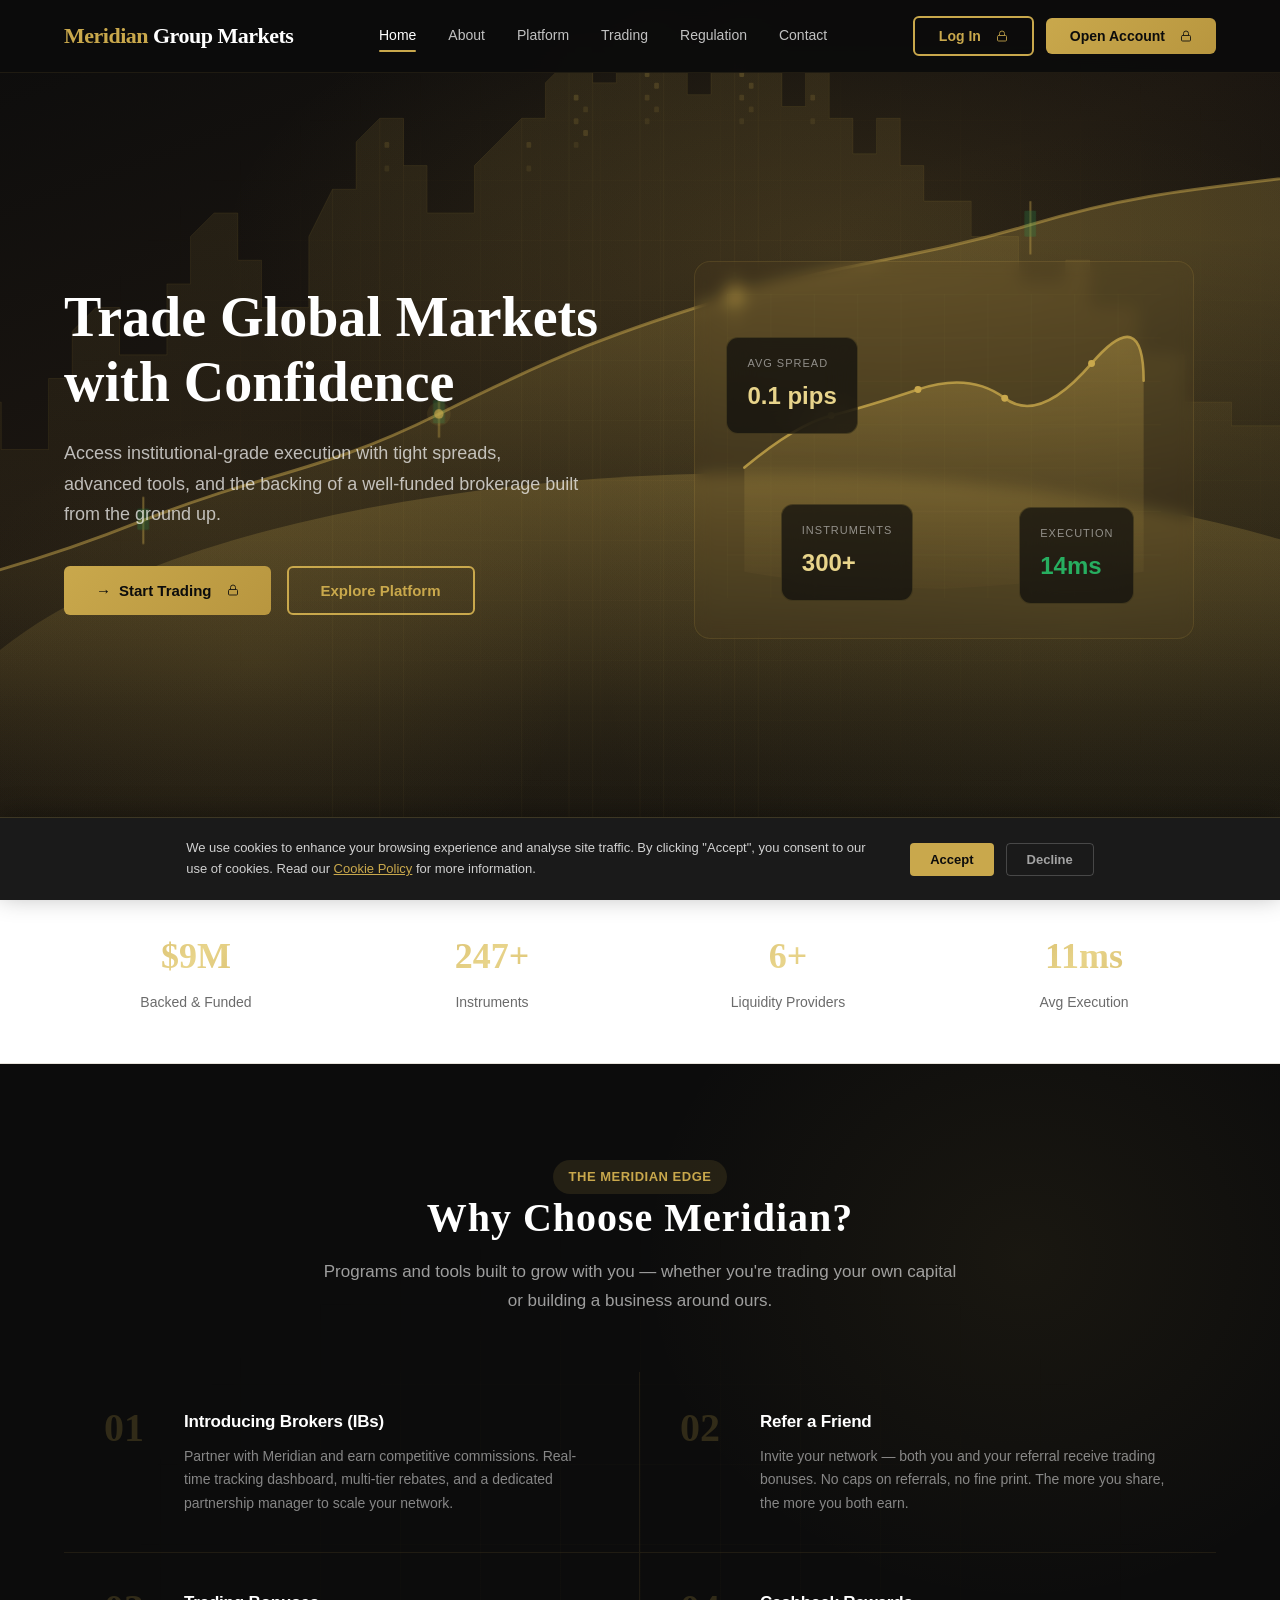
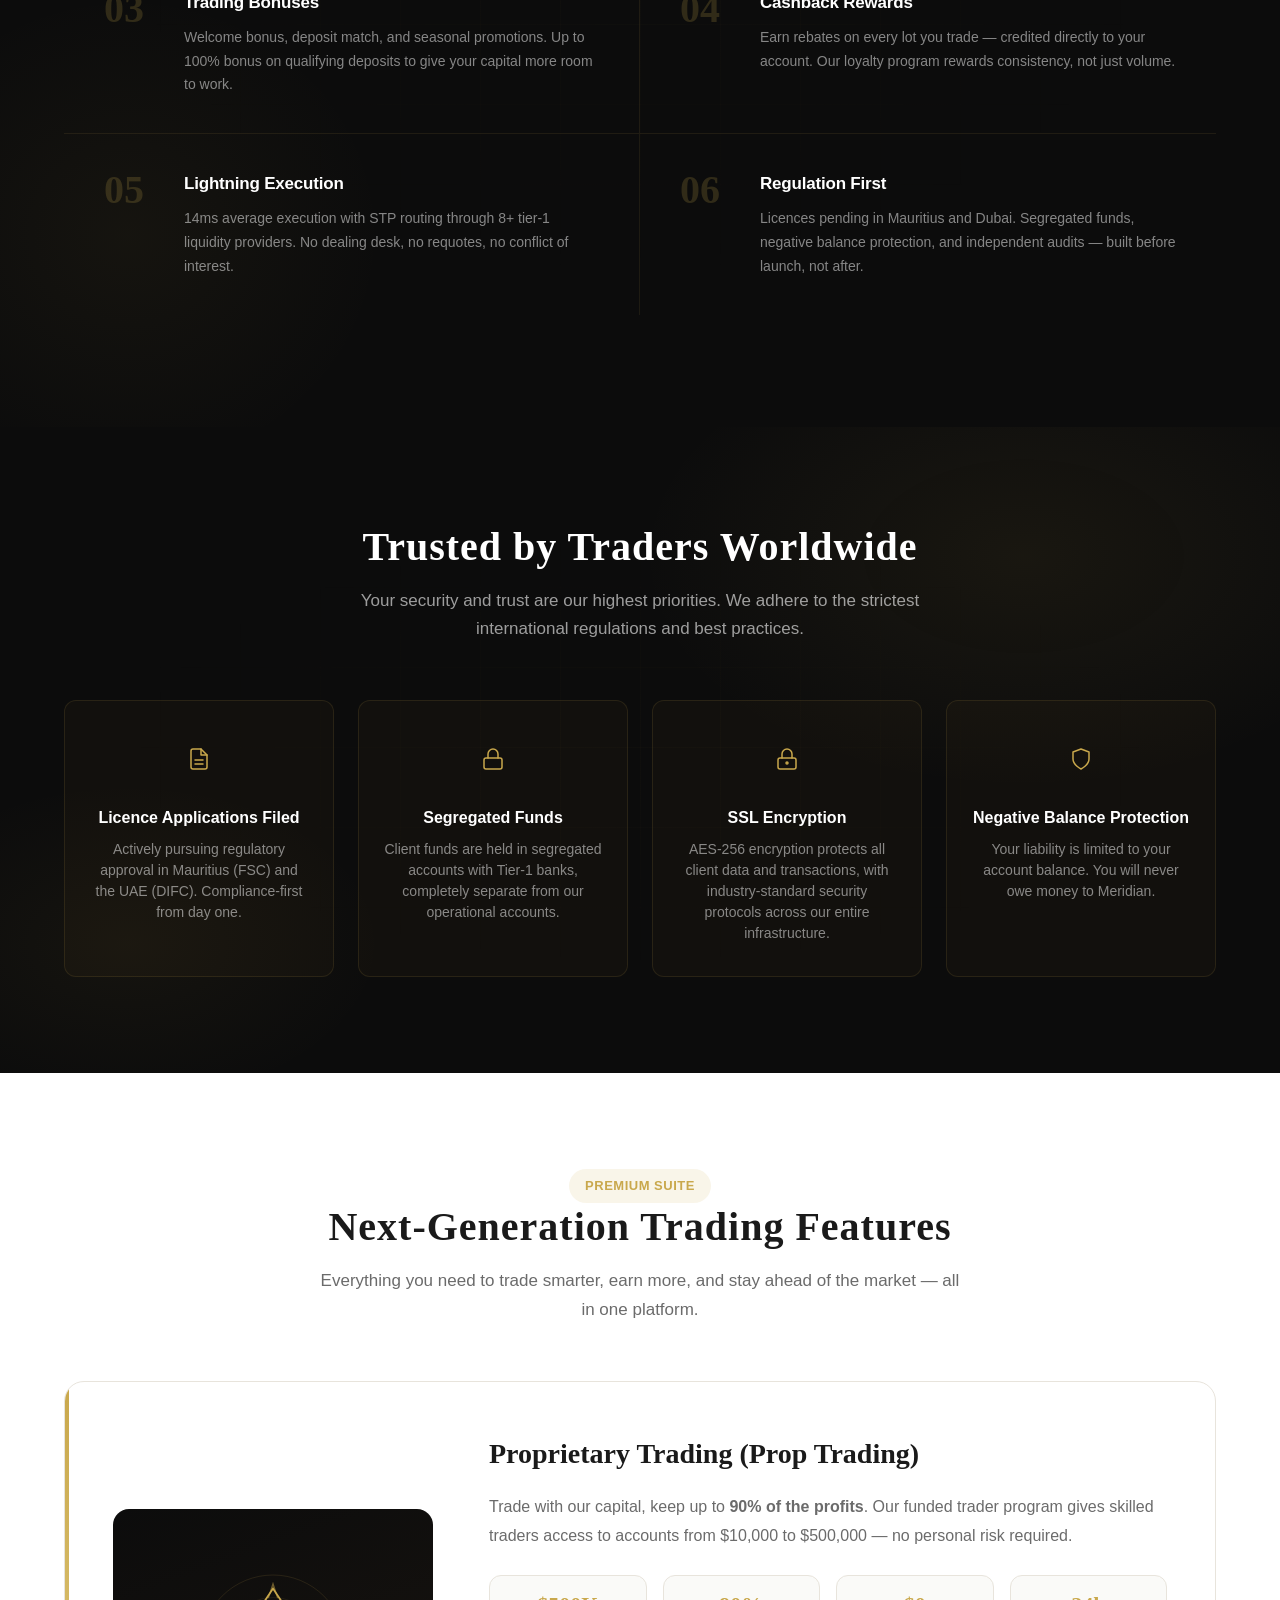
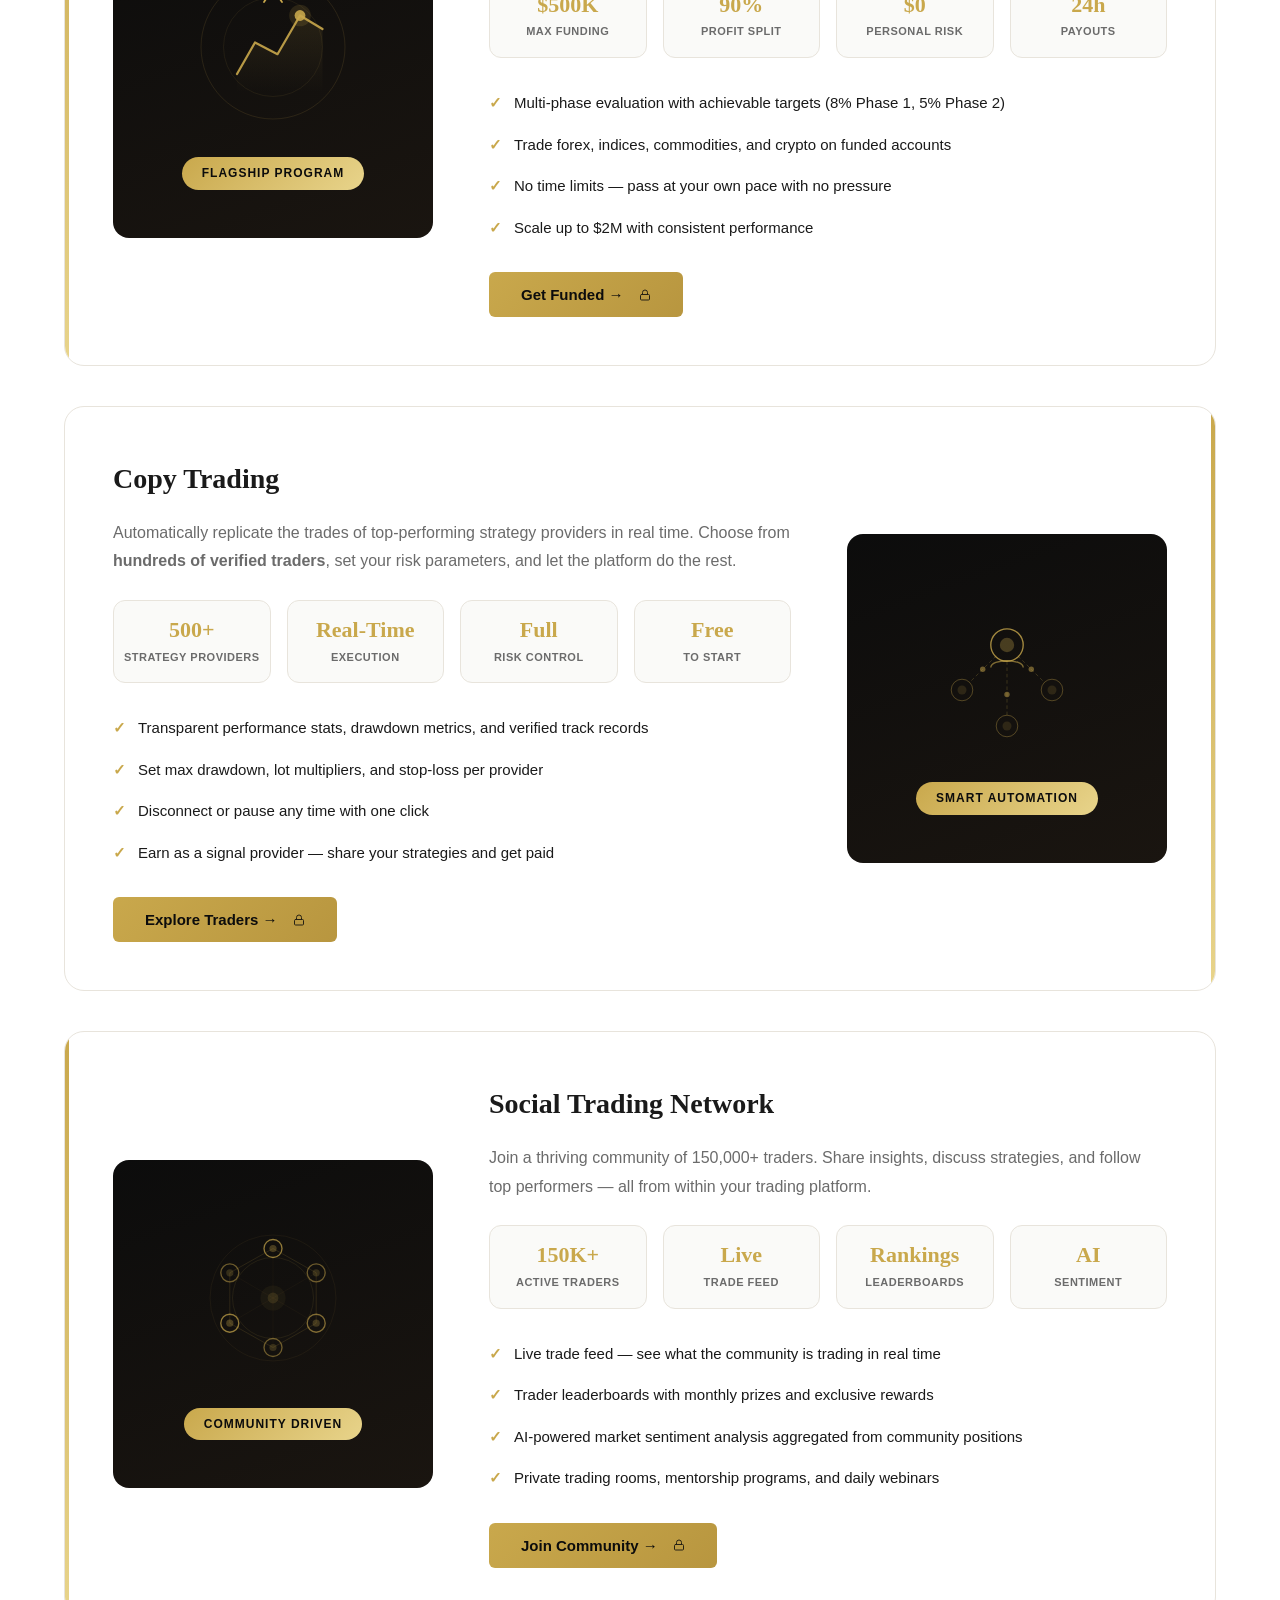
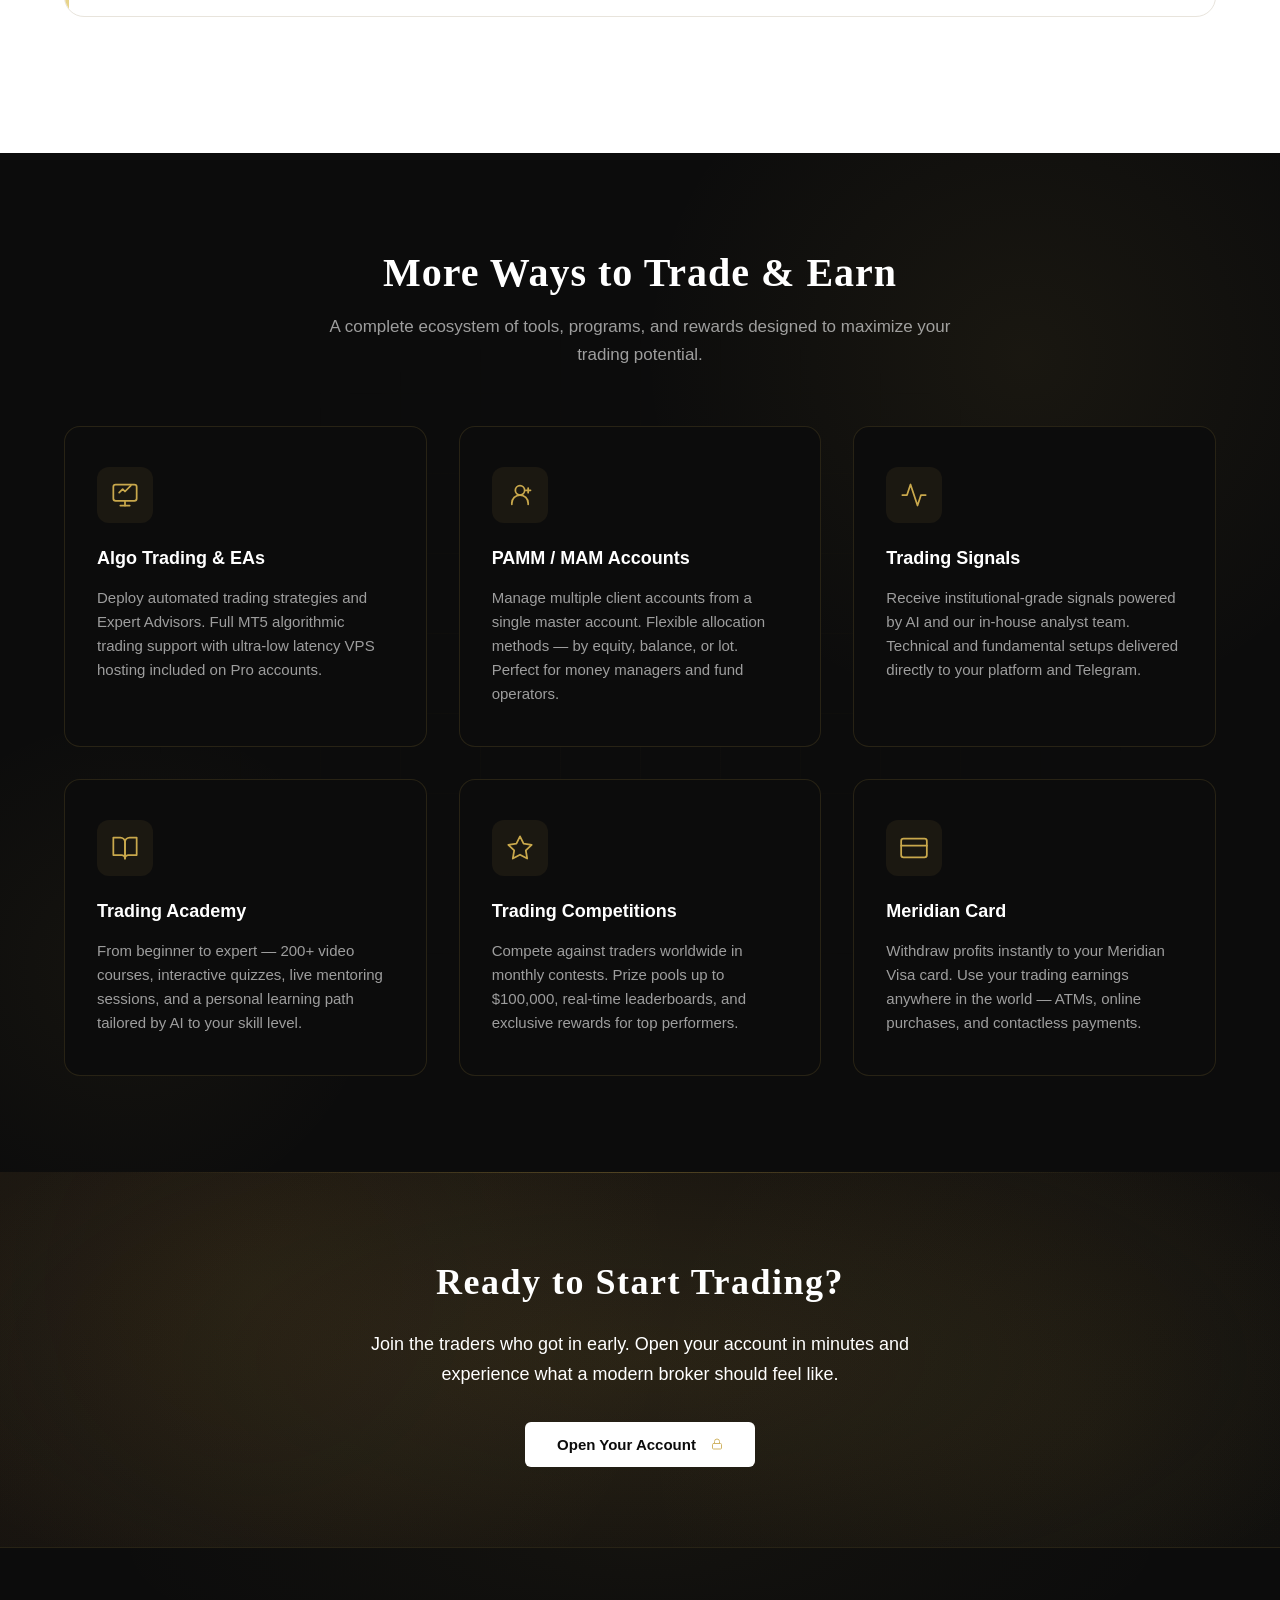
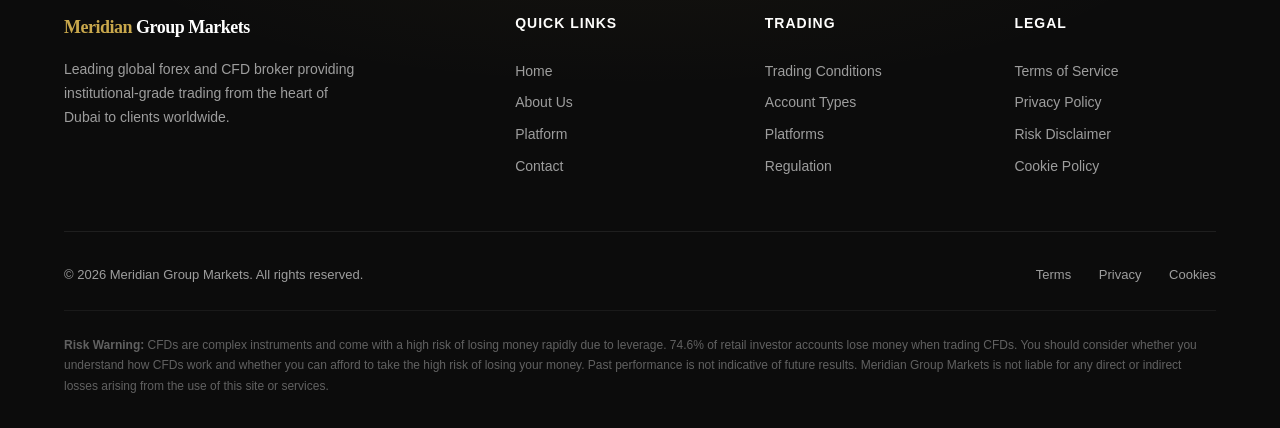
<file: index.html>
<!DOCTYPE html>
<html lang="en">
<head>
  <meta charset="UTF-8">
  <meta name="viewport" content="width=device-width, initial-scale=1.0">
  <title>Meridian Group Markets - Forex & CFD Trading</title>
  <meta name="description" content="Meridian Group Markets is a Dubai-based forex and CFD broker offering institutional-grade execution, tight spreads, and 300+ instruments. Backed by $12M in funding.">
  <link rel="icon" type="image/svg+xml" href="favicon.svg">
  <link rel="stylesheet" href="css/style.css">
</head>
<body>

<!-- ===== HEADER / NAVIGATION ===== -->
<header class="header">
  <div class="container">
    <nav class="nav">
      <div class="nav__logo">
        <span>Meridian</span> Group Markets
      </div>

      <div class="nav__links">
        <a href="index.html" class="active">Home</a>
        <a href="about.html">About</a>
        <a href="platform.html">Platform</a>
        <a href="trading.html">Trading</a>
        <a href="regulation.html">Regulation</a>
        <a href="contact.html">Contact</a>
      </div>

      <div class="nav__cta">
        <button class="btn btn--outline btn--soon">Log In</button>
        <button class="btn btn--primary btn--soon">Open Account</button>
      </div>

      <div class="hamburger">
        <span></span>
        <span></span>
        <span></span>
      </div>
    </nav>
  </div>
</header>

<!-- ===== HERO SECTION ===== -->
<section class="hero">
  <!-- Background: Dubai Skyline + Trading Chart -->
  <div class="hero__bg">
    <svg viewBox="0 0 1440 700" xmlns="http://www.w3.org/2000/svg" preserveAspectRatio="xMidYMax slice">
      <defs>
        <linearGradient id="skyGrad" x1="0" y1="0" x2="0" y2="1">
          <stop offset="0%" stop-color="#C9A84C" stop-opacity=".12"/>
          <stop offset="100%" stop-color="#C9A84C" stop-opacity=".02"/>
        </linearGradient>
        <linearGradient id="glowGrad" x1="0.5" y1="0" x2="0.5" y2="1">
          <stop offset="0%" stop-color="#C9A84C" stop-opacity=".25"/>
          <stop offset="50%" stop-color="#C9A84C" stop-opacity=".06"/>
          <stop offset="100%" stop-color="#C9A84C" stop-opacity="0"/>
        </linearGradient>
        <linearGradient id="chartArea" x1="0" y1="200" x2="0" y2="600" gradientUnits="userSpaceOnUse">
          <stop offset="0%" stop-color="#C9A84C" stop-opacity=".25"/>
          <stop offset="100%" stop-color="#C9A84C" stop-opacity="0"/>
        </linearGradient>
      </defs>

      <!-- Ambient glow behind skyline -->
      <ellipse cx="820" cy="650" rx="700" ry="250" fill="url(#glowGrad)"/>

      <!-- Skyline silhouette -->
      <path d="M0 700 L0 520 L80 520 L80 460 L120 460 L120 400 L140 400 L140 360 L160 340 L180 340 L180 380 L220 380 L220 320 L240 320 L240 280 L260 260 L280 260 L280 300 L320 300 L320 240 L340 240 L340 200 L360 180 L380 180 L380 220 L400 220 L400 260 L440 260 L440 200 L460 160 L480 160 L480 120 L500 100 L520 100 L520 140 L540 140 L540 180 L580 180 L580 140 L600 120 L620 100 L640 100 L640 70 L660 50 L680 50 L680 70 L700 70 L700 50 L720 30 L740 30 L740 50 L760 50 L760 80 L780 80 L780 50 L800 30 L820 30 L820 60 L840 60 L840 90 L860 90 L860 60 L880 60 L880 100 L900 100 L900 130 L920 130 L920 100 L940 100 L940 140 L960 140 L960 170 L1000 170 L1000 200 L1040 200 L1040 240 L1080 240 L1080 220 L1100 220 L1100 260 L1140 260 L1140 300 L1180 300 L1180 340 L1220 340 L1220 360 L1280 360 L1280 400 L1340 400 L1340 440 L1400 440 L1440 460 L1440 700 Z"
        fill="url(#skyGrad)" stroke="rgba(201,168,76,.15)" stroke-width=".5"/>

      <!-- Building vertical lines -->
      <g stroke="#C9A84C" stroke-width=".5" opacity=".08">
        <line x1="660" y1="50" x2="660" y2="700"/><line x1="680" y1="50" x2="680" y2="700"/>
        <line x1="720" y1="30" x2="720" y2="700"/><line x1="740" y1="30" x2="740" y2="700"/>
        <line x1="800" y1="30" x2="800" y2="700"/><line x1="820" y1="30" x2="820" y2="700"/>
        <line x1="500" y1="100" x2="500" y2="700"/><line x1="520" y1="100" x2="520" y2="700"/>
        <line x1="620" y1="100" x2="620" y2="700"/><line x1="460" y1="160" x2="460" y2="700"/>
      </g>

      <!-- Window lights -->
      <g fill="#C9A84C">
        <rect x="664" y="80" width="4" height="5" rx="1" opacity=".2"/>
        <rect x="664" y="100" width="4" height="5" rx="1" opacity=".15"/>
        <rect x="664" y="120" width="4" height="5" rx="1" opacity=".1"/>
        <rect x="672" y="90" width="4" height="5" rx="1" opacity=".12"/>
        <rect x="672" y="110" width="4" height="5" rx="1" opacity=".18"/>
        <rect x="724" y="60" width="4" height="5" rx="1" opacity=".2"/>
        <rect x="724" y="80" width="4" height="5" rx="1" opacity=".15"/>
        <rect x="724" y="100" width="4" height="5" rx="1" opacity=".1"/>
        <rect x="732" y="70" width="4" height="5" rx="1" opacity=".18"/>
        <rect x="732" y="90" width="4" height="5" rx="1" opacity=".12"/>
        <rect x="804" y="60" width="4" height="5" rx="1" opacity=".22"/>
        <rect x="804" y="80" width="4" height="5" rx="1" opacity=".15"/>
        <rect x="804" y="100" width="4" height="5" rx="1" opacity=".1"/>
        <rect x="812" y="70" width="4" height="5" rx="1" opacity=".18"/>
        <rect x="812" y="90" width="4" height="5" rx="1" opacity=".12"/>
        <rect x="504" y="120" width="4" height="5" rx="1" opacity=".15"/>
        <rect x="504" y="140" width="4" height="5" rx="1" opacity=".1"/>
        <rect x="864" y="80" width="4" height="5" rx="1" opacity=".15"/>
        <rect x="864" y="100" width="4" height="5" rx="1" opacity=".1"/>
        <rect x="624" y="120" width="4" height="5" rx="1" opacity=".15"/>
        <rect x="624" y="140" width="4" height="5" rx="1" opacity=".1"/>
      </g>

      <!-- Tower top lights -->
      <g fill="#C9A84C">
        <circle cx="810" cy="28" r="2.5" opacity=".5"/>
        <circle cx="810" cy="28" r="6" opacity=".1"/>
        <circle cx="730" cy="28" r="2.5" opacity=".45"/>
        <circle cx="730" cy="28" r="6" opacity=".08"/>
        <circle cx="670" cy="48" r="2" opacity=".4"/>
        <circle cx="670" cy="48" r="5" opacity=".08"/>
      </g>

      <!-- Upward trending chart line across the scene -->
      <path d="M0 520 C120 500, 200 480, 300 440 S450 400, 550 350 S700 280, 800 250 S950 220, 1050 190 S1200 160, 1350 140 L1440 130"
        stroke="#C9A84C" stroke-width="2.5" stroke-linecap="round" fill="none" opacity=".5"/>

      <!-- Chart area fill -->
      <path d="M0 520 C120 500, 200 480, 300 440 S450 400, 550 350 S700 280, 800 250 S950 220, 1050 190 S1200 160, 1350 140 L1440 130 L1440 700 L0 700 Z"
        fill="url(#chartArea)"/>

      <!-- Candlestick bars -->
      <g opacity=".5">
        <line x1="300" y1="420" x2="300" y2="460" stroke="#C9A84C" stroke-width="1.5"/>
        <rect x="295" y="430" width="10" height="18" fill="#27AE60" opacity=".4" rx="1"/>
        <line x1="550" y1="330" x2="550" y2="370" stroke="#C9A84C" stroke-width="1.5"/>
        <rect x="545" y="338" width="10" height="20" fill="#27AE60" opacity=".4" rx="1"/>
        <line x1="800" y1="230" x2="800" y2="275" stroke="#C9A84C" stroke-width="1.5"/>
        <rect x="795" y="238" width="10" height="22" fill="#C9A84C" opacity=".3" rx="1"/>
        <line x1="1050" y1="170" x2="1050" y2="215" stroke="#C9A84C" stroke-width="1.5"/>
        <rect x="1045" y="178" width="10" height="22" fill="#27AE60" opacity=".4" rx="1"/>
        <line x1="1300" y1="125" x2="1300" y2="165" stroke="#C9A84C" stroke-width="1.5"/>
        <rect x="1295" y="130" width="10" height="22" fill="#27AE60" opacity=".45" rx="1"/>
      </g>

      <!-- Bright data points -->
      <circle cx="550" cy="350" r="4" fill="#C9A84C" opacity=".7"/>
      <circle cx="550" cy="350" r="10" fill="#C9A84C" opacity=".1"/>
      <circle cx="800" cy="250" r="5" fill="#C9A84C" opacity=".8"/>
      <circle cx="800" cy="250" r="12" fill="#C9A84C" opacity=".12"/>
      <circle cx="1300" cy="140" r="4" fill="#C9A84C" opacity=".7"/>
      <circle cx="1300" cy="140" r="10" fill="#C9A84C" opacity=".1"/>
    </svg>
  </div>
  <div class="container">
    <div class="hero__grid">
      <div class="hero__content fade-up">
        <h1>Trade Global Markets with Confidence</h1>
        <p>Access institutional-grade execution with tight spreads, advanced tools, and the backing of a well-funded brokerage built from the ground up.</p>
        <div class="hero__actions">
          <button class="btn btn--primary btn--soon">
            <span>→</span> Start Trading
          </button>
          <button class="btn btn--outline">Explore Platform</button>
        </div>
      </div>

      <div class="hero__visual fade-up">
        <div class="hero__chart">
          <!-- SVG Chart Visualization -->
          <svg viewBox="0 0 500 350" xmlns="http://www.w3.org/2000/svg">
            <!-- Grid background -->
            <defs>
              <pattern id="grid" width="50" height="50" patternUnits="userSpaceOnUse">
                <path d="M 50 0 L 0 0 0 50" fill="none" stroke="rgba(201,168,76,0.06)" stroke-width="1"/>
              </pattern>
              <linearGradient id="chartGrad" x1="0%" y1="0%" x2="0%" y2="100%">
                <stop offset="0%" style="stop-color:rgba(201,168,76,0.35)" />
                <stop offset="100%" style="stop-color:rgba(201,168,76,0.03)" />
              </linearGradient>
            </defs>

            <rect width="500" height="350" fill="url(#grid)"/>

            <!-- Chart curve -->
            <path d="M 20 200 Q 80 150, 120 140 T 220 110 T 320 120 T 420 80 T 480 100"
                  fill="none" stroke="rgba(201,168,76,0.8)" stroke-width="3" stroke-linecap="round"/>

            <!-- Area under curve -->
            <path d="M 20 200 Q 80 150, 120 140 T 220 110 T 320 120 T 420 80 T 480 100 L 480 320 Q 400 330, 250 340 Q 100 335, 20 320 Z"
                  fill="url(#chartGrad)"/>

            <!-- Data points -->
            <circle cx="120" cy="140" r="4" fill="rgba(201,168,76,1)"/>
            <circle cx="220" cy="110" r="4" fill="rgba(201,168,76,1)"/>
            <circle cx="320" cy="120" r="4" fill="rgba(201,168,76,1)"/>
            <circle cx="420" cy="80" r="4" fill="rgba(201,168,76,1)"/>
          </svg>
        </div>

        <!-- Floating stat cards -->
        <div class="floating-stat" style="top: 20%; left: 10%;">
          <div class="floating-stat__label">Avg Spread</div>
          <div class="floating-stat__value cyan">0.1 pips</div>
        </div>
        <div class="floating-stat" style="top: 65%; right: 15%;">
          <div class="floating-stat__label">Execution</div>
          <div class="floating-stat__value green">14ms</div>
        </div>
        <div class="floating-stat" style="bottom: 10%; left: 20%;">
          <div class="floating-stat__label">Instruments</div>
          <div class="floating-stat__value cyan">300+</div>
        </div>
      </div>
    </div>
  </div>
</section>

<!-- ===== TICKER BAR ===== -->
<section class="ticker">
  <div class="ticker__inner">
    <!-- First set of pairs -->
    <div class="ticker__item">
      <span class="pair">EUR/USD</span>
      <span class="price">1.0847</span>
      <span class="change up">+0.0023 (+0.21%)</span>
    </div>
    <div class="ticker__item">
      <span class="pair">GBP/USD</span>
      <span class="price">1.2634</span>
      <span class="change up">+0.0015 (+0.12%)</span>
    </div>
    <div class="ticker__item">
      <span class="pair">USD/JPY</span>
      <span class="price">149.82</span>
      <span class="change down">-0.18 (-0.12%)</span>
    </div>
    <div class="ticker__item">
      <span class="pair">AUD/USD</span>
      <span class="price">0.6512</span>
      <span class="change up">+0.0008 (+0.12%)</span>
    </div>
    <div class="ticker__item">
      <span class="pair">EUR/GBP</span>
      <span class="price">0.8583</span>
      <span class="change down">-0.0007 (-0.08%)</span>
    </div>
    <div class="ticker__item">
      <span class="pair">XAU/USD</span>
      <span class="price">2341.50</span>
      <span class="change up">+12.75 (+0.55%)</span>
    </div>

    <!-- Duplicate for seamless scroll -->
    <div class="ticker__item">
      <span class="pair">EUR/USD</span>
      <span class="price">1.0847</span>
      <span class="change up">+0.0023 (+0.21%)</span>
    </div>
    <div class="ticker__item">
      <span class="pair">GBP/USD</span>
      <span class="price">1.2634</span>
      <span class="change up">+0.0015 (+0.12%)</span>
    </div>
    <div class="ticker__item">
      <span class="pair">USD/JPY</span>
      <span class="price">149.82</span>
      <span class="change down">-0.18 (-0.12%)</span>
    </div>
    <div class="ticker__item">
      <span class="pair">AUD/USD</span>
      <span class="price">0.6512</span>
      <span class="change up">+0.0008 (+0.12%)</span>
    </div>
    <div class="ticker__item">
      <span class="pair">EUR/GBP</span>
      <span class="price">0.8583</span>
      <span class="change down">-0.0007 (-0.08%)</span>
    </div>
    <div class="ticker__item">
      <span class="pair">XAU/USD</span>
      <span class="price">2341.50</span>
      <span class="change up">+12.75 (+0.55%)</span>
    </div>
  </div>
</section>

<!-- ===== STATS BAR ===== -->
<section class="stats-bar">
  <div class="container">
    <div class="stats-bar__grid">
      <div class="stats-bar__item fade-up">
        <h3>$<span data-count="12" data-suffix="M">0</span></h3>
        <p>Backed & Funded</p>
      </div>
      <div class="stats-bar__item fade-up">
        <h3><span data-count="300" data-suffix="+">0</span></h3>
        <p>Instruments</p>
      </div>
      <div class="stats-bar__item fade-up">
        <h3><span data-count="8" data-suffix="">0</span>+</h3>
        <p>Liquidity Providers</p>
      </div>
      <div class="stats-bar__item fade-up">
        <h3><span data-count="14" data-suffix="ms">0</span></h3>
        <p>Avg Execution</p>
      </div>
    </div>
  </div>
</section>

<!-- ===== FEATURES SECTION ===== -->
<section class="section section--dark" style="padding-bottom: 112px;">
  <div class="container">
    <div class="section__header text-center fade-up">
      <span class="badge badge--accent">The Meridian Edge</span>
      <h2>Why Choose Meridian?</h2>
      <p>Programs and tools built to grow with you — whether you're trading your own capital or building a business around ours.</p>
    </div>

    <div class="edge-grid">
      <div class="edge-item fade-up">
        <div class="edge-item__number">01</div>
        <div class="edge-item__content">
          <h3>Introducing Brokers (IBs)</h3>
          <p>Partner with Meridian and earn competitive commissions. Real-time tracking dashboard, multi-tier rebates, and a dedicated partnership manager to scale your network.</p>
        </div>
      </div>

      <div class="edge-item fade-up">
        <div class="edge-item__number">02</div>
        <div class="edge-item__content">
          <h3>Refer a Friend</h3>
          <p>Invite your network — both you and your referral receive trading bonuses. No caps on referrals, no fine print. The more you share, the more you both earn.</p>
        </div>
      </div>

      <div class="edge-item fade-up">
        <div class="edge-item__number">03</div>
        <div class="edge-item__content">
          <h3>Trading Bonuses</h3>
          <p>Welcome bonus, deposit match, and seasonal promotions. Up to 100% bonus on qualifying deposits to give your capital more room to work.</p>
        </div>
      </div>

      <div class="edge-item fade-up">
        <div class="edge-item__number">04</div>
        <div class="edge-item__content">
          <h3>Cashback Rewards</h3>
          <p>Earn rebates on every lot you trade — credited directly to your account. Our loyalty program rewards consistency, not just volume.</p>
        </div>
      </div>

      <div class="edge-item fade-up">
        <div class="edge-item__number">05</div>
        <div class="edge-item__content">
          <h3>Lightning Execution</h3>
          <p>14ms average execution with STP routing through 8+ tier-1 liquidity providers. No dealing desk, no requotes, no conflict of interest.</p>
        </div>
      </div>

      <div class="edge-item fade-up">
        <div class="edge-item__number">06</div>
        <div class="edge-item__content">
          <h3>Regulation First</h3>
          <p>Licences pending in Mauritius and Dubai. Segregated funds, negative balance protection, and independent audits — built before launch, not after.</p>
        </div>
      </div>
    </div>
  </div>
</section>

<!-- ===== TRUST / REGULATION SECTION ===== -->
<section class="section section--dark">
  <div class="container">
    <div class="section__header text-center fade-up">
      <h2>Trusted by Traders Worldwide</h2>
      <p>Your security and trust are our highest priorities. We adhere to the strictest international regulations and best practices.</p>
    </div>

    <div class="trust__grid">
      <div class="trust-card fade-up">
        <div class="trust-card__icon"><svg width="24" height="24" viewBox="0 0 24 24" fill="none" stroke="#C9A84C" stroke-width="1.5" stroke-linecap="round" stroke-linejoin="round"><path d="M14 2H6a2 2 0 00-2 2v16a2 2 0 002 2h12a2 2 0 002-2V8z"/><polyline points="14 2 14 8 20 8"/><line x1="16" y1="13" x2="8" y2="13"/><line x1="16" y1="17" x2="8" y2="17"/></svg></div>
        <h4>Licence Applications Filed</h4>
        <p>Actively pursuing regulatory approval in Mauritius (FSC) and the UAE (DIFC). Compliance-first from day one.</p>
      </div>

      <div class="trust-card fade-up">
        <div class="trust-card__icon"><svg width="24" height="24" viewBox="0 0 24 24" fill="none" stroke="#C9A84C" stroke-width="1.5" stroke-linecap="round" stroke-linejoin="round"><rect x="3" y="11" width="18" height="11" rx="2"/><path d="M7 11V7a5 5 0 0110 0v4"/></svg></div>
        <h4>Segregated Funds</h4>
        <p>Client funds are held in segregated accounts with Tier-1 banks, completely separate from our operational accounts.</p>
      </div>

      <div class="trust-card fade-up">
        <div class="trust-card__icon"><svg width="24" height="24" viewBox="0 0 24 24" fill="none" stroke="#C9A84C" stroke-width="1.5" stroke-linecap="round" stroke-linejoin="round"><rect x="3" y="11" width="18" height="11" rx="2"/><path d="M7 11V7a5 5 0 0110 0v4"/><circle cx="12" cy="16" r="1"/></svg></div>
        <h4>SSL Encryption</h4>
        <p>AES-256 encryption protects all client data and transactions, with industry-standard security protocols across our entire infrastructure.</p>
      </div>

      <div class="trust-card fade-up">
        <div class="trust-card__icon"><svg width="24" height="24" viewBox="0 0 24 24" fill="none" stroke="#C9A84C" stroke-width="1.5" stroke-linecap="round" stroke-linejoin="round"><path d="M12 22s8-4 8-10V5l-8-3-8 3v7c0 6 8 10 8 10z"/></svg></div>
        <h4>Negative Balance Protection</h4>
        <p>Your liability is limited to your account balance. You will never owe money to Meridian.</p>
      </div>
    </div>
  </div>
</section>

<!-- ===== PREMIUM FEATURES SHOWCASE ===== -->
<section class="section section--alt">
  <div class="container">
    <div class="section__header text-center fade-up">
      <span class="badge badge--accent">Premium Suite</span>
      <h2>Next-Generation Trading Features</h2>
      <p>Everything you need to trade smarter, earn more, and stay ahead of the market — all in one platform.</p>
    </div>

    <!-- Prop Trading -->
    <div class="showcase fade-up">
      <div class="showcase__visual">
        <svg class="showcase__svg" viewBox="0 0 200 200" fill="none" xmlns="http://www.w3.org/2000/svg">
          <circle cx="100" cy="100" r="80" stroke="rgba(201,168,76,.15)" stroke-width="1"/>
          <circle cx="100" cy="100" r="55" stroke="rgba(201,168,76,.1)" stroke-width="1"/>
          <path d="M60 130 L80 95 L105 108 L130 65 L155 80" stroke="rgba(201,168,76,.9)" stroke-width="2.5" stroke-linecap="round" stroke-linejoin="round" fill="none"/>
          <path d="M60 130 L80 95 L105 108 L130 65 L155 80 L155 150 L60 150 Z" fill="url(#propGrad)" opacity=".3"/>
          <circle cx="130" cy="65" r="6" fill="#C9A84C" opacity=".9"/>
          <circle cx="130" cy="65" r="12" fill="#C9A84C" opacity=".15"/>
          <path d="M90 50 L100 35 L110 50" stroke="#C9A84C" stroke-width="2" stroke-linecap="round" fill="none"/>
          <path d="M95 45 L100 30 L105 45" stroke="#C9A84C" stroke-width="1.5" stroke-linecap="round" fill="none" opacity=".5"/>
          <defs><linearGradient id="propGrad" x1="100" y1="65" x2="100" y2="150" gradientUnits="userSpaceOnUse"><stop stop-color="#C9A84C" stop-opacity=".4"/><stop offset="1" stop-color="#C9A84C" stop-opacity="0"/></linearGradient></defs>
        </svg>
        <div class="showcase__badge">Flagship Program</div>
      </div>
      <div class="showcase__content">
        <h3>Proprietary Trading (Prop Trading)</h3>
        <p>Trade with our capital, keep up to <strong>90% of the profits</strong>. Our funded trader program gives skilled traders access to accounts from $10,000 to $500,000 — no personal risk required.</p>
        <div class="showcase__highlights">
          <div class="showcase__highlight">
            <span class="showcase__highlight-value">$500K</span>
            <span class="showcase__highlight-label">Max Funding</span>
          </div>
          <div class="showcase__highlight">
            <span class="showcase__highlight-value">90%</span>
            <span class="showcase__highlight-label">Profit Split</span>
          </div>
          <div class="showcase__highlight">
            <span class="showcase__highlight-value">$0</span>
            <span class="showcase__highlight-label">Personal Risk</span>
          </div>
          <div class="showcase__highlight">
            <span class="showcase__highlight-value">24h</span>
            <span class="showcase__highlight-label">Payouts</span>
          </div>
        </div>
        <ul class="feature-list">
          <li>Multi-phase evaluation with achievable targets (8% Phase 1, 5% Phase 2)</li>
          <li>Trade forex, indices, commodities, and crypto on funded accounts</li>
          <li>No time limits — pass at your own pace with no pressure</li>
          <li>Scale up to $2M with consistent performance</li>
        </ul>
        <button class="btn btn--primary btn--soon" style="margin-top: 24px;">Get Funded →</button>
      </div>
    </div>

    <!-- Copy Trading -->
    <div class="showcase showcase--reverse fade-up">
      <div class="showcase__visual">
        <svg class="showcase__svg" viewBox="0 0 200 200" fill="none" xmlns="http://www.w3.org/2000/svg">
          <circle cx="100" cy="70" r="18" stroke="#C9A84C" stroke-width="1.5" opacity=".8"/>
          <circle cx="100" cy="70" r="8" fill="#C9A84C" opacity=".3"/>
          <path d="M82 95 C82 85, 118 85, 118 95" stroke="#C9A84C" stroke-width="1.5" fill="none" opacity=".6"/>
          <!-- Left follower -->
          <circle cx="50" cy="120" r="12" stroke="#C9A84C" stroke-width="1" opacity=".4"/>
          <circle cx="50" cy="120" r="5" fill="#C9A84C" opacity=".15"/>
          <!-- Right follower -->
          <circle cx="150" cy="120" r="12" stroke="#C9A84C" stroke-width="1" opacity=".4"/>
          <circle cx="150" cy="120" r="5" fill="#C9A84C" opacity=".15"/>
          <!-- Bottom follower -->
          <circle cx="100" cy="160" r="12" stroke="#C9A84C" stroke-width="1" opacity=".4"/>
          <circle cx="100" cy="160" r="5" fill="#C9A84C" opacity=".15"/>
          <!-- Connection lines -->
          <line x1="88" y1="82" x2="58" y2="112" stroke="#C9A84C" stroke-width="1" opacity=".25" stroke-dasharray="4 3"/>
          <line x1="112" y1="82" x2="142" y2="112" stroke="#C9A84C" stroke-width="1" opacity=".25" stroke-dasharray="4 3"/>
          <line x1="100" y1="88" x2="100" y2="148" stroke="#C9A84C" stroke-width="1" opacity=".25" stroke-dasharray="4 3"/>
          <!-- Signal pulses -->
          <circle cx="73" cy="97" r="3" fill="#C9A84C" opacity=".5"/>
          <circle cx="127" cy="97" r="3" fill="#C9A84C" opacity=".5"/>
          <circle cx="100" cy="125" r="3" fill="#C9A84C" opacity=".5"/>
        </svg>
        <div class="showcase__badge">Smart Automation</div>
      </div>
      <div class="showcase__content">
        <h3>Copy Trading</h3>
        <p>Automatically replicate the trades of top-performing strategy providers in real time. Choose from <strong>hundreds of verified traders</strong>, set your risk parameters, and let the platform do the rest.</p>
        <div class="showcase__highlights">
          <div class="showcase__highlight">
            <span class="showcase__highlight-value">500+</span>
            <span class="showcase__highlight-label">Strategy Providers</span>
          </div>
          <div class="showcase__highlight">
            <span class="showcase__highlight-value">Real-Time</span>
            <span class="showcase__highlight-label">Execution</span>
          </div>
          <div class="showcase__highlight">
            <span class="showcase__highlight-value">Full</span>
            <span class="showcase__highlight-label">Risk Control</span>
          </div>
          <div class="showcase__highlight">
            <span class="showcase__highlight-value">Free</span>
            <span class="showcase__highlight-label">To Start</span>
          </div>
        </div>
        <ul class="feature-list">
          <li>Transparent performance stats, drawdown metrics, and verified track records</li>
          <li>Set max drawdown, lot multipliers, and stop-loss per provider</li>
          <li>Disconnect or pause any time with one click</li>
          <li>Earn as a signal provider — share your strategies and get paid</li>
        </ul>
        <button class="btn btn--primary btn--soon" style="margin-top: 24px;">Explore Traders →</button>
      </div>
    </div>

    <!-- Social Trading -->
    <div class="showcase fade-up">
      <div class="showcase__visual">
        <svg class="showcase__svg" viewBox="0 0 200 200" fill="none" xmlns="http://www.w3.org/2000/svg">
          <!-- Central hub -->
          <circle cx="100" cy="100" r="70" stroke="rgba(201,168,76,.08)" stroke-width="1"/>
          <circle cx="100" cy="100" r="45" stroke="rgba(201,168,76,.12)" stroke-width="1"/>
          <!-- People nodes around the circle -->
          <circle cx="100" cy="45" r="10" stroke="#C9A84C" stroke-width="1.5" opacity=".7"/>
          <circle cx="148" cy="72" r="10" stroke="#C9A84C" stroke-width="1.5" opacity=".5"/>
          <circle cx="148" cy="128" r="10" stroke="#C9A84C" stroke-width="1.5" opacity=".6"/>
          <circle cx="100" cy="155" r="10" stroke="#C9A84C" stroke-width="1.5" opacity=".5"/>
          <circle cx="52" cy="128" r="10" stroke="#C9A84C" stroke-width="1.5" opacity=".7"/>
          <circle cx="52" cy="72" r="10" stroke="#C9A84C" stroke-width="1.5" opacity=".5"/>
          <!-- Connection web -->
          <line x1="100" y1="45" x2="148" y2="72" stroke="#C9A84C" stroke-width=".8" opacity=".2"/>
          <line x1="148" y1="72" x2="148" y2="128" stroke="#C9A84C" stroke-width=".8" opacity=".2"/>
          <line x1="148" y1="128" x2="100" y2="155" stroke="#C9A84C" stroke-width=".8" opacity=".2"/>
          <line x1="100" y1="155" x2="52" y2="128" stroke="#C9A84C" stroke-width=".8" opacity=".2"/>
          <line x1="52" y1="128" x2="52" y2="72" stroke="#C9A84C" stroke-width=".8" opacity=".2"/>
          <line x1="52" y1="72" x2="100" y2="45" stroke="#C9A84C" stroke-width=".8" opacity=".2"/>
          <!-- Cross connections -->
          <line x1="100" y1="45" x2="100" y2="155" stroke="#C9A84C" stroke-width=".5" opacity=".1"/>
          <line x1="52" y1="72" x2="148" y2="128" stroke="#C9A84C" stroke-width=".5" opacity=".1"/>
          <line x1="148" y1="72" x2="52" y2="128" stroke="#C9A84C" stroke-width=".5" opacity=".1"/>
          <!-- Inner node fills -->
          <circle cx="100" cy="45" r="4" fill="#C9A84C" opacity=".3"/>
          <circle cx="148" cy="72" r="4" fill="#C9A84C" opacity=".2"/>
          <circle cx="148" cy="128" r="4" fill="#C9A84C" opacity=".25"/>
          <circle cx="100" cy="155" r="4" fill="#C9A84C" opacity=".2"/>
          <circle cx="52" cy="128" r="4" fill="#C9A84C" opacity=".3"/>
          <circle cx="52" cy="72" r="4" fill="#C9A84C" opacity=".2"/>
          <!-- Center glow -->
          <circle cx="100" cy="100" r="14" fill="#C9A84C" opacity=".06"/>
          <circle cx="100" cy="100" r="6" fill="#C9A84C" opacity=".15"/>
        </svg>
        <div class="showcase__badge">Community Driven</div>
      </div>
      <div class="showcase__content">
        <h3>Social Trading Network</h3>
        <p>Join a thriving community of 150,000+ traders. Share insights, discuss strategies, and follow top performers — all from within your trading platform.</p>
        <div class="showcase__highlights">
          <div class="showcase__highlight">
            <span class="showcase__highlight-value">150K+</span>
            <span class="showcase__highlight-label">Active Traders</span>
          </div>
          <div class="showcase__highlight">
            <span class="showcase__highlight-value">Live</span>
            <span class="showcase__highlight-label">Trade Feed</span>
          </div>
          <div class="showcase__highlight">
            <span class="showcase__highlight-value">Rankings</span>
            <span class="showcase__highlight-label">Leaderboards</span>
          </div>
          <div class="showcase__highlight">
            <span class="showcase__highlight-value">AI</span>
            <span class="showcase__highlight-label">Sentiment</span>
          </div>
        </div>
        <ul class="feature-list">
          <li>Live trade feed — see what the community is trading in real time</li>
          <li>Trader leaderboards with monthly prizes and exclusive rewards</li>
          <li>AI-powered market sentiment analysis aggregated from community positions</li>
          <li>Private trading rooms, mentorship programs, and daily webinars</li>
        </ul>
        <button class="btn btn--primary btn--soon" style="margin-top: 24px;">Join Community →</button>
      </div>
    </div>
  </div>
</section>

<!-- ===== MORE FLASHY FEATURES GRID ===== -->
<section class="section section--dark">
  <div class="container">
    <div class="section__header text-center fade-up">
      <h2>More Ways to Trade & Earn</h2>
      <p>A complete ecosystem of tools, programs, and rewards designed to maximize your trading potential.</p>
    </div>

    <div class="features__grid">
      <div class="feature-card fade-up" style="background: var(--bg-dark); border-color: rgba(201,168,76,.15); color: var(--white);">
        <div class="feature-card__icon" style="background: rgba(201,168,76,.08);">
          <svg width="28" height="28" viewBox="0 0 24 24" fill="none" stroke="#C9A84C" stroke-width="1.5" stroke-linecap="round" stroke-linejoin="round">
            <rect x="2" y="3" width="20" height="14" rx="2"/><line x1="8" y1="21" x2="16" y2="21"/><line x1="12" y1="17" x2="12" y2="21"/><path d="M7 10l3-3 2 2 5-5"/>
          </svg>
        </div>
        <h3 style="color: var(--white);">Algo Trading & EAs</h3>
        <p style="color: rgba(255,255,255,.6);">Deploy automated trading strategies and Expert Advisors. Full MT5 algorithmic trading support with ultra-low latency VPS hosting included on Pro accounts.</p>
      </div>

      <div class="feature-card fade-up" style="background: var(--bg-dark); border-color: rgba(201,168,76,.15); color: var(--white);">
        <div class="feature-card__icon" style="background: rgba(201,168,76,.08);">
          <svg width="28" height="28" viewBox="0 0 24 24" fill="none" stroke="#C9A84C" stroke-width="1.5" stroke-linecap="round" stroke-linejoin="round">
            <circle cx="12" cy="8" r="4"/><path d="M5 20v-1a7 7 0 0114 0v1"/><path d="M17 8h4m-2-2v4"/>
          </svg>
        </div>
        <h3 style="color: var(--white);">PAMM / MAM Accounts</h3>
        <p style="color: rgba(255,255,255,.6);">Manage multiple client accounts from a single master account. Flexible allocation methods — by equity, balance, or lot. Perfect for money managers and fund operators.</p>
      </div>

      <div class="feature-card fade-up" style="background: var(--bg-dark); border-color: rgba(201,168,76,.15); color: var(--white);">
        <div class="feature-card__icon" style="background: rgba(201,168,76,.08);">
          <svg width="28" height="28" viewBox="0 0 24 24" fill="none" stroke="#C9A84C" stroke-width="1.5" stroke-linecap="round" stroke-linejoin="round">
            <path d="M22 12h-4l-3 9L9 3l-3 9H2"/></svg>
        </div>
        <h3 style="color: var(--white);">Trading Signals</h3>
        <p style="color: rgba(255,255,255,.6);">Receive institutional-grade signals powered by AI and our in-house analyst team. Technical and fundamental setups delivered directly to your platform and Telegram.</p>
      </div>

      <div class="feature-card fade-up" style="background: var(--bg-dark); border-color: rgba(201,168,76,.15); color: var(--white);">
        <div class="feature-card__icon" style="background: rgba(201,168,76,.08);">
          <svg width="28" height="28" viewBox="0 0 24 24" fill="none" stroke="#C9A84C" stroke-width="1.5" stroke-linecap="round" stroke-linejoin="round">
            <path d="M2 3h6a4 4 0 014 4v14a3 3 0 00-3-3H2z"/><path d="M22 3h-6a4 4 0 00-4 4v14a3 3 0 013-3h7z"/>
          </svg>
        </div>
        <h3 style="color: var(--white);">Trading Academy</h3>
        <p style="color: rgba(255,255,255,.6);">From beginner to expert — 200+ video courses, interactive quizzes, live mentoring sessions, and a personal learning path tailored by AI to your skill level.</p>
      </div>

      <div class="feature-card fade-up" style="background: var(--bg-dark); border-color: rgba(201,168,76,.15); color: var(--white);">
        <div class="feature-card__icon" style="background: rgba(201,168,76,.08);">
          <svg width="28" height="28" viewBox="0 0 24 24" fill="none" stroke="#C9A84C" stroke-width="1.5" stroke-linecap="round" stroke-linejoin="round">
            <polygon points="12 2 15.09 8.26 22 9.27 17 14.14 18.18 21.02 12 17.77 5.82 21.02 7 14.14 2 9.27 8.91 8.26 12 2"/>
          </svg>
        </div>
        <h3 style="color: var(--white);">Trading Competitions</h3>
        <p style="color: rgba(255,255,255,.6);">Compete against traders worldwide in monthly contests. Prize pools up to $100,000, real-time leaderboards, and exclusive rewards for top performers.</p>
      </div>

      <div class="feature-card fade-up" style="background: var(--bg-dark); border-color: rgba(201,168,76,.15); color: var(--white);">
        <div class="feature-card__icon" style="background: rgba(201,168,76,.08);">
          <svg width="28" height="28" viewBox="0 0 24 24" fill="none" stroke="#C9A84C" stroke-width="1.5" stroke-linecap="round" stroke-linejoin="round">
            <rect x="1" y="4" width="22" height="16" rx="2"/><line x1="1" y1="10" x2="23" y2="10"/>
          </svg>
        </div>
        <h3 style="color: var(--white);">Meridian Card</h3>
        <p style="color: rgba(255,255,255,.6);">Withdraw profits instantly to your Meridian Visa card. Use your trading earnings anywhere in the world — ATMs, online purchases, and contactless payments.</p>
      </div>
    </div>
  </div>
</section>

<!-- ===== CTA SECTION ===== -->
<section class="cta-section">
  <div class="container">
    <h2 class="fade-up">Ready to Start Trading?</h2>
    <p class="fade-up">Join the traders who got in early. Open your account in minutes and experience what a modern broker should feel like.</p>
    <div class="fade-up">
      <button class="btn btn--white btn--soon">Open Your Account</button>
    </div>
  </div>
</section>

<!-- ===== FOOTER ===== -->
<footer class="footer">
  <div class="container">
    <div class="footer__grid">
      <div class="footer__brand">
        <div style="font-size: 18px; font-weight: 800; color: var(--white); letter-spacing: -0.5px; font-family: 'Cinzel', serif;">
          <span style="color: var(--accent);">Meridian</span> Group Markets
        </div>
        <p>Leading global forex and CFD broker providing institutional-grade trading from the heart of Dubai to clients worldwide.</p>
      </div>

      <div class="footer__col">
        <h4>Quick Links</h4>
        <a href="index.html">Home</a>
        <a href="about.html">About Us</a>
        <a href="platform.html">Platform</a>
        <a href="contact.html">Contact</a>
      </div>

      <div class="footer__col">
        <h4>Trading</h4>
        <a href="trading.html">Trading Conditions</a>
        <a href="trading.html">Account Types</a>
        <a href="platform.html">Platforms</a>
        <a href="regulation.html">Regulation</a>
      </div>

      <div class="footer__col">
        <h4>Legal</h4>
        <a href="#">Terms of Service</a>
        <a href="#">Privacy Policy</a>
        <a href="#">Risk Disclaimer</a>
        <a href="#">Cookie Policy</a>
      </div>
    </div>

    <div class="footer__bottom">
      <span>&copy; 2026 Meridian Group Markets. All rights reserved.</span>
      <div>
        <a href="#">Terms</a>
        <a href="#">Privacy</a>
        <a href="#">Cookies</a>
      </div>
    </div>

    <div class="footer__disclaimer">
      <strong>Risk Warning:</strong> CFDs are complex instruments and come with a high risk of losing money rapidly due to leverage. 74.6% of retail investor accounts lose money when trading CFDs. You should consider whether you understand how CFDs work and whether you can afford to take the high risk of losing your money. Past performance is not indicative of future results. Meridian Group Markets is not liable for any direct or indirect losses arising from the use of this site or services.
    </div>
  </div>
</footer>

<!-- Cookie Consent -->
<div class="cookie-banner">
  <p>We use cookies to enhance your browsing experience and analyse site traffic. By clicking "Accept", you consent to our use of cookies. Read our <a href="#">Cookie Policy</a> for more information.</p>
  <div class="cookie-banner__actions">
    <button class="cookie-banner__btn cookie-banner__btn--accept">Accept</button>
    <button class="cookie-banner__btn cookie-banner__btn--decline">Decline</button>
  </div>
</div>

<!-- Scripts -->
<script src="js/main.js"></script>

</body>
</html>
</file>
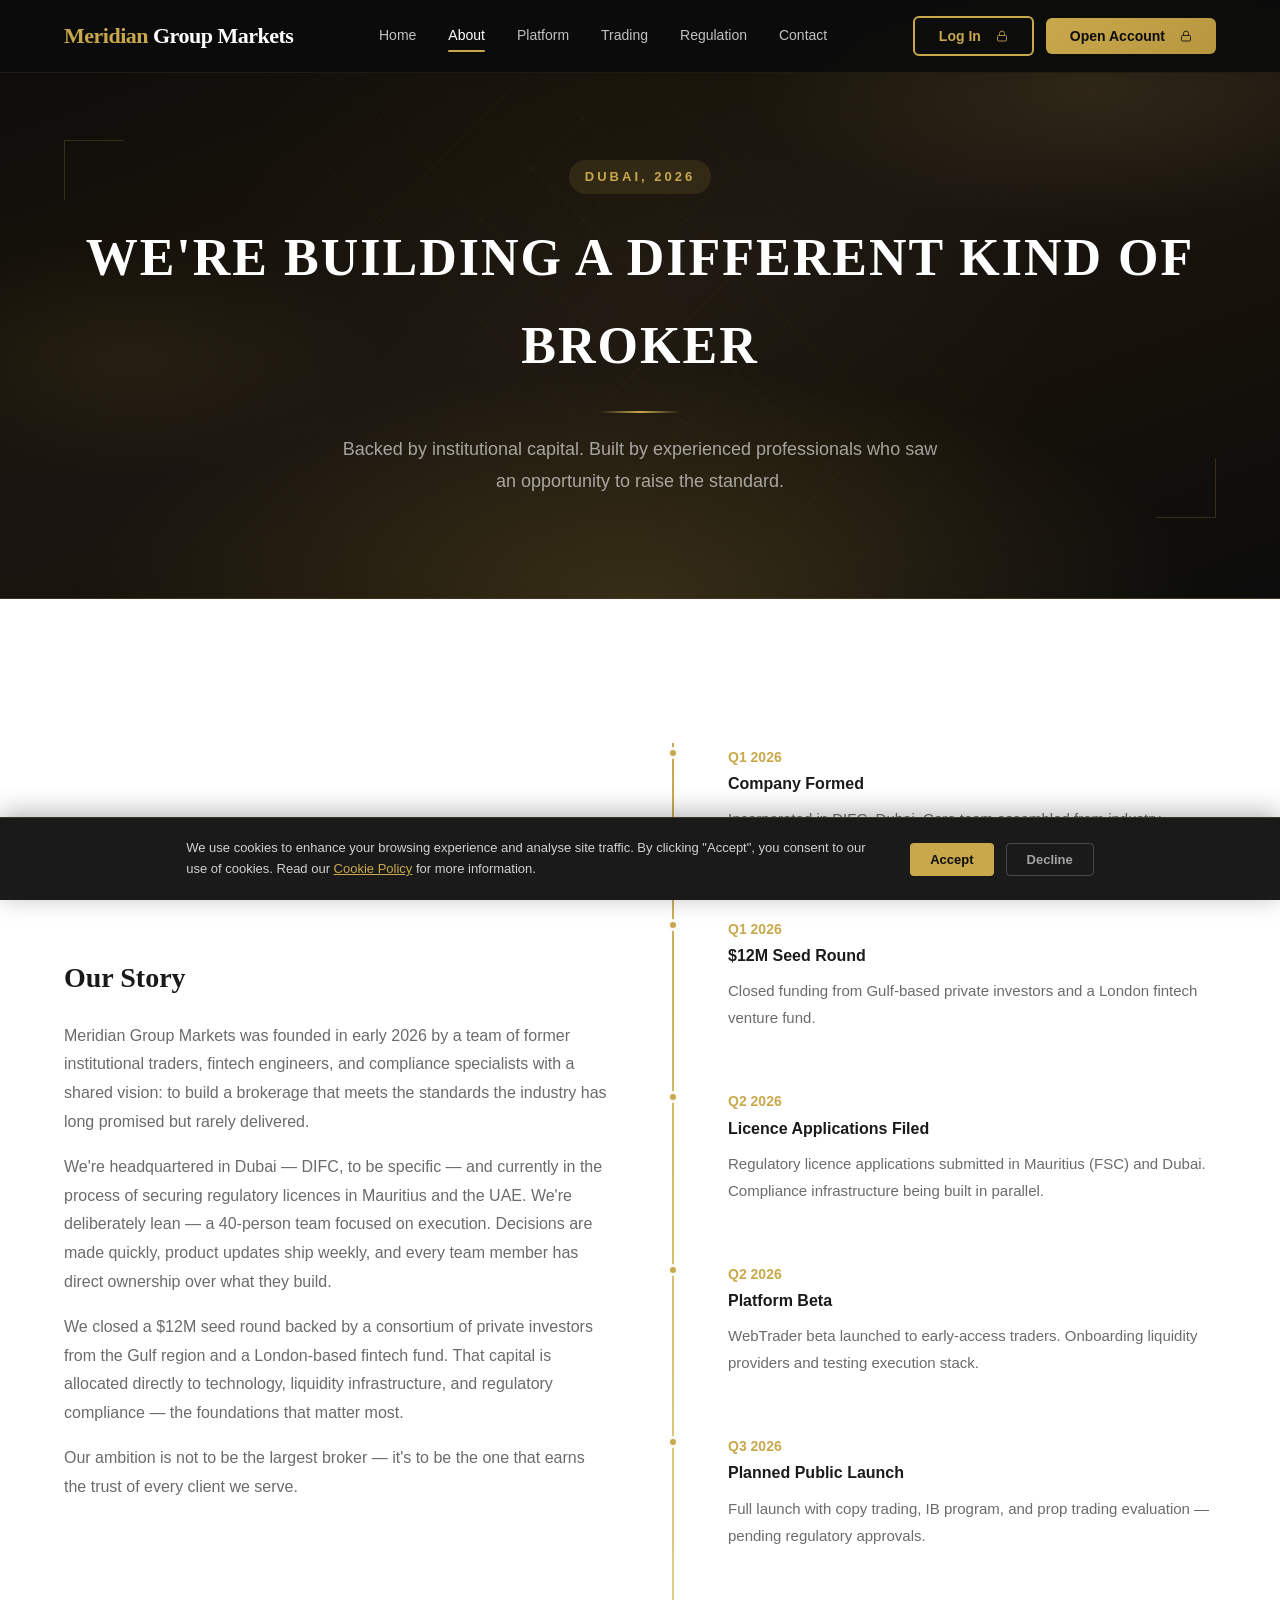
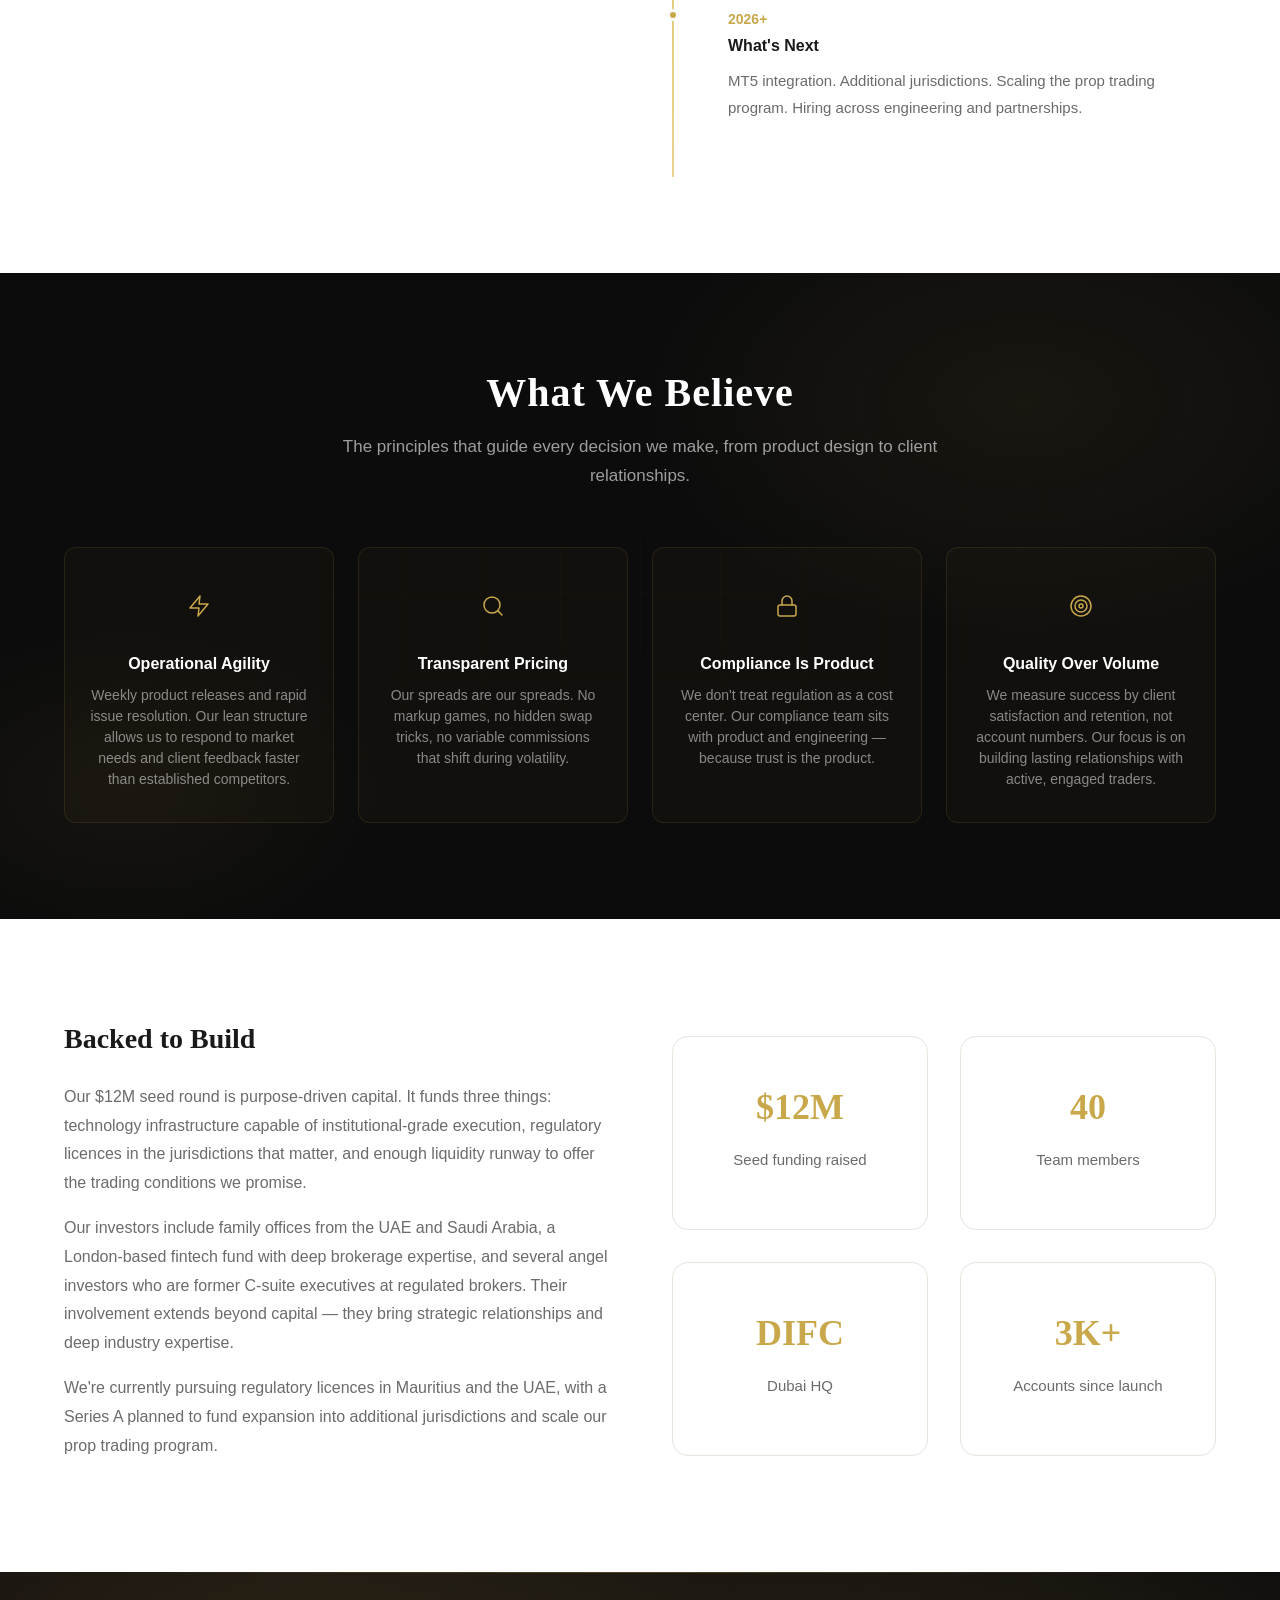
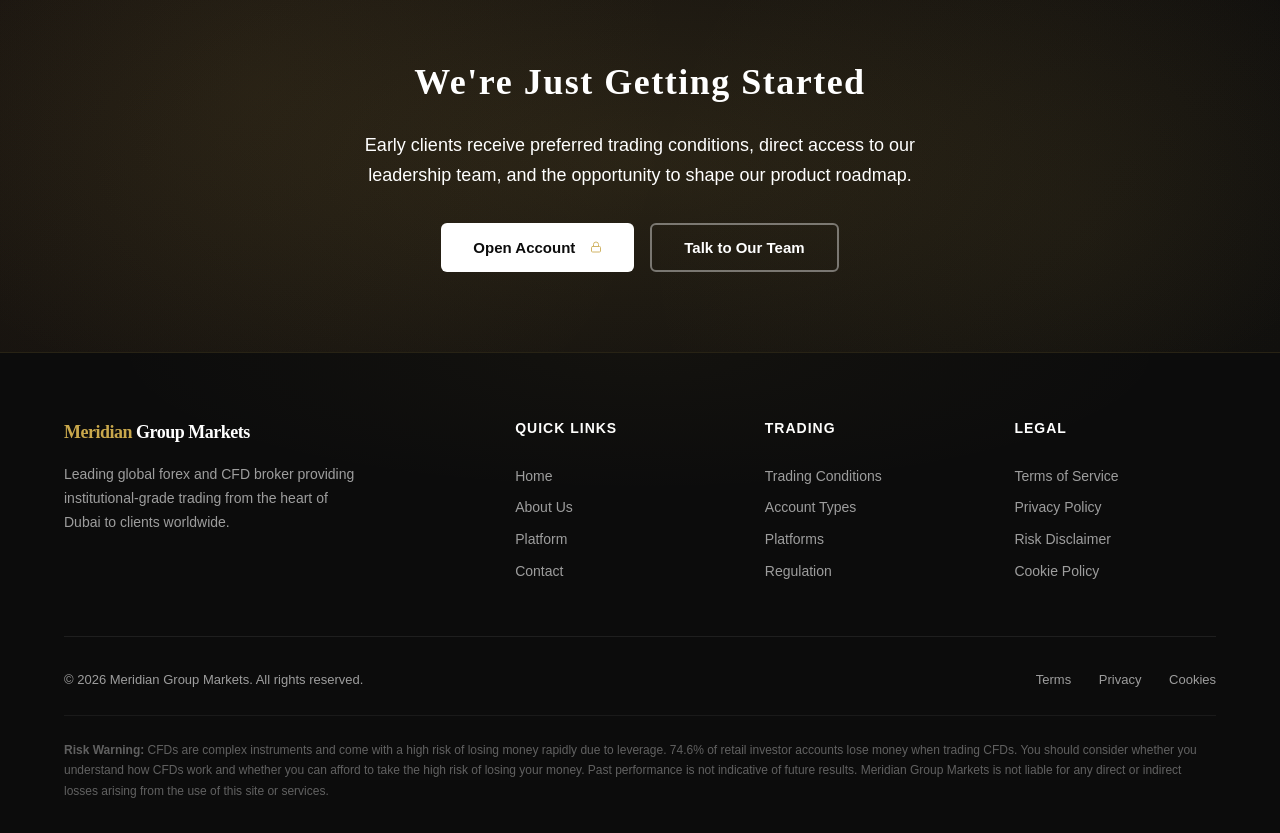
<file: about.html>
<!DOCTYPE html>
<html lang="en">
<head>
  <meta charset="UTF-8">
  <meta name="viewport" content="width=device-width, initial-scale=1.0">
  <title>About Us - Meridian Group Markets</title>
  <meta name="description" content="Learn about Meridian Group Markets — a Dubai-headquartered forex broker founded in 2026, backed by $12M in institutional capital, with regulatory licences pending in Mauritius and the UAE.">
  <link rel="icon" type="image/svg+xml" href="favicon.svg">
  <link rel="stylesheet" href="css/style.css">
</head>
<body>
  <!-- Header / Navigation -->
  <header class="header">
    <div class="container">
      <nav class="nav">
        <div class="nav__logo"><span>Meridian</span> Group Markets</div>
        <div class="nav__links">
          <a href="index.html">Home</a>
          <a href="about.html" class="active">About</a>
          <a href="platform.html">Platform</a>
          <a href="trading.html">Trading</a>
          <a href="regulation.html">Regulation</a>
          <a href="contact.html">Contact</a>
        </div>
        <div class="nav__cta">
          <button class="btn btn--outline btn--soon">Log In</button>
          <button class="btn btn--primary btn--soon">Open Account</button>
        </div>
        <div class="hamburger">
          <span></span>
          <span></span>
          <span></span>
        </div>
      </nav>
    </div>
  </header>

  <!-- Page Header -->
  <section class="page-header">
    <div class="container">
      <span class="badge badge--accent fade-up">Dubai, 2026</span>
      <h1 class="fade-up">We're Building a Different Kind of Broker</h1>
      <p class="fade-up">Backed by institutional capital. Built by experienced professionals who saw an opportunity to raise the standard.</p>
    </div>
  </section>

  <!-- Our Story Section -->
  <section class="section section--alt">
    <div class="container">
      <div class="about-grid">
        <!-- Left Column: Content -->
        <div>
          <h3 class="fade-up">Our Story</h3>
          <p class="fade-up">
            Meridian Group Markets was founded in early 2026 by a team of former institutional traders, fintech engineers, and compliance specialists with a shared vision: to build a brokerage that meets the standards the industry has long promised but rarely delivered.
          </p>
          <p class="fade-up">
            We're headquartered in Dubai — DIFC, to be specific — and currently in the process of securing regulatory licences in Mauritius and the UAE. We're deliberately lean — a 40-person team focused on execution. Decisions are made quickly, product updates ship weekly, and every team member has direct ownership over what they build.
          </p>
          <p class="fade-up">
            We closed a $12M seed round backed by a consortium of private investors from the Gulf region and a London-based fintech fund. That capital is allocated directly to technology, liquidity infrastructure, and regulatory compliance — the foundations that matter most.
          </p>
          <p class="fade-up">
            Our ambition is not to be the largest broker — it's to be the one that earns the trust of every client we serve.
          </p>
        </div>

        <!-- Right Column: Timeline -->
        <div>
          <div class="timeline fade-up">
            <div class="timeline__item">
              <span class="year">Q1 2026</span>
              <h4>Company Formed</h4>
              <p>Incorporated in DIFC, Dubai. Core team assembled from industry veterans across retail brokerage and tier-1 liquidity providers.</p>
            </div>
            <div class="timeline__item">
              <span class="year">Q1 2026</span>
              <h4>$12M Seed Round</h4>
              <p>Closed funding from Gulf-based private investors and a London fintech venture fund.</p>
            </div>
            <div class="timeline__item">
              <span class="year">Q2 2026</span>
              <h4>Licence Applications Filed</h4>
              <p>Regulatory licence applications submitted in Mauritius (FSC) and Dubai. Compliance infrastructure being built in parallel.</p>
            </div>
            <div class="timeline__item">
              <span class="year">Q2 2026</span>
              <h4>Platform Beta</h4>
              <p>WebTrader beta launched to early-access traders. Onboarding liquidity providers and testing execution stack.</p>
            </div>
            <div class="timeline__item">
              <span class="year">Q3 2026</span>
              <h4>Planned Public Launch</h4>
              <p>Full launch with copy trading, IB program, and prop trading evaluation — pending regulatory approvals.</p>
            </div>
            <div class="timeline__item">
              <span class="year">2026+</span>
              <h4>What's Next</h4>
              <p>MT5 integration. Additional jurisdictions. Scaling the prop trading program. Hiring across engineering and partnerships.</p>
            </div>
          </div>
        </div>
      </div>
    </div>
  </section>

  <!-- What We Believe Section (Dark) -->
  <section class="section section--dark">
    <div class="container">
      <div class="section__header text-center">
        <h2 class="fade-up">What We Believe</h2>
        <p class="fade-up">The principles that guide every decision we make, from product design to client relationships.</p>
      </div>
      <div class="trust__grid">
        <div class="trust-card fade-up">
          <div class="trust-card__icon"><svg width="24" height="24" viewBox="0 0 24 24" fill="none" stroke="#C9A84C" stroke-width="1.5" stroke-linecap="round" stroke-linejoin="round"><polygon points="13 2 3 14 12 14 11 22 21 10 12 10 13 2"/></svg></div>
          <h4>Operational Agility</h4>
          <p>Weekly product releases and rapid issue resolution. Our lean structure allows us to respond to market needs and client feedback faster than established competitors.</p>
        </div>
        <div class="trust-card fade-up">
          <div class="trust-card__icon"><svg width="24" height="24" viewBox="0 0 24 24" fill="none" stroke="#C9A84C" stroke-width="1.5" stroke-linecap="round" stroke-linejoin="round"><circle cx="11" cy="11" r="8"/><line x1="21" y1="21" x2="16.65" y2="16.65"/></svg></div>
          <h4>Transparent Pricing</h4>
          <p>Our spreads are our spreads. No markup games, no hidden swap tricks, no variable commissions that shift during volatility.</p>
        </div>
        <div class="trust-card fade-up">
          <div class="trust-card__icon"><svg width="24" height="24" viewBox="0 0 24 24" fill="none" stroke="#C9A84C" stroke-width="1.5" stroke-linecap="round" stroke-linejoin="round"><rect x="3" y="11" width="18" height="11" rx="2"/><path d="M7 11V7a5 5 0 0110 0v4"/></svg></div>
          <h4>Compliance Is Product</h4>
          <p>We don't treat regulation as a cost center. Our compliance team sits with product and engineering — because trust is the product.</p>
        </div>
        <div class="trust-card fade-up">
          <div class="trust-card__icon"><svg width="24" height="24" viewBox="0 0 24 24" fill="none" stroke="#C9A84C" stroke-width="1.5" stroke-linecap="round" stroke-linejoin="round"><circle cx="12" cy="12" r="10"/><circle cx="12" cy="12" r="6"/><circle cx="12" cy="12" r="2"/></svg></div>
          <h4>Quality Over Volume</h4>
          <p>We measure success by client satisfaction and retention, not account numbers. Our focus is on building lasting relationships with active, engaged traders.</p>
        </div>
      </div>
    </div>
  </section>

  <!-- Funding & Backing Section -->
  <section class="section section--alt">
    <div class="container">
      <div class="about-grid">
        <div>
          <h3 class="fade-up">Backed to Build</h3>
          <p class="fade-up">
            Our $12M seed round is purpose-driven capital. It funds three things: technology infrastructure capable of institutional-grade execution, regulatory licences in the jurisdictions that matter, and enough liquidity runway to offer the trading conditions we promise.
          </p>
          <p class="fade-up">
            Our investors include family offices from the UAE and Saudi Arabia, a London-based fintech fund with deep brokerage expertise, and several angel investors who are former C-suite executives at regulated brokers. Their involvement extends beyond capital — they bring strategic relationships and deep industry expertise.
          </p>
          <p class="fade-up">
            We're currently pursuing regulatory licences in Mauritius and the UAE, with a Series A planned to fund expansion into additional jurisdictions and scale our prop trading program.
          </p>
        </div>
        <div>
          <div class="features__grid" style="grid-template-columns: repeat(2, 1fr); margin-top: 0;">
            <div class="feature-card fade-up" style="text-align: center;">
              <div style="font-size: 36px; font-weight: 800; font-family: 'Cinzel', serif; color: var(--accent);">$12M</div>
              <p style="margin-top: 8px;">Seed funding raised</p>
            </div>
            <div class="feature-card fade-up" style="text-align: center;">
              <div style="font-size: 36px; font-weight: 800; font-family: 'Cinzel', serif; color: var(--accent);">40</div>
              <p style="margin-top: 8px;">Team members</p>
            </div>
            <div class="feature-card fade-up" style="text-align: center;">
              <div style="font-size: 36px; font-weight: 800; font-family: 'Cinzel', serif; color: var(--accent);">DIFC</div>
              <p style="margin-top: 8px;">Dubai HQ</p>
            </div>
            <div class="feature-card fade-up" style="text-align: center;">
              <div style="font-size: 36px; font-weight: 800; font-family: 'Cinzel', serif; color: var(--accent);">3K+</div>
              <p style="margin-top: 8px;">Accounts since launch</p>
            </div>
          </div>
        </div>
      </div>
    </div>
  </section>


  <!-- CTA Section -->
  <section class="cta-section">
    <div class="container">
      <h2 class="fade-up">We're Just Getting Started</h2>
      <p class="fade-up">Early clients receive preferred trading conditions, direct access to our leadership team, and the opportunity to shape our product roadmap.</p>
      <div class="fade-up" style="display: flex; gap: 16px; justify-content: center; flex-wrap: wrap;">
        <button class="btn btn--white btn--soon">Open Account</button>
        <button class="btn btn--outline" style="border-color: rgba(255,255,255,.4); color: var(--white);">Talk to Our Team</button>
      </div>
    </div>
  </section>

  <!-- Footer -->
  <footer class="footer">
    <div class="container">
      <div class="footer__grid">
        <div class="footer__brand">
          <div style="font-size: 18px; font-weight: 800; color: var(--white); letter-spacing: -0.5px; font-family: 'Cinzel', serif;">
            <span style="color: var(--accent);">Meridian</span> Group Markets
          </div>
          <p>Leading global forex and CFD broker providing institutional-grade trading from the heart of Dubai to clients worldwide.</p>
        </div>
        <div class="footer__col">
          <h4>Quick Links</h4>
          <a href="index.html">Home</a>
          <a href="about.html">About Us</a>
          <a href="platform.html">Platform</a>
          <a href="contact.html">Contact</a>
        </div>
        <div class="footer__col">
          <h4>Trading</h4>
          <a href="trading.html">Trading Conditions</a>
          <a href="trading.html">Account Types</a>
          <a href="platform.html">Platforms</a>
          <a href="regulation.html">Regulation</a>
        </div>
        <div class="footer__col">
          <h4>Legal</h4>
          <a href="#">Terms of Service</a>
          <a href="#">Privacy Policy</a>
          <a href="#">Risk Disclaimer</a>
          <a href="#">Cookie Policy</a>
        </div>
      </div>
      <div class="footer__bottom">
        <span>&copy; 2026 Meridian Group Markets. All rights reserved.</span>
        <div>
          <a href="#">Terms</a>
          <a href="#">Privacy</a>
          <a href="#">Cookies</a>
        </div>
      </div>
      <div class="footer__disclaimer">
        <strong>Risk Warning:</strong> CFDs are complex instruments and come with a high risk of losing money rapidly due to leverage. 74.6% of retail investor accounts lose money when trading CFDs. You should consider whether you understand how CFDs work and whether you can afford to take the high risk of losing your money. Past performance is not indicative of future results. Meridian Group Markets is not liable for any direct or indirect losses arising from the use of this site or services.
      </div>
    </div>
  </footer>

  <!-- Cookie Consent -->
  <div class="cookie-banner">
    <p>We use cookies to enhance your browsing experience and analyse site traffic. By clicking "Accept", you consent to our use of cookies. Read our <a href="#">Cookie Policy</a> for more information.</p>
    <div class="cookie-banner__actions">
      <button class="cookie-banner__btn cookie-banner__btn--accept">Accept</button>
      <button class="cookie-banner__btn cookie-banner__btn--decline">Decline</button>
    </div>
  </div>

  <script src="js/main.js"></script>
</body>
</html>
</file>
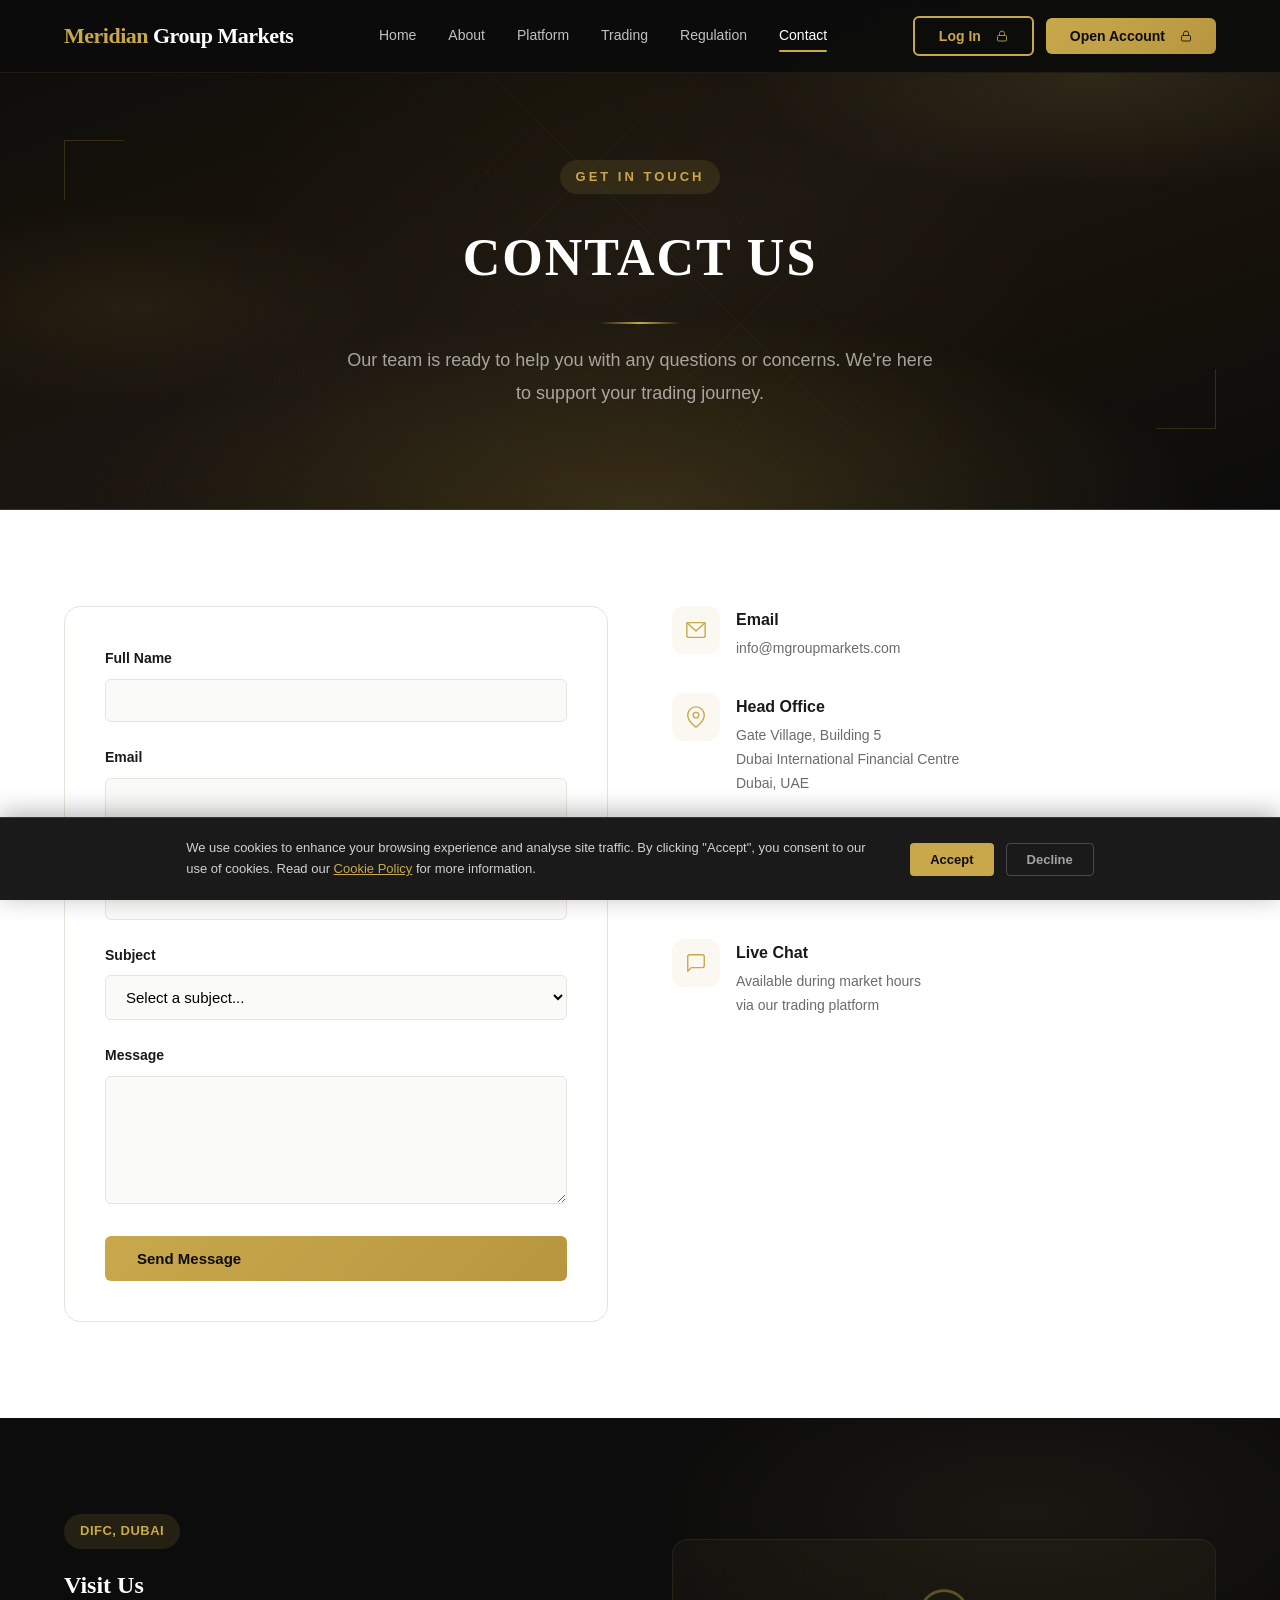
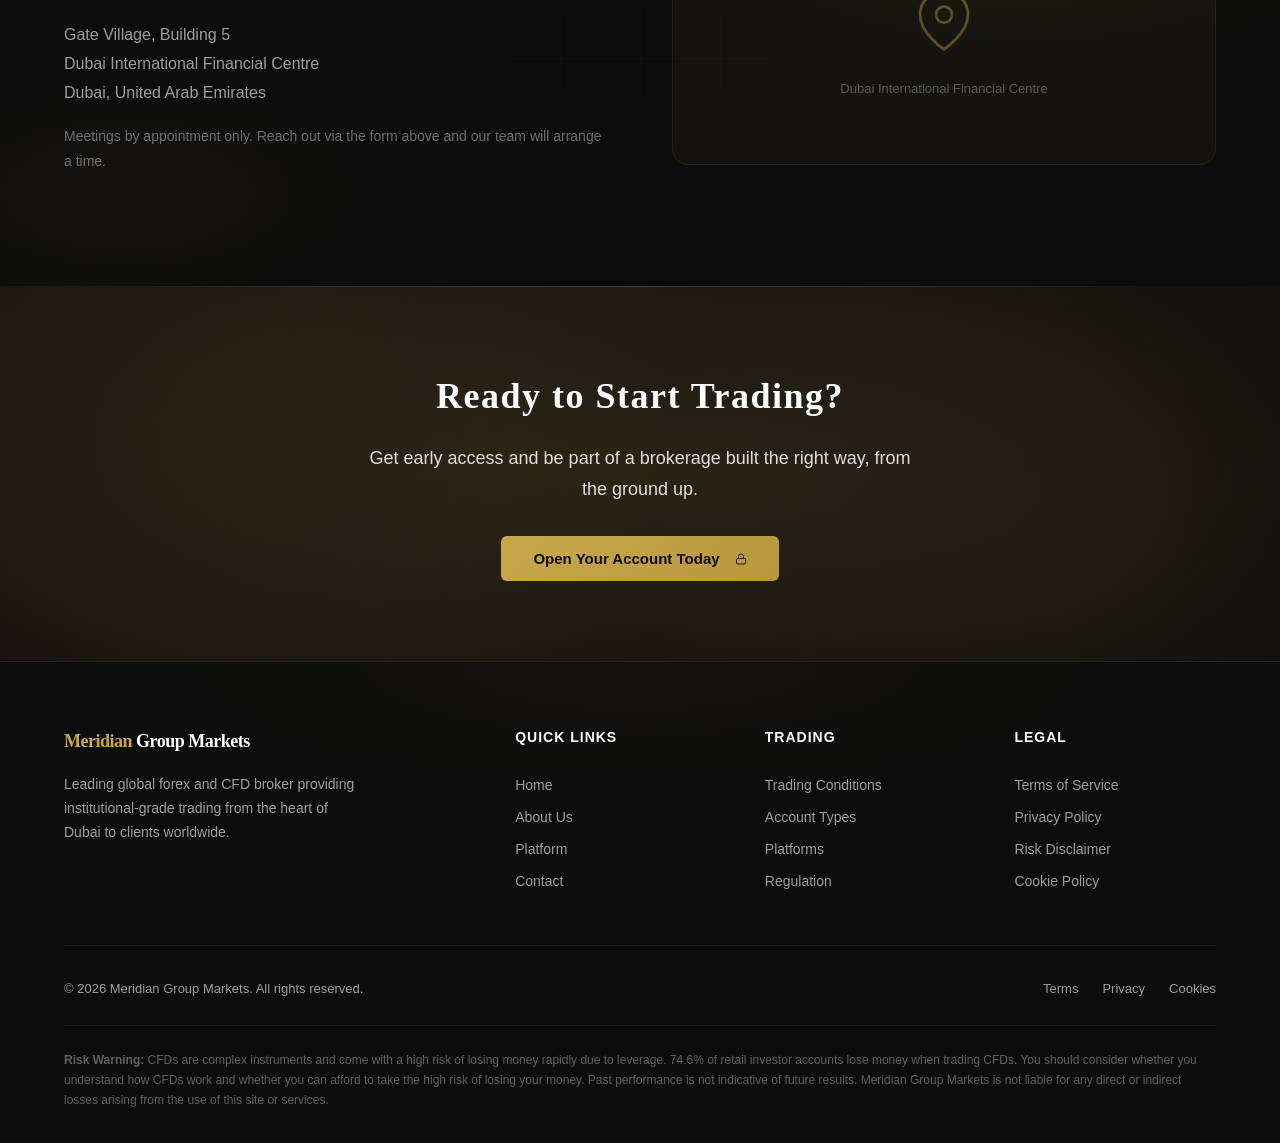
<file: contact.html>
<!DOCTYPE html>
<html lang="en">
<head>
    <meta charset="UTF-8">
    <meta name="viewport" content="width=device-width, initial-scale=1.0">
    <title>Contact Us | Meridian Group Markets</title>
    <meta name="description" content="Get in touch with Meridian Group Markets. Reach our Dubai DIFC headquarters via email, live chat, or the contact form. Sunday–Thursday, 9AM–6PM GST.">
    <link rel="icon" type="image/svg+xml" href="favicon.svg">
    <link rel="stylesheet" href="css/style.css">
</head>
<body>
    <!-- Navigation Header -->
    <header class="header">
        <div class="container">
            <nav class="nav">
                <div class="nav__logo">
                    <span>Meridian</span> Group Markets
                </div>
                <div class="nav__links">
                    <a href="index.html">Home</a>
                    <a href="about.html">About</a>
                    <a href="platform.html">Platform</a>
                    <a href="trading.html">Trading</a>
                    <a href="regulation.html">Regulation</a>
                    <a href="contact.html" class="active">Contact</a>
                </div>
                <div class="nav__cta">
                    <button class="btn btn--outline btn--soon">Log In</button>
                    <button class="btn btn--primary btn--soon">Open Account</button>
                </div>
                <div class="hamburger"><span></span><span></span><span></span></div>
            </nav>
        </div>
    </header>

    <!-- Contact Page Header -->
    <section class="page-header">
        <div class="container fade-up">
            <div class="badge badge--accent">Get in Touch</div>
            <h1>Contact Us</h1>
            <p>Our team is ready to help you with any questions or concerns. We're here to support your trading journey.</p>
        </div>
    </section>

    <!-- Contact Section -->
    <section class="section section--alt">
        <div class="container">
            <div class="contact-grid">
                <!-- Contact Form -->
                <div class="fade-up">
                    <form id="contactForm" class="contact-form">
                        <div class="form-group">
                            <label for="fullName">Full Name</label>
                            <input type="text" id="fullName" name="fullName" required>
                        </div>

                        <div class="form-group">
                            <label for="email">Email</label>
                            <input type="email" id="email" name="email" required>
                        </div>

                        <div class="form-group">
                            <label for="phone">Phone</label>
                            <input type="tel" id="phone" name="phone">
                        </div>

                        <div class="form-group">
                            <label for="subject">Subject</label>
                            <select id="subject" name="subject" required>
                                <option value="">Select a subject...</option>
                                <option value="general">General Inquiry</option>
                                <option value="account">Account Opening</option>
                                <option value="technical">Technical Support</option>
                                <option value="partnership">Partnership</option>
                                <option value="complaint">Complaint</option>
                            </select>
                        </div>

                        <div class="form-group">
                            <label for="message">Message</label>
                            <textarea id="message" name="message" rows="6" required></textarea>
                        </div>

                        <button type="submit" class="btn btn--primary" style="width: 100%;">Send Message</button>
                    </form>
                </div>

                <!-- Contact Info -->
                <div class="fade-up">
                    <div class="contact-info__item">
                        <div class="contact-info__icon">
                          <svg width="22" height="22" viewBox="0 0 24 24" fill="none" stroke="#C9A84C" stroke-width="1.5" stroke-linecap="round" stroke-linejoin="round"><rect x="2" y="4" width="20" height="16" rx="2"/><path d="M22 4L12 13 2 4"/></svg>
                        </div>
                        <div>
                            <h4>Email</h4>
                            <p><a href="mailto:info@mgroupmarkets.com">info@mgroupmarkets.com</a></p>
                        </div>
                    </div>

                    <div class="contact-info__item">
                        <div class="contact-info__icon">
                          <svg width="22" height="22" viewBox="0 0 24 24" fill="none" stroke="#C9A84C" stroke-width="1.5" stroke-linecap="round" stroke-linejoin="round"><path d="M21 10c0 7-9 13-9 13s-9-6-9-13a9 9 0 0118 0z"/><circle cx="12" cy="10" r="3"/></svg>
                        </div>
                        <div>
                            <h4>Head Office</h4>
                            <p>Gate Village, Building 5<br>Dubai International Financial Centre<br>Dubai, UAE</p>
                        </div>
                    </div>

                    <div class="contact-info__item">
                        <div class="contact-info__icon">
                          <svg width="22" height="22" viewBox="0 0 24 24" fill="none" stroke="#C9A84C" stroke-width="1.5" stroke-linecap="round" stroke-linejoin="round"><circle cx="12" cy="12" r="10"/><polyline points="12 6 12 12 16 14"/></svg>
                        </div>
                        <div>
                            <h4>Hours</h4>
                            <p>Sunday – Thursday<br>9:00 AM – 6:00 PM GST</p>
                        </div>
                    </div>

                    <div class="contact-info__item">
                        <div class="contact-info__icon">
                          <svg width="22" height="22" viewBox="0 0 24 24" fill="none" stroke="#C9A84C" stroke-width="1.5" stroke-linecap="round" stroke-linejoin="round"><path d="M21 15a2 2 0 01-2 2H7l-4 4V5a2 2 0 012-2h14a2 2 0 012 2z"/></svg>
                        </div>
                        <div>
                            <h4>Live Chat</h4>
                            <p>Available during market hours<br>via our trading platform</p>
                        </div>
                    </div>
                </div>
            </div>
        </div>
    </section>

    <!-- Office Section -->
    <section class="section section--dark">
        <div class="container">
            <div class="about-grid fade-up" style="align-items: center;">
                <div>
                    <span class="badge badge--accent" style="margin-bottom: 16px;">DIFC, Dubai</span>
                    <h2 style="color: var(--white); font-family: 'Cinzel', serif; margin-bottom: 16px;">Visit Us</h2>
                    <p style="color: rgba(255,255,255,.6); line-height: 1.8;">
                      Gate Village, Building 5<br>
                      Dubai International Financial Centre<br>
                      Dubai, United Arab Emirates
                    </p>
                    <p style="color: rgba(255,255,255,.4); margin-top: 16px; font-size: 14px;">
                      Meetings by appointment only. Reach out via the form above and our team will arrange a time.
                    </p>
                </div>
                <div style="background: rgba(201,168,76,.04); border: 1px solid rgba(201,168,76,.1); border-radius: 16px; padding: 48px; text-align: center;">
                    <svg width="64" height="64" viewBox="0 0 24 24" fill="none" stroke="rgba(201,168,76,.4)" stroke-width="1" stroke-linecap="round" stroke-linejoin="round">
                      <path d="M21 10c0 7-9 13-9 13s-9-6-9-13a9 9 0 0118 0z"/><circle cx="12" cy="10" r="3"/>
                    </svg>
                    <p style="color: rgba(255,255,255,.3); margin-top: 16px; font-size: 13px;">Dubai International Financial Centre</p>
                </div>
            </div>
        </div>
    </section>

    <!-- CTA Section -->
    <section class="cta-section">
        <div class="container">
            <div class="fade-up">
                <h2>Ready to Start Trading?</h2>
                <p>Get early access and be part of a brokerage built the right way, from the ground up.</p>
                <button class="btn btn--primary btn--soon">Open Your Account Today</button>
            </div>
        </div>
    </section>

    <!-- Footer -->
    <footer class="footer">
        <div class="container">
            <div class="footer__grid">
                <div class="footer__brand">
                    <div style="font-size: 18px; font-weight: 800; color: var(--white); letter-spacing: -0.5px; font-family: 'Cinzel', serif;">
                        <span style="color: var(--accent);">Meridian</span> Group Markets
                    </div>
                    <p>Leading global forex and CFD broker providing institutional-grade trading from the heart of Dubai to clients worldwide.</p>
                </div>
                <div class="footer__col"><h4>Quick Links</h4><a href="index.html">Home</a><a href="about.html">About Us</a><a href="platform.html">Platform</a><a href="contact.html">Contact</a></div>
                <div class="footer__col"><h4>Trading</h4><a href="trading.html">Trading Conditions</a><a href="trading.html">Account Types</a><a href="platform.html">Platforms</a><a href="regulation.html">Regulation</a></div>
                <div class="footer__col"><h4>Legal</h4><a href="#">Terms of Service</a><a href="#">Privacy Policy</a><a href="#">Risk Disclaimer</a><a href="#">Cookie Policy</a></div>
            </div>
            <div class="footer__bottom"><span>&copy; 2026 Meridian Group Markets. All rights reserved.</span><div><a href="#">Terms</a><a href="#">Privacy</a><a href="#">Cookies</a></div></div>
            <div class="footer__disclaimer"><strong>Risk Warning:</strong> CFDs are complex instruments and come with a high risk of losing money rapidly due to leverage. 74.6% of retail investor accounts lose money when trading CFDs. You should consider whether you understand how CFDs work and whether you can afford to take the high risk of losing your money. Past performance is not indicative of future results. Meridian Group Markets is not liable for any direct or indirect losses arising from the use of this site or services.</div>
        </div>
    </footer>

    <!-- Cookie Consent -->
    <div class="cookie-banner">
      <p>We use cookies to enhance your browsing experience and analyse site traffic. By clicking "Accept", you consent to our use of cookies. Read our <a href="#">Cookie Policy</a> for more information.</p>
      <div class="cookie-banner__actions">
        <button class="cookie-banner__btn cookie-banner__btn--accept">Accept</button>
        <button class="cookie-banner__btn cookie-banner__btn--decline">Decline</button>
      </div>
    </div>

    <script src="js/main.js"></script>
</body>
</html>
</file>
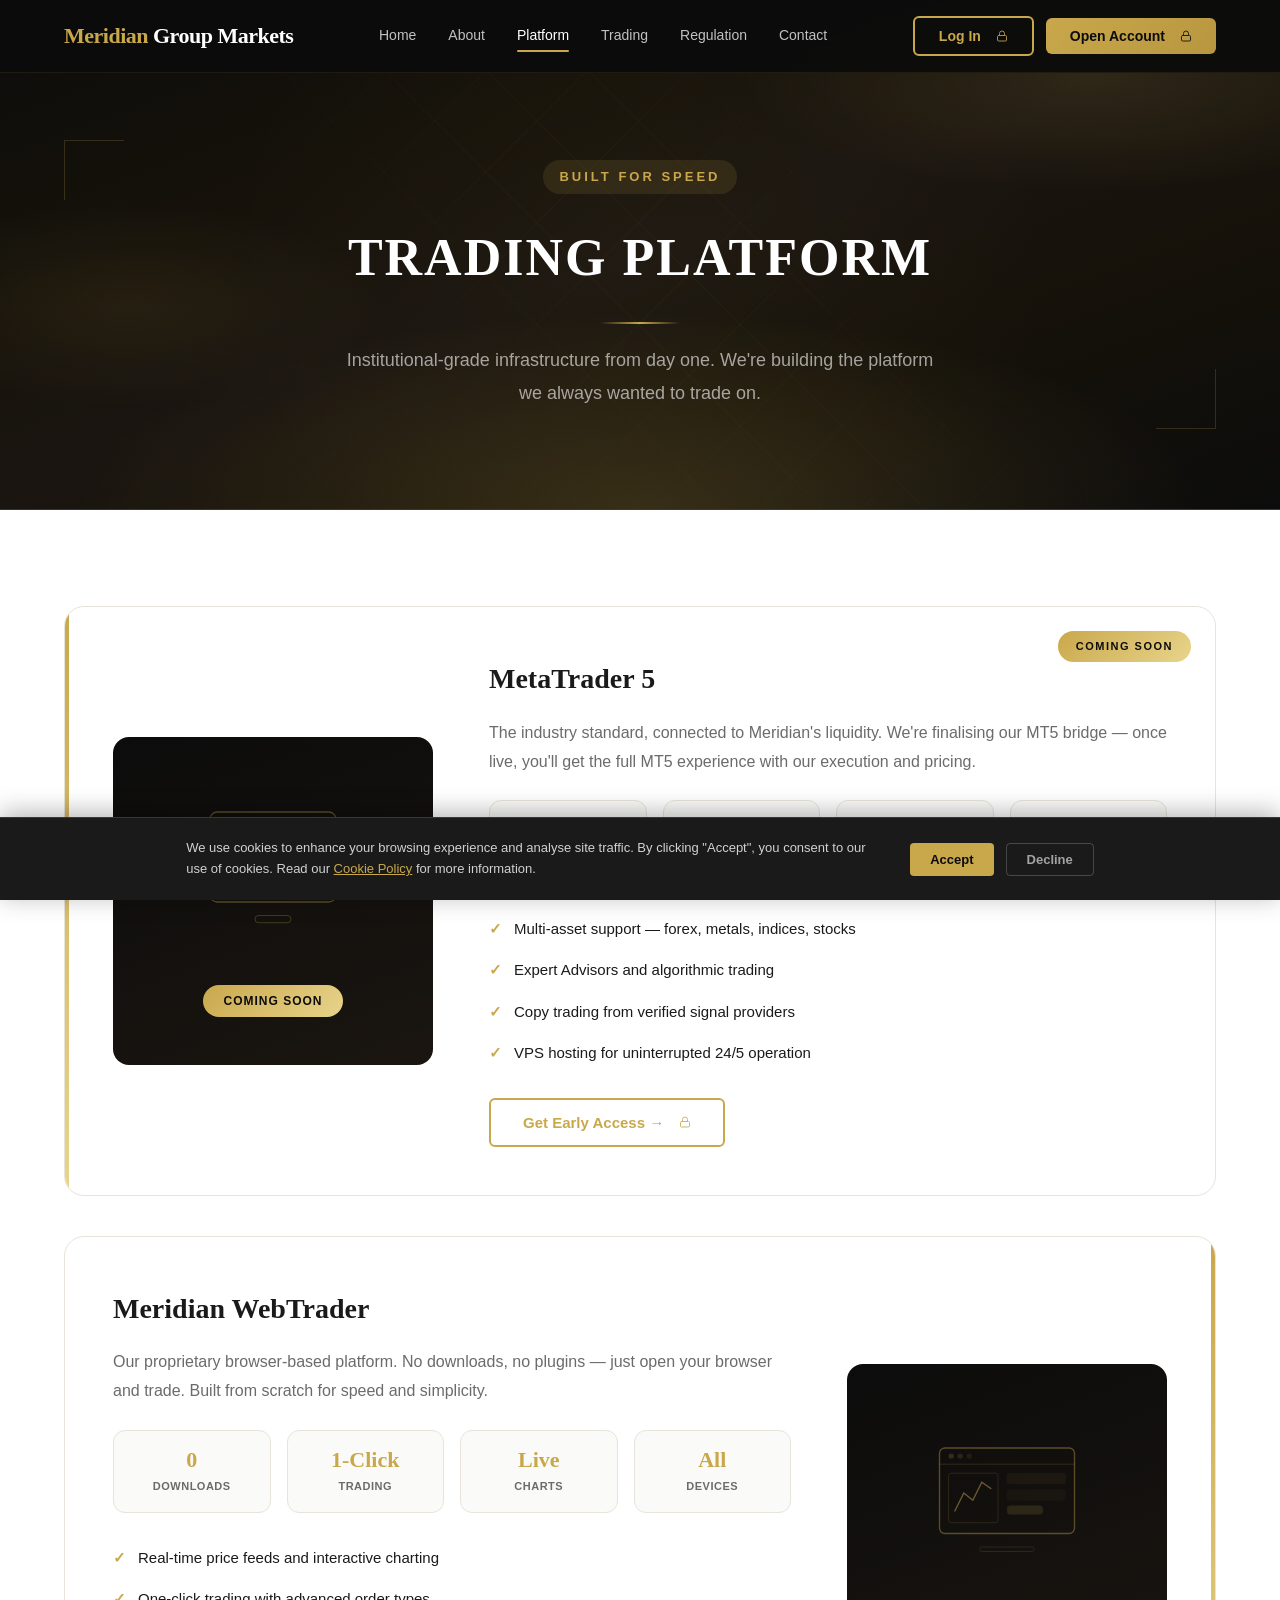
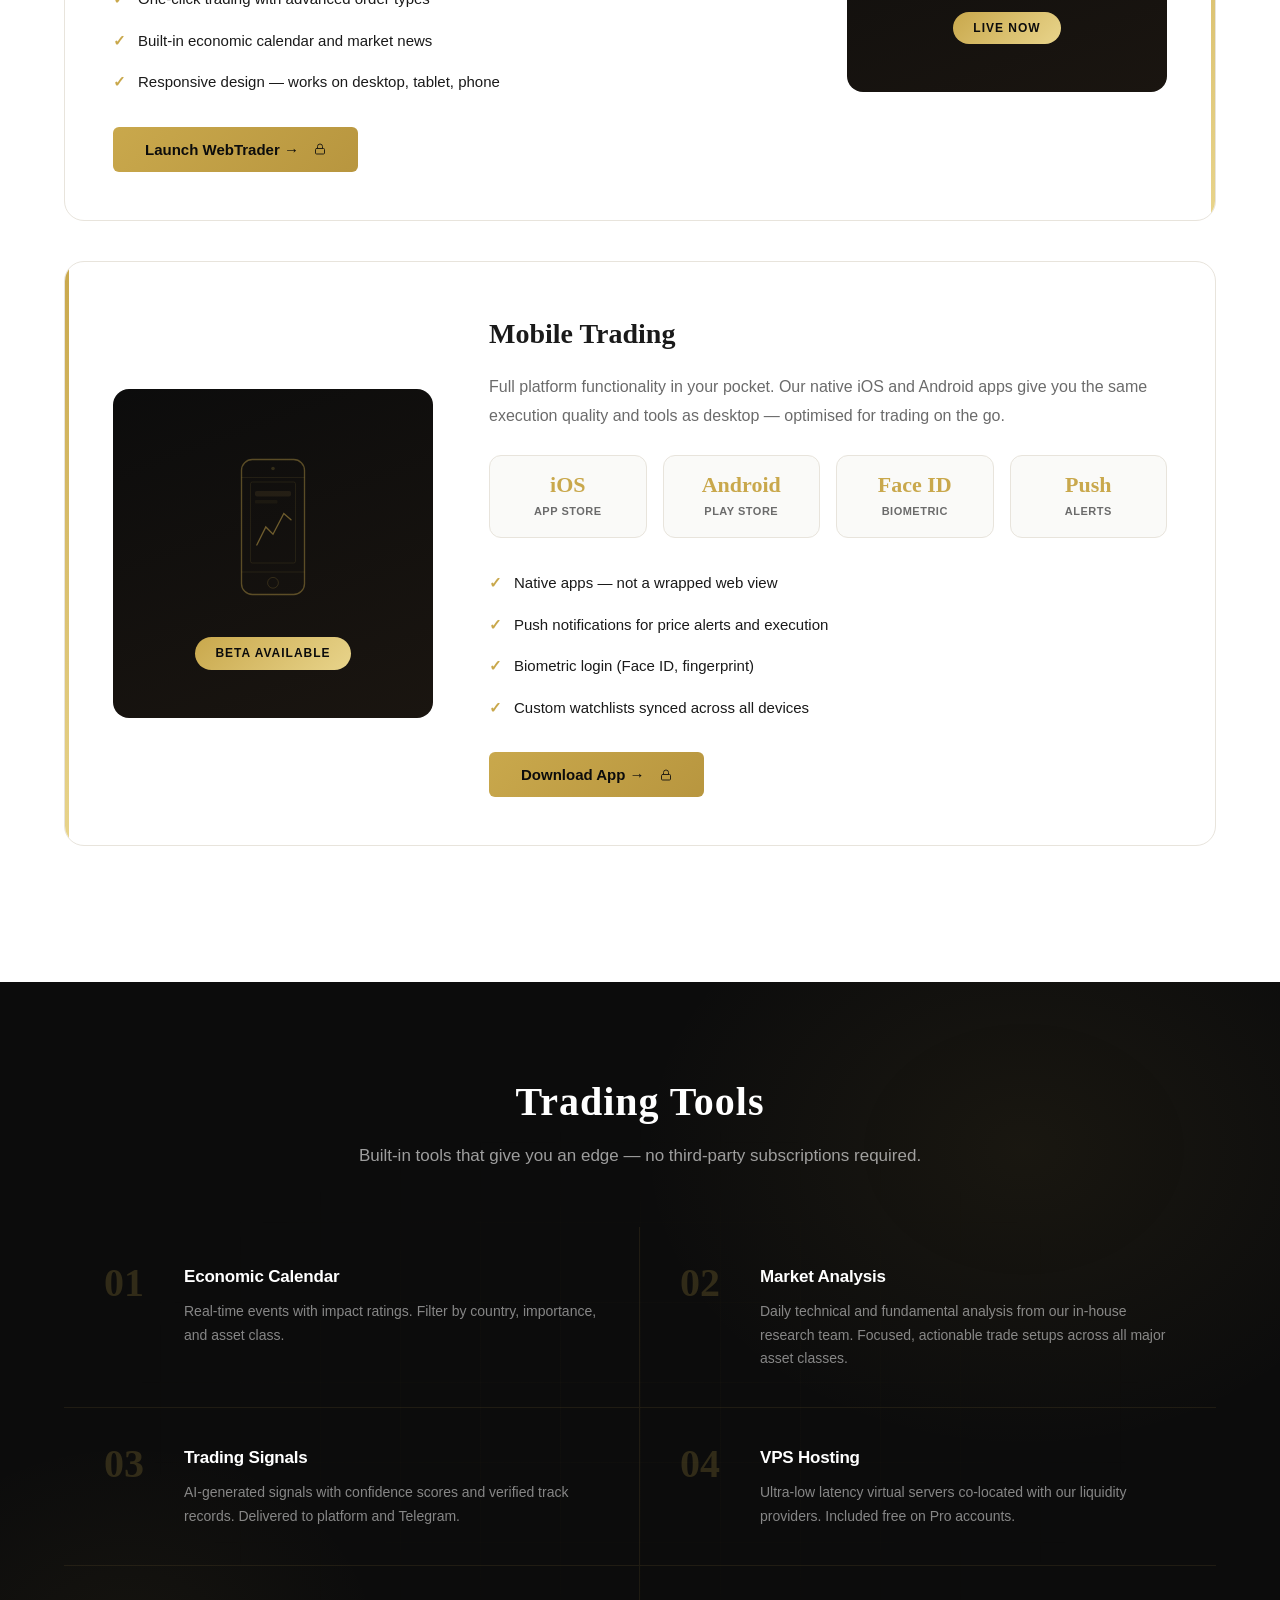
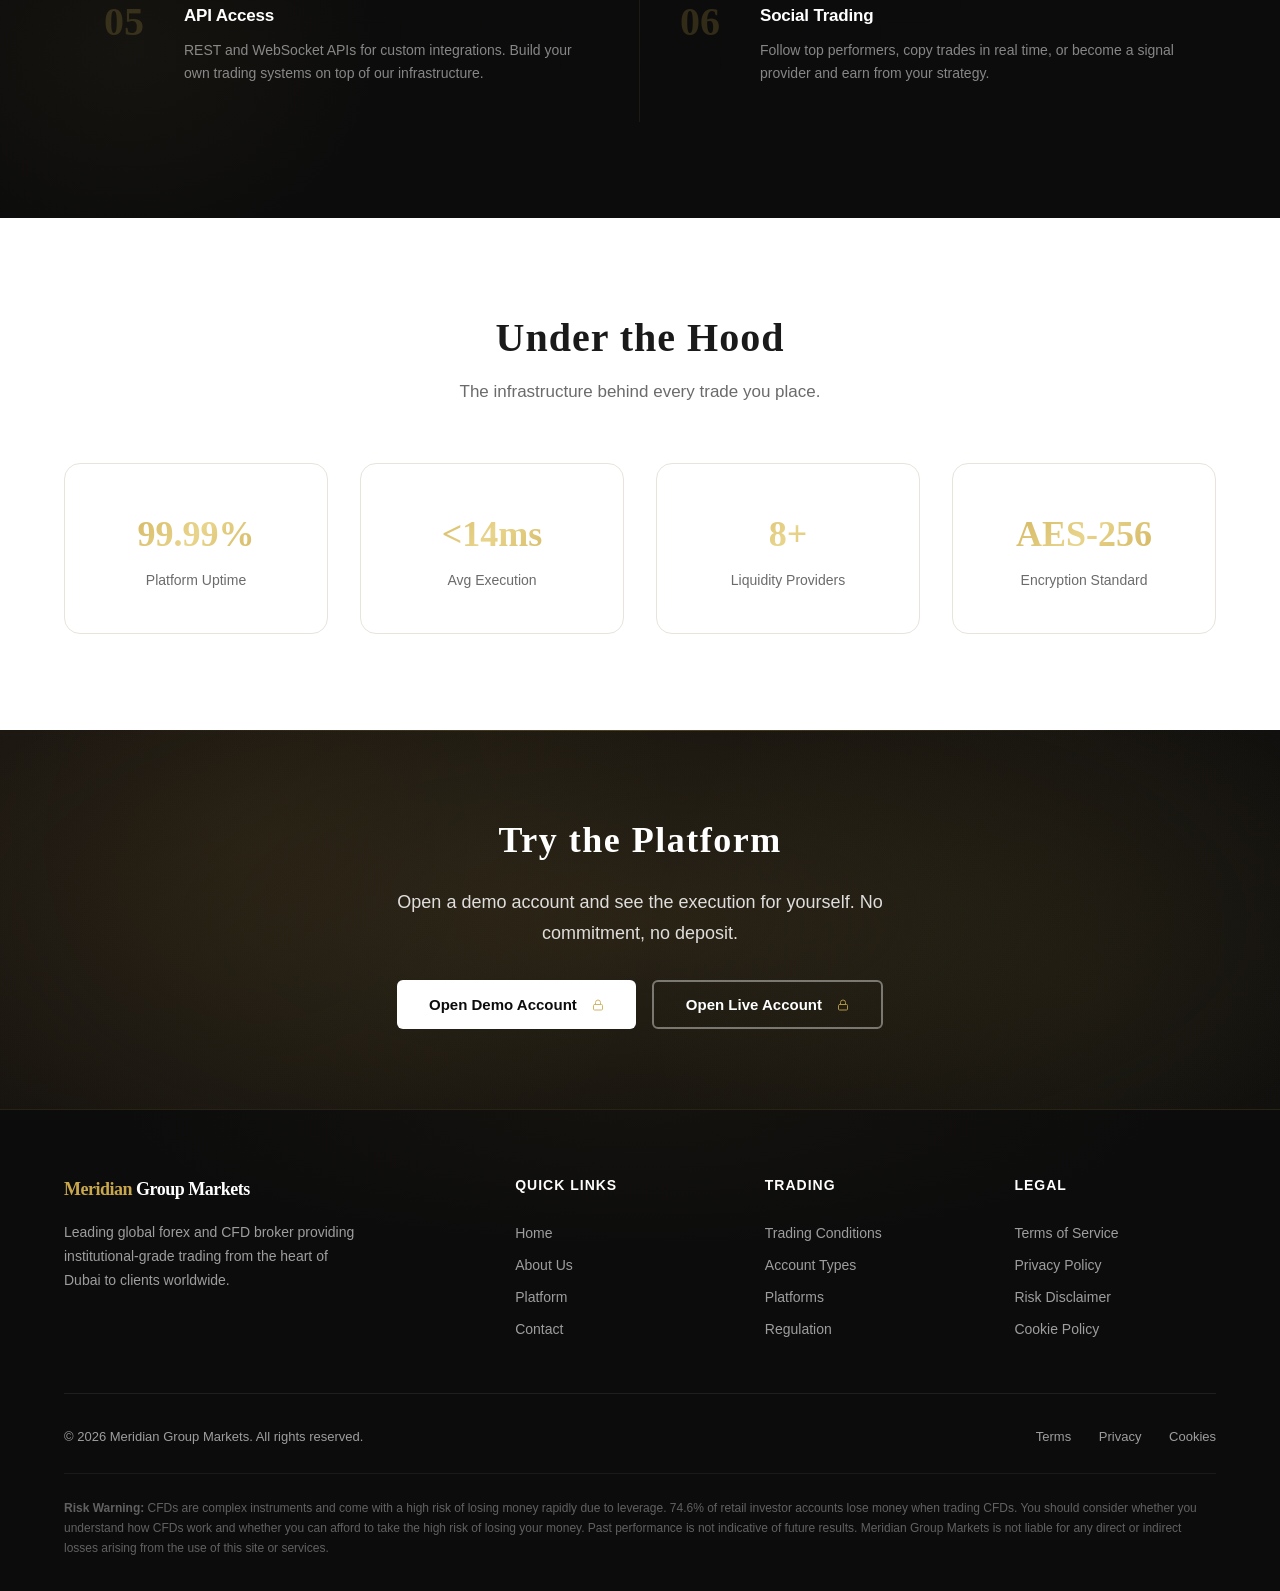
<file: platform.html>
<!DOCTYPE html>
<html lang="en">
<head>
  <meta charset="UTF-8">
  <meta name="viewport" content="width=device-width, initial-scale=1.0">
  <title>Trading Platform | Meridian Group Markets</title>
  <meta name="description" content="Trade on Meridian's institutional-grade platform — MetaTrader 5, proprietary WebTrader, and native mobile apps with sub-14ms execution and 99.99% uptime.">
  <link rel="icon" type="image/svg+xml" href="favicon.svg">
  <link rel="stylesheet" href="css/style.css">
</head>
<body>

<!-- Header / Navbar -->
<header class="header">
  <div class="container">
    <nav class="nav">
      <div class="nav__logo"><span>Meridian</span> Group Markets</div>
      <div class="nav__links">
        <a href="index.html">Home</a>
        <a href="about.html">About</a>
        <a href="platform.html" class="active">Platform</a>
        <a href="trading.html">Trading</a>
        <a href="regulation.html">Regulation</a>
        <a href="contact.html">Contact</a>
      </div>
      <div class="nav__cta">
        <button class="btn btn--outline btn--soon">Log In</button>
        <button class="btn btn--primary btn--soon">Open Account</button>
      </div>
      <div class="hamburger">
        <span></span>
        <span></span>
        <span></span>
      </div>
    </nav>
  </div>
</header>

<!-- Page Header -->
<section class="page-header">
  <div class="container">
    <div class="fade-up">
      <span class="badge badge--accent">Built for Speed</span>
      <h1>Trading Platform</h1>
      <p>Institutional-grade infrastructure from day one. We're building the platform we always wanted to trade on.</p>
    </div>
  </div>
</section>

<!-- Platform Showcase: MT5 -->
<section class="section section--alt">
  <div class="container">
    <div class="showcase fade-up coming-soon">
      <div class="showcase__visual">
        <svg class="showcase__svg" viewBox="0 0 200 200" fill="none" xmlns="http://www.w3.org/2000/svg">
          <rect x="30" y="30" width="140" height="100" rx="8" stroke="#C9A84C" stroke-width="1.5" opacity=".4"/>
          <line x1="30" y1="50" x2="170" y2="50" stroke="#C9A84C" stroke-width="1" opacity=".2"/>
          <path d="M45 110 L65 85 L80 95 L100 65 L120 75 L140 55 L155 60" stroke="#C9A84C" stroke-width="2" stroke-linecap="round" fill="none" opacity=".7"/>
          <path d="M45 110 L65 85 L80 95 L100 65 L120 75 L140 55 L155 60 L155 120 L45 120 Z" fill="#C9A84C" opacity=".06"/>
          <circle cx="100" cy="65" r="4" fill="#C9A84C" opacity=".5"/>
          <circle cx="140" cy="55" r="4" fill="#C9A84C" opacity=".5"/>
          <rect x="80" y="145" width="40" height="8" rx="4" stroke="#C9A84C" stroke-width="1" opacity=".3"/>
        </svg>
        <div class="showcase__badge">Coming Soon</div>
      </div>
      <div class="showcase__content">
        <h3>MetaTrader 5</h3>
        <p>The industry standard, connected to Meridian's liquidity. We're finalising our MT5 bridge — once live, you'll get the full MT5 experience with our execution and pricing.</p>
        <div class="showcase__highlights">
          <div class="showcase__highlight">
            <span class="showcase__highlight-value">80+</span>
            <span class="showcase__highlight-label">Indicators</span>
          </div>
          <div class="showcase__highlight">
            <span class="showcase__highlight-value">EAs</span>
            <span class="showcase__highlight-label">Algo Trading</span>
          </div>
          <div class="showcase__highlight">
            <span class="showcase__highlight-value">iOS</span>
            <span class="showcase__highlight-label">& Android</span>
          </div>
          <div class="showcase__highlight">
            <span class="showcase__highlight-value">Q3</span>
            <span class="showcase__highlight-label">2026 Launch</span>
          </div>
        </div>
        <ul class="feature-list">
          <li>Multi-asset support — forex, metals, indices, stocks</li>
          <li>Expert Advisors and algorithmic trading</li>
          <li>Copy trading from verified signal providers</li>
          <li>VPS hosting for uninterrupted 24/5 operation</li>
        </ul>
        <button class="btn btn--outline btn--soon" style="margin-top: 24px;">Get Early Access →</button>
      </div>
    </div>

    <!-- WebTrader -->
    <div class="showcase showcase--reverse fade-up">
      <div class="showcase__visual">
        <svg class="showcase__svg" viewBox="0 0 200 200" fill="none" xmlns="http://www.w3.org/2000/svg">
          <rect x="25" y="40" width="150" height="95" rx="6" stroke="#C9A84C" stroke-width="1.5" opacity=".4"/>
          <line x1="25" y1="58" x2="175" y2="58" stroke="#C9A84C" stroke-width="1" opacity=".2"/>
          <circle cx="38" cy="49" r="3" fill="#C9A84C" opacity=".2"/>
          <circle cx="48" cy="49" r="3" fill="#C9A84C" opacity=".15"/>
          <circle cx="58" cy="49" r="3" fill="#C9A84C" opacity=".1"/>
          <rect x="35" y="68" width="55" height="55" rx="3" stroke="#C9A84C" stroke-width=".8" opacity=".2"/>
          <path d="M42 110 L52 90 L62 98 L72 78 L82 85" stroke="#C9A84C" stroke-width="1.5" stroke-linecap="round" fill="none" opacity=".5"/>
          <rect x="100" y="68" width="65" height="12" rx="2" fill="#C9A84C" opacity=".06" stroke="#C9A84C" stroke-width=".5" opacity=".15"/>
          <rect x="100" y="86" width="65" height="12" rx="2" fill="#C9A84C" opacity=".04" stroke="#C9A84C" stroke-width=".5" opacity=".1"/>
          <rect x="100" y="104" width="40" height="10" rx="4" fill="#C9A84C" opacity=".15"/>
          <rect x="70" y="150" width="60" height="5" rx="2" stroke="#C9A84C" stroke-width=".8" opacity=".2"/>
        </svg>
        <div class="showcase__badge">Live Now</div>
      </div>
      <div class="showcase__content">
        <h3>Meridian WebTrader</h3>
        <p>Our proprietary browser-based platform. No downloads, no plugins — just open your browser and trade. Built from scratch for speed and simplicity.</p>
        <div class="showcase__highlights">
          <div class="showcase__highlight">
            <span class="showcase__highlight-value">0</span>
            <span class="showcase__highlight-label">Downloads</span>
          </div>
          <div class="showcase__highlight">
            <span class="showcase__highlight-value">1-Click</span>
            <span class="showcase__highlight-label">Trading</span>
          </div>
          <div class="showcase__highlight">
            <span class="showcase__highlight-value">Live</span>
            <span class="showcase__highlight-label">Charts</span>
          </div>
          <div class="showcase__highlight">
            <span class="showcase__highlight-value">All</span>
            <span class="showcase__highlight-label">Devices</span>
          </div>
        </div>
        <ul class="feature-list">
          <li>Real-time price feeds and interactive charting</li>
          <li>One-click trading with advanced order types</li>
          <li>Built-in economic calendar and market news</li>
          <li>Responsive design — works on desktop, tablet, phone</li>
        </ul>
        <button class="btn btn--primary btn--soon" style="margin-top: 24px;">Launch WebTrader →</button>
      </div>
    </div>

    <!-- Mobile -->
    <div class="showcase fade-up">
      <div class="showcase__visual">
        <svg class="showcase__svg" viewBox="0 0 200 200" fill="none" xmlns="http://www.w3.org/2000/svg">
          <rect x="65" y="25" width="70" height="150" rx="12" stroke="#C9A84C" stroke-width="1.5" opacity=".4"/>
          <rect x="75" y="50" width="50" height="90" rx="2" stroke="#C9A84C" stroke-width=".8" opacity=".15"/>
          <line x1="65" y1="45" x2="135" y2="45" stroke="#C9A84C" stroke-width=".8" opacity=".15"/>
          <line x1="65" y1="150" x2="135" y2="150" stroke="#C9A84C" stroke-width=".8" opacity=".15"/>
          <circle cx="100" cy="162" r="6" stroke="#C9A84C" stroke-width="1" opacity=".2"/>
          <path d="M82 120 L92 100 L100 108 L112 85 L120 92" stroke="#C9A84C" stroke-width="1.5" stroke-linecap="round" fill="none" opacity=".5"/>
          <rect x="80" y="60" width="40" height="6" rx="2" fill="#C9A84C" opacity=".1"/>
          <rect x="80" y="70" width="25" height="4" rx="1" fill="#C9A84C" opacity=".06"/>
          <circle cx="100" cy="35" r="2" fill="#C9A84C" opacity=".2"/>
        </svg>
        <div class="showcase__badge">Beta Available</div>
      </div>
      <div class="showcase__content">
        <h3>Mobile Trading</h3>
        <p>Full platform functionality in your pocket. Our native iOS and Android apps give you the same execution quality and tools as desktop — optimised for trading on the go.</p>
        <div class="showcase__highlights">
          <div class="showcase__highlight">
            <span class="showcase__highlight-value">iOS</span>
            <span class="showcase__highlight-label">App Store</span>
          </div>
          <div class="showcase__highlight">
            <span class="showcase__highlight-value">Android</span>
            <span class="showcase__highlight-label">Play Store</span>
          </div>
          <div class="showcase__highlight">
            <span class="showcase__highlight-value">Face ID</span>
            <span class="showcase__highlight-label">Biometric</span>
          </div>
          <div class="showcase__highlight">
            <span class="showcase__highlight-value">Push</span>
            <span class="showcase__highlight-label">Alerts</span>
          </div>
        </div>
        <ul class="feature-list">
          <li>Native apps — not a wrapped web view</li>
          <li>Push notifications for price alerts and execution</li>
          <li>Biometric login (Face ID, fingerprint)</li>
          <li>Custom watchlists synced across all devices</li>
        </ul>
        <button class="btn btn--primary btn--soon" style="margin-top: 24px;">Download App →</button>
      </div>
    </div>
  </div>
</section>

<!-- Trading Tools -->
<section class="section section--dark">
  <div class="container">
    <div class="section__header text-center fade-up">
      <h2>Trading Tools</h2>
      <p>Built-in tools that give you an edge — no third-party subscriptions required.</p>
    </div>

    <div class="edge-grid">
      <div class="edge-item fade-up">
        <div class="edge-item__number">01</div>
        <div class="edge-item__content">
          <h3>Economic Calendar</h3>
          <p>Real-time events with impact ratings. Filter by country, importance, and asset class.</p>
        </div>
      </div>
      <div class="edge-item fade-up">
        <div class="edge-item__number">02</div>
        <div class="edge-item__content">
          <h3>Market Analysis</h3>
          <p>Daily technical and fundamental analysis from our in-house research team. Focused, actionable trade setups across all major asset classes.</p>
        </div>
      </div>
      <div class="edge-item fade-up">
        <div class="edge-item__number">03</div>
        <div class="edge-item__content">
          <h3>Trading Signals</h3>
          <p>AI-generated signals with confidence scores and verified track records. Delivered to platform and Telegram.</p>
        </div>
      </div>
      <div class="edge-item fade-up">
        <div class="edge-item__number">04</div>
        <div class="edge-item__content">
          <h3>VPS Hosting</h3>
          <p>Ultra-low latency virtual servers co-located with our liquidity providers. Included free on Pro accounts.</p>
        </div>
      </div>
      <div class="edge-item fade-up">
        <div class="edge-item__number">05</div>
        <div class="edge-item__content">
          <h3>API Access</h3>
          <p>REST and WebSocket APIs for custom integrations. Build your own trading systems on top of our infrastructure.</p>
        </div>
      </div>
      <div class="edge-item fade-up">
        <div class="edge-item__number">06</div>
        <div class="edge-item__content">
          <h3>Social Trading</h3>
          <p>Follow top performers, copy trades in real time, or become a signal provider and earn from your strategy.</p>
        </div>
      </div>
    </div>
  </div>
</section>

<!-- Technology Stats -->
<section class="section section--alt">
  <div class="container">
    <div class="section__header text-center fade-up">
      <h2>Under the Hood</h2>
      <p>The infrastructure behind every trade you place.</p>
    </div>

    <div class="stats-bar__grid" style="margin-top: 48px;">
      <div class="stats-bar__item fade-up" style="padding: 40px 24px; background: var(--white); border: 1px solid var(--border); border-radius: 16px;">
        <h3 style="font-family: 'Cinzel', serif;">99.99%</h3>
        <p>Platform Uptime</p>
      </div>
      <div class="stats-bar__item fade-up" style="padding: 40px 24px; background: var(--white); border: 1px solid var(--border); border-radius: 16px;">
        <h3 style="font-family: 'Cinzel', serif;">&lt;14ms</h3>
        <p>Avg Execution</p>
      </div>
      <div class="stats-bar__item fade-up" style="padding: 40px 24px; background: var(--white); border: 1px solid var(--border); border-radius: 16px;">
        <h3 style="font-family: 'Cinzel', serif;">8+</h3>
        <p>Liquidity Providers</p>
      </div>
      <div class="stats-bar__item fade-up" style="padding: 40px 24px; background: var(--white); border: 1px solid var(--border); border-radius: 16px;">
        <h3 style="font-family: 'Cinzel', serif;">AES-256</h3>
        <p>Encryption Standard</p>
      </div>
    </div>
  </div>
</section>

<!-- CTA Section -->
<section class="cta-section">
  <div class="container">
    <div class="fade-up">
      <h2>Try the Platform</h2>
      <p>Open a demo account and see the execution for yourself. No commitment, no deposit.</p>
      <div style="display: flex; gap: 16px; justify-content: center; flex-wrap: wrap;">
        <button class="btn btn--white btn--soon">Open Demo Account</button>
        <button class="btn btn--outline btn--soon" style="border-color: rgba(255,255,255,.4); color: var(--white);">Open Live Account</button>
      </div>
    </div>
  </div>
</section>

<!-- Footer -->
<footer class="footer">
  <div class="container">
    <div class="footer__grid">
      <div class="footer__brand">
        <div style="font-size: 18px; font-weight: 800; color: var(--white); letter-spacing: -0.5px; font-family: 'Cinzel', serif;">
          <span style="color: var(--accent);">Meridian</span> Group Markets
        </div>
        <p>Leading global forex and CFD broker providing institutional-grade trading from the heart of Dubai to clients worldwide.</p>
      </div>
      <div class="footer__col">
        <h4>Quick Links</h4>
        <a href="index.html">Home</a>
        <a href="about.html">About Us</a>
        <a href="platform.html">Platform</a>
        <a href="contact.html">Contact</a>
      </div>
      <div class="footer__col">
        <h4>Trading</h4>
        <a href="trading.html">Trading Conditions</a>
        <a href="trading.html">Account Types</a>
        <a href="platform.html">Platforms</a>
        <a href="regulation.html">Regulation</a>
      </div>
      <div class="footer__col">
        <h4>Legal</h4>
        <a href="#">Terms of Service</a>
        <a href="#">Privacy Policy</a>
        <a href="#">Risk Disclaimer</a>
        <a href="#">Cookie Policy</a>
      </div>
    </div>
    <div class="footer__bottom">
      <span>&copy; 2026 Meridian Group Markets. All rights reserved.</span>
      <div>
        <a href="#">Terms</a>
        <a href="#">Privacy</a>
        <a href="#">Cookies</a>
      </div>
    </div>
    <div class="footer__disclaimer">
      <strong>Risk Warning:</strong> CFDs are complex instruments and come with a high risk of losing money rapidly due to leverage. 74.6% of retail investor accounts lose money when trading CFDs. You should consider whether you understand how CFDs work and whether you can afford to take the high risk of losing your money. Past performance is not indicative of future results. Meridian Group Markets is not liable for any direct or indirect losses arising from the use of this site or services.
    </div>
  </div>
</footer>

<!-- Cookie Consent -->
<div class="cookie-banner">
  <p>We use cookies to enhance your browsing experience and analyse site traffic. By clicking "Accept", you consent to our use of cookies. Read our <a href="#">Cookie Policy</a> for more information.</p>
  <div class="cookie-banner__actions">
    <button class="cookie-banner__btn cookie-banner__btn--accept">Accept</button>
    <button class="cookie-banner__btn cookie-banner__btn--decline">Decline</button>
  </div>
</div>

<script src="js/main.js"></script>
</body>
</html>
</file>
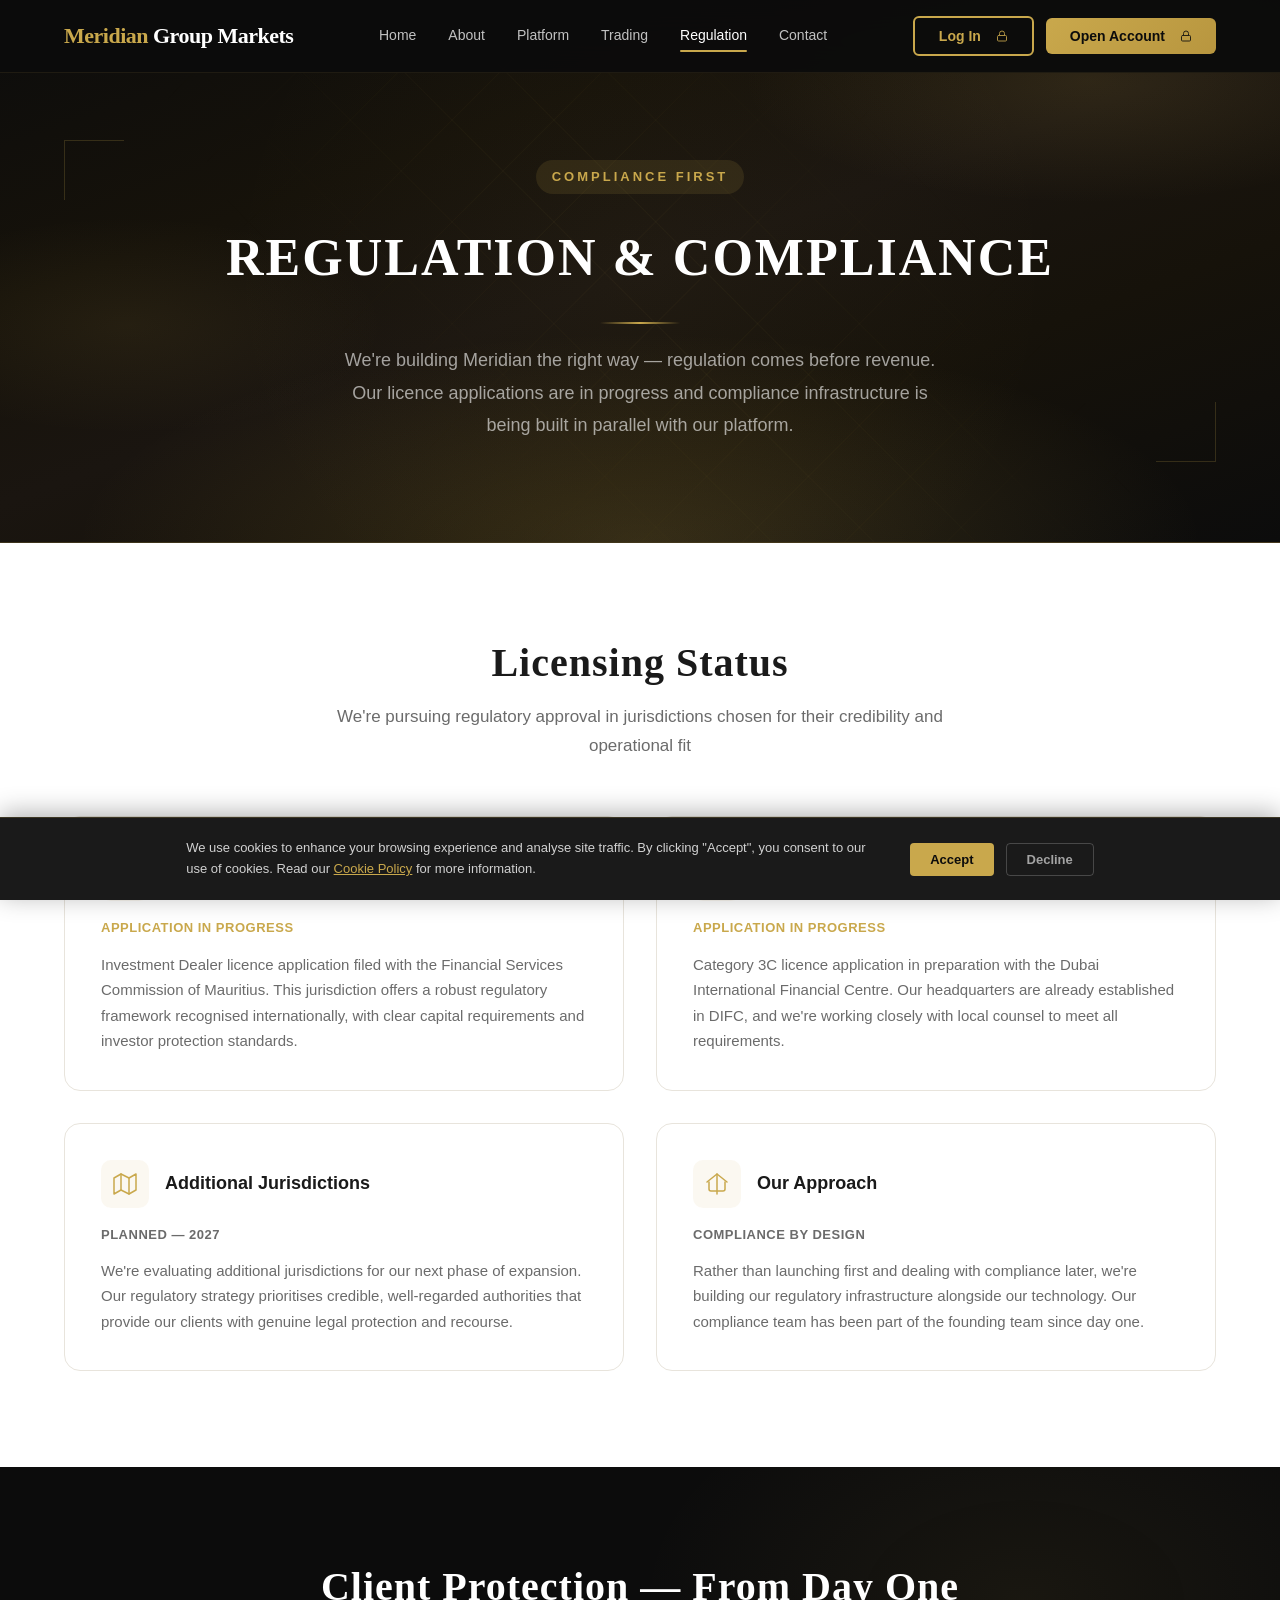
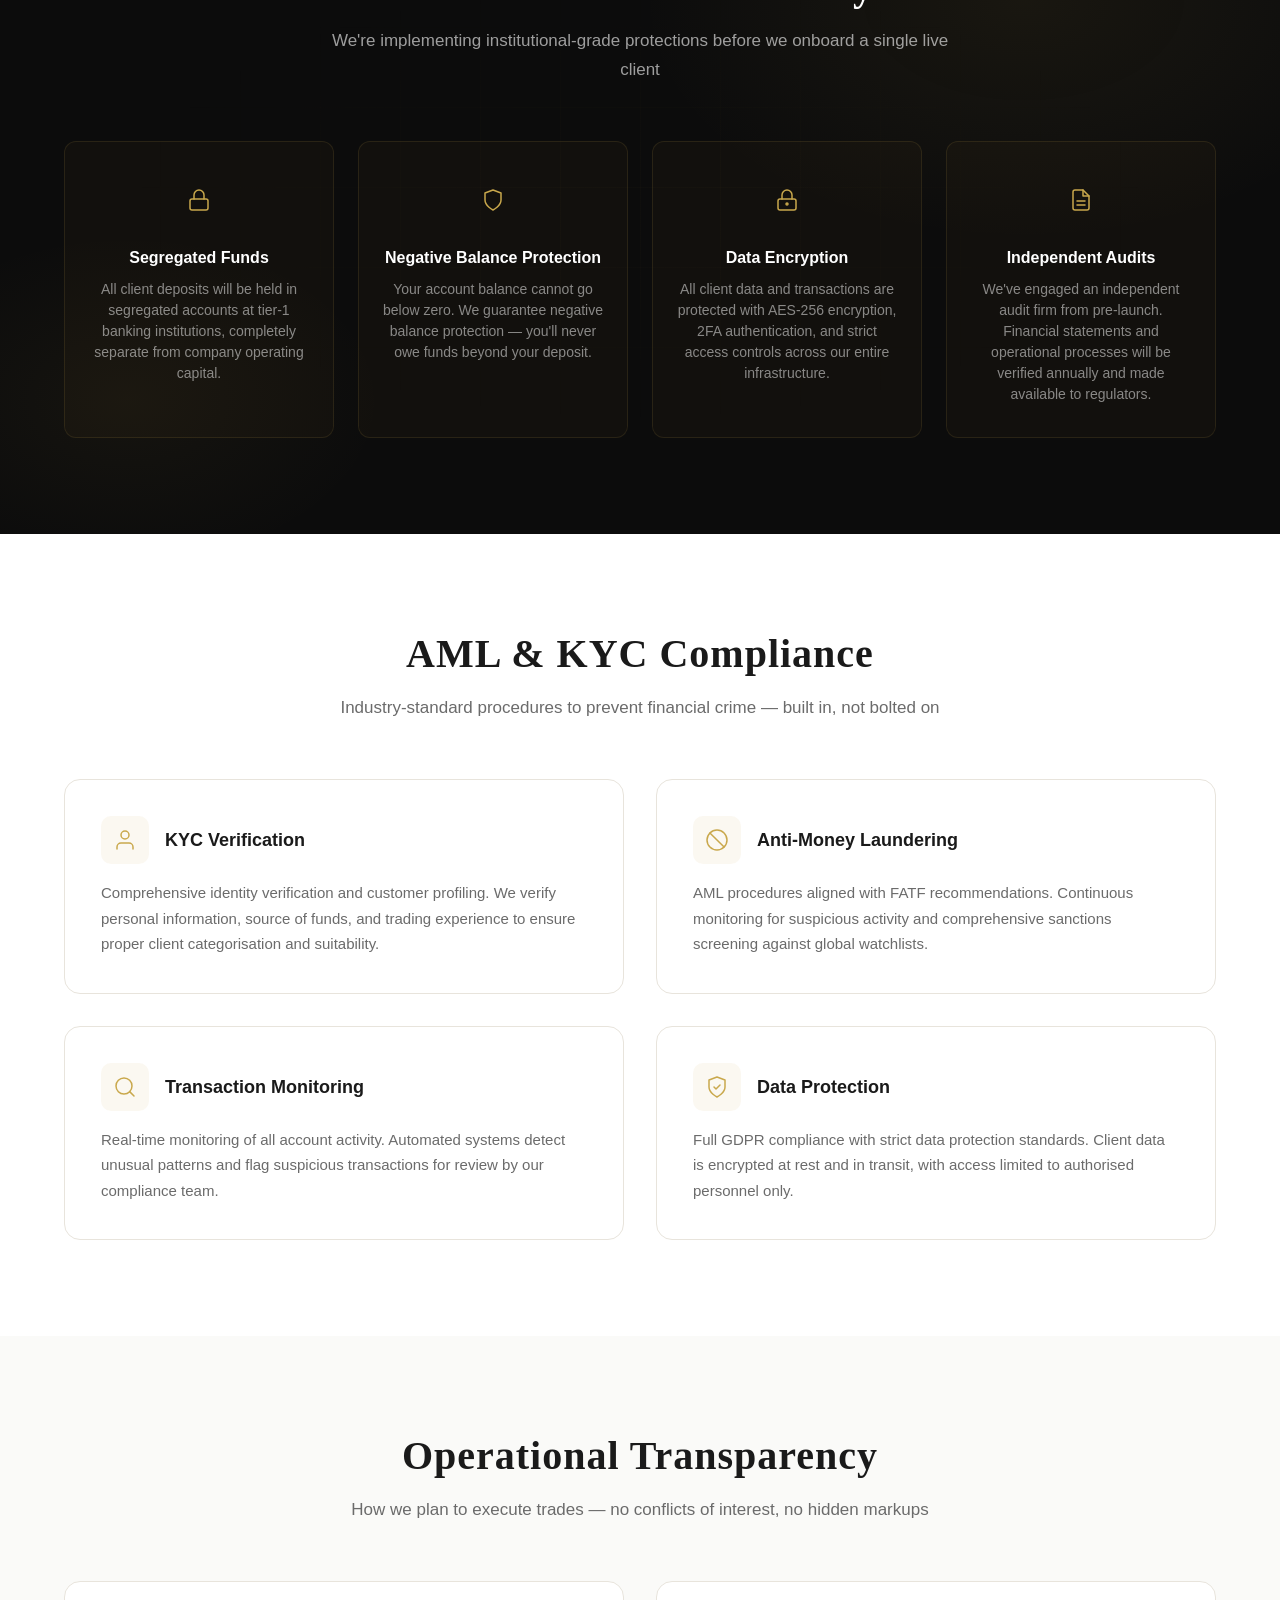
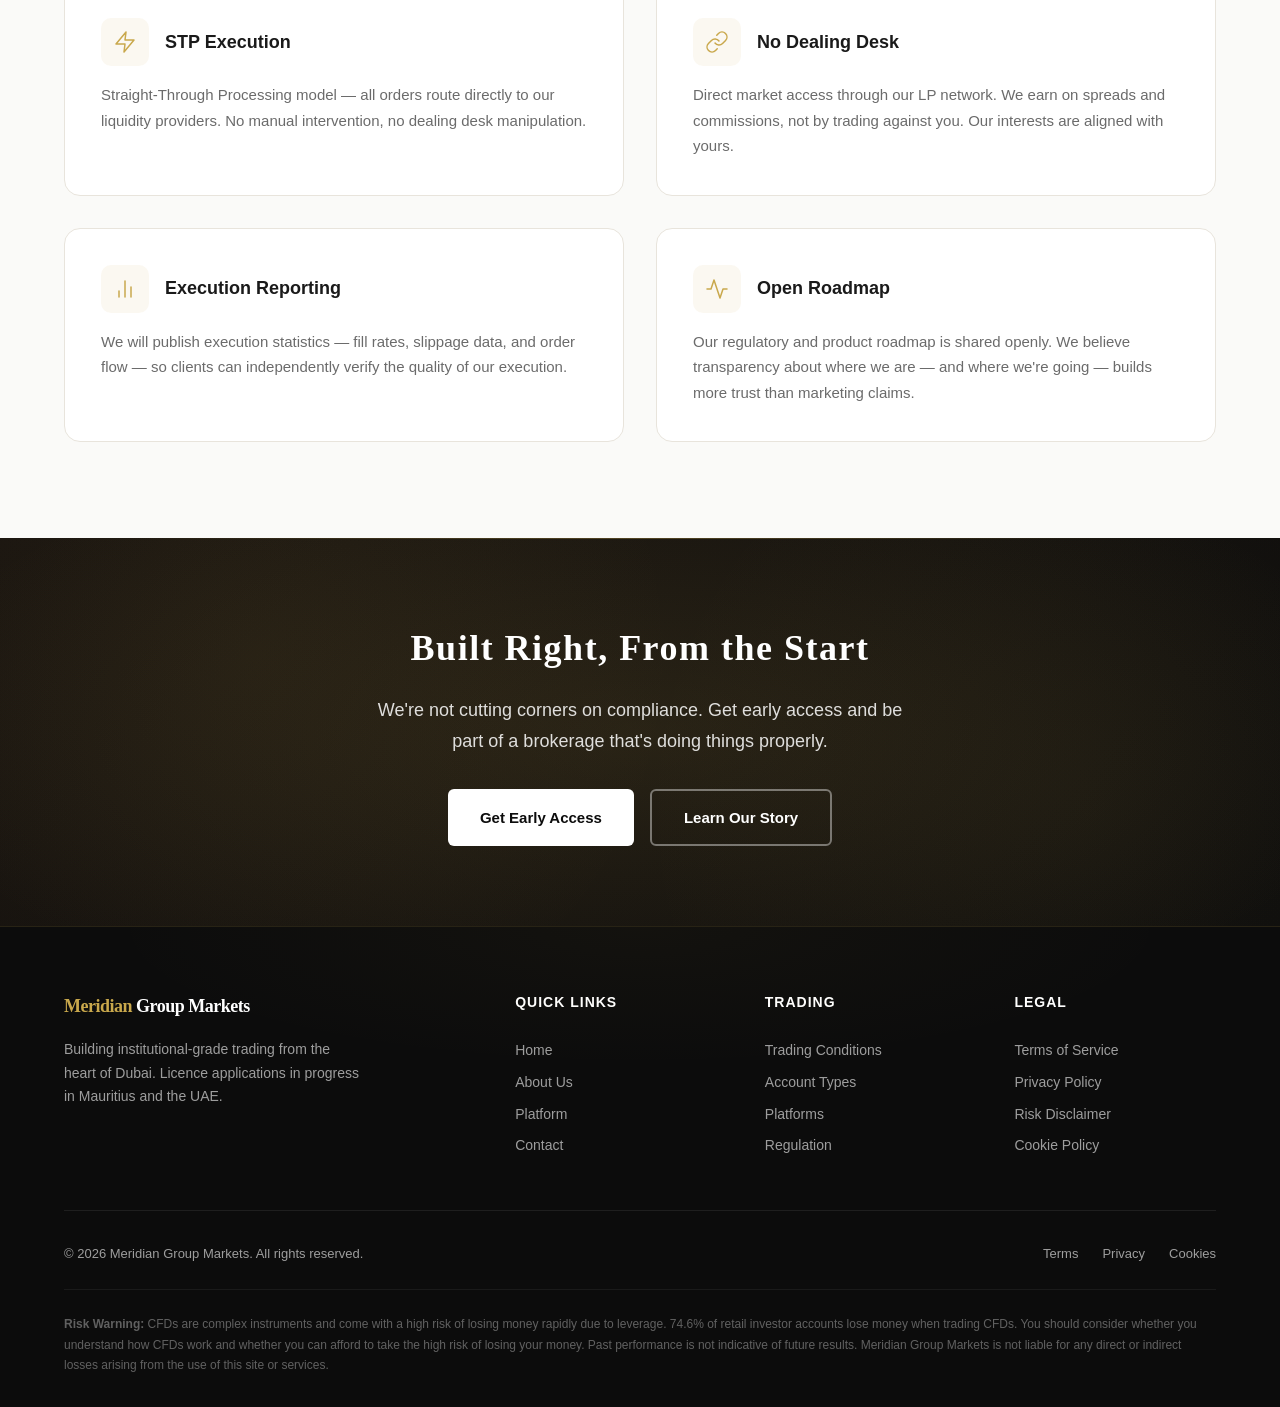
<file: regulation.html>
<!DOCTYPE html>
<html lang="en">
<head>
    <meta charset="UTF-8">
    <meta name="viewport" content="width=device-width, initial-scale=1.0">
    <title>Regulation & Compliance | Meridian Group Markets</title>
    <meta name="description" content="Meridian Group Markets takes a compliance-first approach. Regulatory licences pending in Mauritius (FSC) and Dubai (DIFC), with segregated funds and institutional-grade client protections.">
    <link rel="icon" type="image/svg+xml" href="favicon.svg">
    <link rel="stylesheet" href="css/style.css">
</head>
<body>
    <!-- Header & Navigation -->
    <header class="header">
      <div class="container">
        <nav class="nav">
          <div class="nav__logo">
            <span>Meridian</span> Group Markets
          </div>
          <div class="nav__links">
            <a href="index.html">Home</a>
            <a href="about.html">About</a>
            <a href="platform.html">Platform</a>
            <a href="trading.html">Trading</a>
            <a href="regulation.html" class="active">Regulation</a>
            <a href="contact.html">Contact</a>
          </div>
          <div class="nav__cta">
            <button class="btn btn--outline btn--soon">Log In</button>
            <button class="btn btn--primary btn--soon">Open Account</button>
          </div>
          <div class="hamburger"><span></span><span></span><span></span></div>
        </nav>
      </div>
    </header>

    <!-- Page Header Section -->
    <section class="page-header">
      <div class="container">
        <div class="fade-up">
          <div class="badge badge--accent">Compliance First</div>
          <h1>Regulation & Compliance</h1>
          <p>We're building Meridian the right way — regulation comes before revenue. Our licence applications are in progress and compliance infrastructure is being built in parallel with our platform.</p>
        </div>
      </div>
    </section>

    <!-- Licensing Status Section -->
    <section class="section section--alt">
      <div class="container">
        <div class="section__header fade-up">
          <h2>Licensing Status</h2>
          <p>We're pursuing regulatory approval in jurisdictions chosen for their credibility and operational fit</p>
        </div>
        <div class="reg-grid fade-up">
          <div class="reg-card">
            <div class="reg-card__header">
              <div class="reg-card__icon"><svg width="24" height="24" viewBox="0 0 24 24" fill="none" stroke="#C9A84C" stroke-width="1.5" stroke-linecap="round" stroke-linejoin="round"><circle cx="12" cy="12" r="10"/><line x1="2" y1="12" x2="22" y2="12"/><path d="M12 2a15.3 15.3 0 014 10 15.3 15.3 0 01-4 10 15.3 15.3 0 01-4-10 15.3 15.3 0 014-10z"/></svg></div>
              <h3>Mauritius — FSC</h3>
            </div>
            <p class="reg-authority" style="color: var(--accent); font-weight: 600; font-size: 13px; text-transform: uppercase; letter-spacing: .5px; margin-bottom: 12px;">Application In Progress</p>
            <p>Investment Dealer licence application filed with the Financial Services Commission of Mauritius. This jurisdiction offers a robust regulatory framework recognised internationally, with clear capital requirements and investor protection standards.</p>
          </div>

          <div class="reg-card">
            <div class="reg-card__header">
              <div class="reg-card__icon"><svg width="24" height="24" viewBox="0 0 24 24" fill="none" stroke="#C9A84C" stroke-width="1.5" stroke-linecap="round" stroke-linejoin="round"><path d="M3 21h18"/><path d="M5 21V7l8-4v18"/><path d="M19 21V11l-6-4"/><path d="M9 9v.01M9 12v.01M9 15v.01M9 18v.01"/></svg></div>
              <h3>Dubai — DIFC</h3>
            </div>
            <p class="reg-authority" style="color: var(--accent); font-weight: 600; font-size: 13px; text-transform: uppercase; letter-spacing: .5px; margin-bottom: 12px;">Application In Progress</p>
            <p>Category 3C licence application in preparation with the Dubai International Financial Centre. Our headquarters are already established in DIFC, and we're working closely with local counsel to meet all requirements.</p>
          </div>

          <div class="reg-card">
            <div class="reg-card__header">
              <div class="reg-card__icon"><svg width="24" height="24" viewBox="0 0 24 24" fill="none" stroke="#C9A84C" stroke-width="1.5" stroke-linecap="round" stroke-linejoin="round"><polygon points="1 6 1 22 8 18 16 22 23 18 23 2 16 6 8 2 1 6"/><line x1="8" y1="2" x2="8" y2="18"/><line x1="16" y1="6" x2="16" y2="22"/></svg></div>
              <h3>Additional Jurisdictions</h3>
            </div>
            <p class="reg-authority" style="color: var(--text-light); font-weight: 600; font-size: 13px; text-transform: uppercase; letter-spacing: .5px; margin-bottom: 12px;">Planned — 2027</p>
            <p>We're evaluating additional jurisdictions for our next phase of expansion. Our regulatory strategy prioritises credible, well-regarded authorities that provide our clients with genuine legal protection and recourse.</p>
          </div>

          <div class="reg-card">
            <div class="reg-card__header">
              <div class="reg-card__icon"><svg width="24" height="24" viewBox="0 0 24 24" fill="none" stroke="#C9A84C" stroke-width="1.5" stroke-linecap="round" stroke-linejoin="round"><path d="M12 22V2"/><path d="M2 10l10-8 10 8"/><path d="M4 10v7a2 2 0 002 2h12a2 2 0 002-2v-7"/></svg></div>
              <h3>Our Approach</h3>
            </div>
            <p class="reg-authority" style="color: var(--text-light); font-weight: 600; font-size: 13px; text-transform: uppercase; letter-spacing: .5px; margin-bottom: 12px;">Compliance By Design</p>
            <p>Rather than launching first and dealing with compliance later, we're building our regulatory infrastructure alongside our technology. Our compliance team has been part of the founding team since day one.</p>
          </div>
        </div>
      </div>
    </section>

    <!-- Client Protection Section -->
    <section class="section section--dark">
      <div class="container">
        <div class="section__header fade-up">
          <h2>Client Protection — From Day One</h2>
          <p>We're implementing institutional-grade protections before we onboard a single live client</p>
        </div>
        <div class="trust__grid fade-up">
          <div class="trust-card">
            <div class="trust-card__icon"><svg width="24" height="24" viewBox="0 0 24 24" fill="none" stroke="#C9A84C" stroke-width="1.5" stroke-linecap="round" stroke-linejoin="round"><rect x="3" y="11" width="18" height="11" rx="2"/><path d="M7 11V7a5 5 0 0110 0v4"/></svg></div>
            <h4>Segregated Funds</h4>
            <p>All client deposits will be held in segregated accounts at tier-1 banking institutions, completely separate from company operating capital.</p>
          </div>

          <div class="trust-card">
            <div class="trust-card__icon"><svg width="24" height="24" viewBox="0 0 24 24" fill="none" stroke="#C9A84C" stroke-width="1.5" stroke-linecap="round" stroke-linejoin="round"><path d="M12 22s8-4 8-10V5l-8-3-8 3v7c0 6 8 10 8 10z"/></svg></div>
            <h4>Negative Balance Protection</h4>
            <p>Your account balance cannot go below zero. We guarantee negative balance protection — you'll never owe funds beyond your deposit.</p>
          </div>

          <div class="trust-card">
            <div class="trust-card__icon"><svg width="24" height="24" viewBox="0 0 24 24" fill="none" stroke="#C9A84C" stroke-width="1.5" stroke-linecap="round" stroke-linejoin="round"><rect x="3" y="11" width="18" height="11" rx="2"/><path d="M7 11V7a5 5 0 0110 0v4"/><circle cx="12" cy="16" r="1"/></svg></div>
            <h4>Data Encryption</h4>
            <p>All client data and transactions are protected with AES-256 encryption, 2FA authentication, and strict access controls across our entire infrastructure.</p>
          </div>

          <div class="trust-card">
            <div class="trust-card__icon"><svg width="24" height="24" viewBox="0 0 24 24" fill="none" stroke="#C9A84C" stroke-width="1.5" stroke-linecap="round" stroke-linejoin="round"><path d="M14 2H6a2 2 0 00-2 2v16a2 2 0 002 2h12a2 2 0 002-2V8z"/><polyline points="14 2 14 8 20 8"/><line x1="16" y1="13" x2="8" y2="13"/><line x1="16" y1="17" x2="8" y2="17"/></svg></div>
            <h4>Independent Audits</h4>
            <p>We've engaged an independent audit firm from pre-launch. Financial statements and operational processes will be verified annually and made available to regulators.</p>
          </div>
        </div>
      </div>
    </section>

    <!-- AML & KYC Section -->
    <section class="section section--alt">
      <div class="container">
        <div class="section__header fade-up">
          <h2>AML & KYC Compliance</h2>
          <p>Industry-standard procedures to prevent financial crime — built in, not bolted on</p>
        </div>
        <div class="reg-grid fade-up">
          <div class="reg-card">
            <div class="reg-card__header">
              <div class="reg-card__icon"><svg width="24" height="24" viewBox="0 0 24 24" fill="none" stroke="#C9A84C" stroke-width="1.5" stroke-linecap="round" stroke-linejoin="round"><path d="M20 21v-2a4 4 0 00-4-4H8a4 4 0 00-4 4v2"/><circle cx="12" cy="7" r="4"/></svg></div>
              <h3>KYC Verification</h3>
            </div>
            <p>Comprehensive identity verification and customer profiling. We verify personal information, source of funds, and trading experience to ensure proper client categorisation and suitability.</p>
          </div>

          <div class="reg-card">
            <div class="reg-card__header">
              <div class="reg-card__icon"><svg width="24" height="24" viewBox="0 0 24 24" fill="none" stroke="#C9A84C" stroke-width="1.5" stroke-linecap="round" stroke-linejoin="round"><circle cx="12" cy="12" r="10"/><line x1="4.93" y1="4.93" x2="19.07" y2="19.07"/></svg></div>
              <h3>Anti-Money Laundering</h3>
            </div>
            <p>AML procedures aligned with FATF recommendations. Continuous monitoring for suspicious activity and comprehensive sanctions screening against global watchlists.</p>
          </div>

          <div class="reg-card">
            <div class="reg-card__header">
              <div class="reg-card__icon"><svg width="24" height="24" viewBox="0 0 24 24" fill="none" stroke="#C9A84C" stroke-width="1.5" stroke-linecap="round" stroke-linejoin="round"><circle cx="11" cy="11" r="8"/><line x1="21" y1="21" x2="16.65" y2="16.65"/></svg></div>
              <h3>Transaction Monitoring</h3>
            </div>
            <p>Real-time monitoring of all account activity. Automated systems detect unusual patterns and flag suspicious transactions for review by our compliance team.</p>
          </div>

          <div class="reg-card">
            <div class="reg-card__header">
              <div class="reg-card__icon"><svg width="24" height="24" viewBox="0 0 24 24" fill="none" stroke="#C9A84C" stroke-width="1.5" stroke-linecap="round" stroke-linejoin="round"><path d="M12 22s8-4 8-10V5l-8-3-8 3v7c0 6 8 10 8 10z"/><polyline points="9 12 11 14 15 10"/></svg></div>
              <h3>Data Protection</h3>
            </div>
            <p>Full GDPR compliance with strict data protection standards. Client data is encrypted at rest and in transit, with access limited to authorised personnel only.</p>
          </div>
        </div>
      </div>
    </section>

    <!-- Transparency Section -->
    <section class="section">
      <div class="container">
        <div class="section__header fade-up">
          <h2>Operational Transparency</h2>
          <p>How we plan to execute trades — no conflicts of interest, no hidden markups</p>
        </div>
        <div class="reg-grid fade-up">
          <div class="reg-card">
            <div class="reg-card__header">
              <div class="reg-card__icon"><svg width="24" height="24" viewBox="0 0 24 24" fill="none" stroke="#C9A84C" stroke-width="1.5" stroke-linecap="round" stroke-linejoin="round"><polygon points="13 2 3 14 12 14 11 22 21 10 12 10 13 2"/></svg></div>
              <h3>STP Execution</h3>
            </div>
            <p>Straight-Through Processing model — all orders route directly to our liquidity providers. No manual intervention, no dealing desk manipulation.</p>
          </div>

          <div class="reg-card">
            <div class="reg-card__header">
              <div class="reg-card__icon"><svg width="24" height="24" viewBox="0 0 24 24" fill="none" stroke="#C9A84C" stroke-width="1.5" stroke-linecap="round" stroke-linejoin="round"><path d="M10 13a5 5 0 007.54.54l3-3a5 5 0 00-7.07-7.07l-1.72 1.71"/><path d="M14 11a5 5 0 00-7.54-.54l-3 3a5 5 0 007.07 7.07l1.71-1.71"/></svg></div>
              <h3>No Dealing Desk</h3>
            </div>
            <p>Direct market access through our LP network. We earn on spreads and commissions, not by trading against you. Our interests are aligned with yours.</p>
          </div>

          <div class="reg-card">
            <div class="reg-card__header">
              <div class="reg-card__icon"><svg width="24" height="24" viewBox="0 0 24 24" fill="none" stroke="#C9A84C" stroke-width="1.5" stroke-linecap="round" stroke-linejoin="round"><line x1="18" y1="20" x2="18" y2="10"/><line x1="12" y1="20" x2="12" y2="4"/><line x1="6" y1="20" x2="6" y2="14"/></svg></div>
              <h3>Execution Reporting</h3>
            </div>
            <p>We will publish execution statistics — fill rates, slippage data, and order flow — so clients can independently verify the quality of our execution.</p>
          </div>

          <div class="reg-card">
            <div class="reg-card__header">
              <div class="reg-card__icon"><svg width="24" height="24" viewBox="0 0 24 24" fill="none" stroke="#C9A84C" stroke-width="1.5" stroke-linecap="round" stroke-linejoin="round"><polyline points="22 12 18 12 15 21 9 3 6 12 2 12"/></svg></div>
              <h3>Open Roadmap</h3>
            </div>
            <p>Our regulatory and product roadmap is shared openly. We believe transparency about where we are — and where we're going — builds more trust than marketing claims.</p>
          </div>
        </div>
      </div>
    </section>

    <!-- CTA Section -->
    <section class="cta-section">
      <div class="container">
        <div class="fade-up">
          <h2>Built Right, From the Start</h2>
          <p>We're not cutting corners on compliance. Get early access and be part of a brokerage that's doing things properly.</p>
          <div style="display: flex; gap: 16px; justify-content: center; flex-wrap: wrap;">
            <a href="contact.html" class="btn btn--white">Get Early Access</a>
            <a href="about.html" class="btn btn--outline" style="border-color: rgba(255,255,255,.4); color: var(--white);">Learn Our Story</a>
          </div>
        </div>
      </div>
    </section>

    <!-- Footer -->
    <footer class="footer">
      <div class="container">
        <div class="footer__grid">
          <div class="footer__brand">
            <div style="font-size: 18px; font-weight: 800; color: var(--white); letter-spacing: -0.5px; font-family: 'Cinzel', serif;">
              <span style="color: var(--accent);">Meridian</span> Group Markets
            </div>
            <p>Building institutional-grade trading from the heart of Dubai. Licence applications in progress in Mauritius and the UAE.</p>
          </div>
          <div class="footer__col"><h4>Quick Links</h4><a href="index.html">Home</a><a href="about.html">About Us</a><a href="platform.html">Platform</a><a href="contact.html">Contact</a></div>
          <div class="footer__col"><h4>Trading</h4><a href="trading.html">Trading Conditions</a><a href="trading.html">Account Types</a><a href="platform.html">Platforms</a><a href="regulation.html">Regulation</a></div>
          <div class="footer__col"><h4>Legal</h4><a href="#">Terms of Service</a><a href="#">Privacy Policy</a><a href="#">Risk Disclaimer</a><a href="#">Cookie Policy</a></div>
        </div>
        <div class="footer__bottom"><span>&copy; 2026 Meridian Group Markets. All rights reserved.</span><div><a href="#">Terms</a><a href="#">Privacy</a><a href="#">Cookies</a></div></div>
        <div class="footer__disclaimer"><strong>Risk Warning:</strong> CFDs are complex instruments and come with a high risk of losing money rapidly due to leverage. 74.6% of retail investor accounts lose money when trading CFDs. You should consider whether you understand how CFDs work and whether you can afford to take the high risk of losing your money. Past performance is not indicative of future results. Meridian Group Markets is not liable for any direct or indirect losses arising from the use of this site or services.</div>
      </div>
    </footer>

    <!-- Cookie Consent -->
    <div class="cookie-banner">
      <p>We use cookies to enhance your browsing experience and analyse site traffic. By clicking "Accept", you consent to our use of cookies. Read our <a href="#">Cookie Policy</a> for more information.</p>
      <div class="cookie-banner__actions">
        <button class="cookie-banner__btn cookie-banner__btn--accept">Accept</button>
        <button class="cookie-banner__btn cookie-banner__btn--decline">Decline</button>
      </div>
    </div>

    <script src="js/main.js"></script>
</body>
</html>
</file>
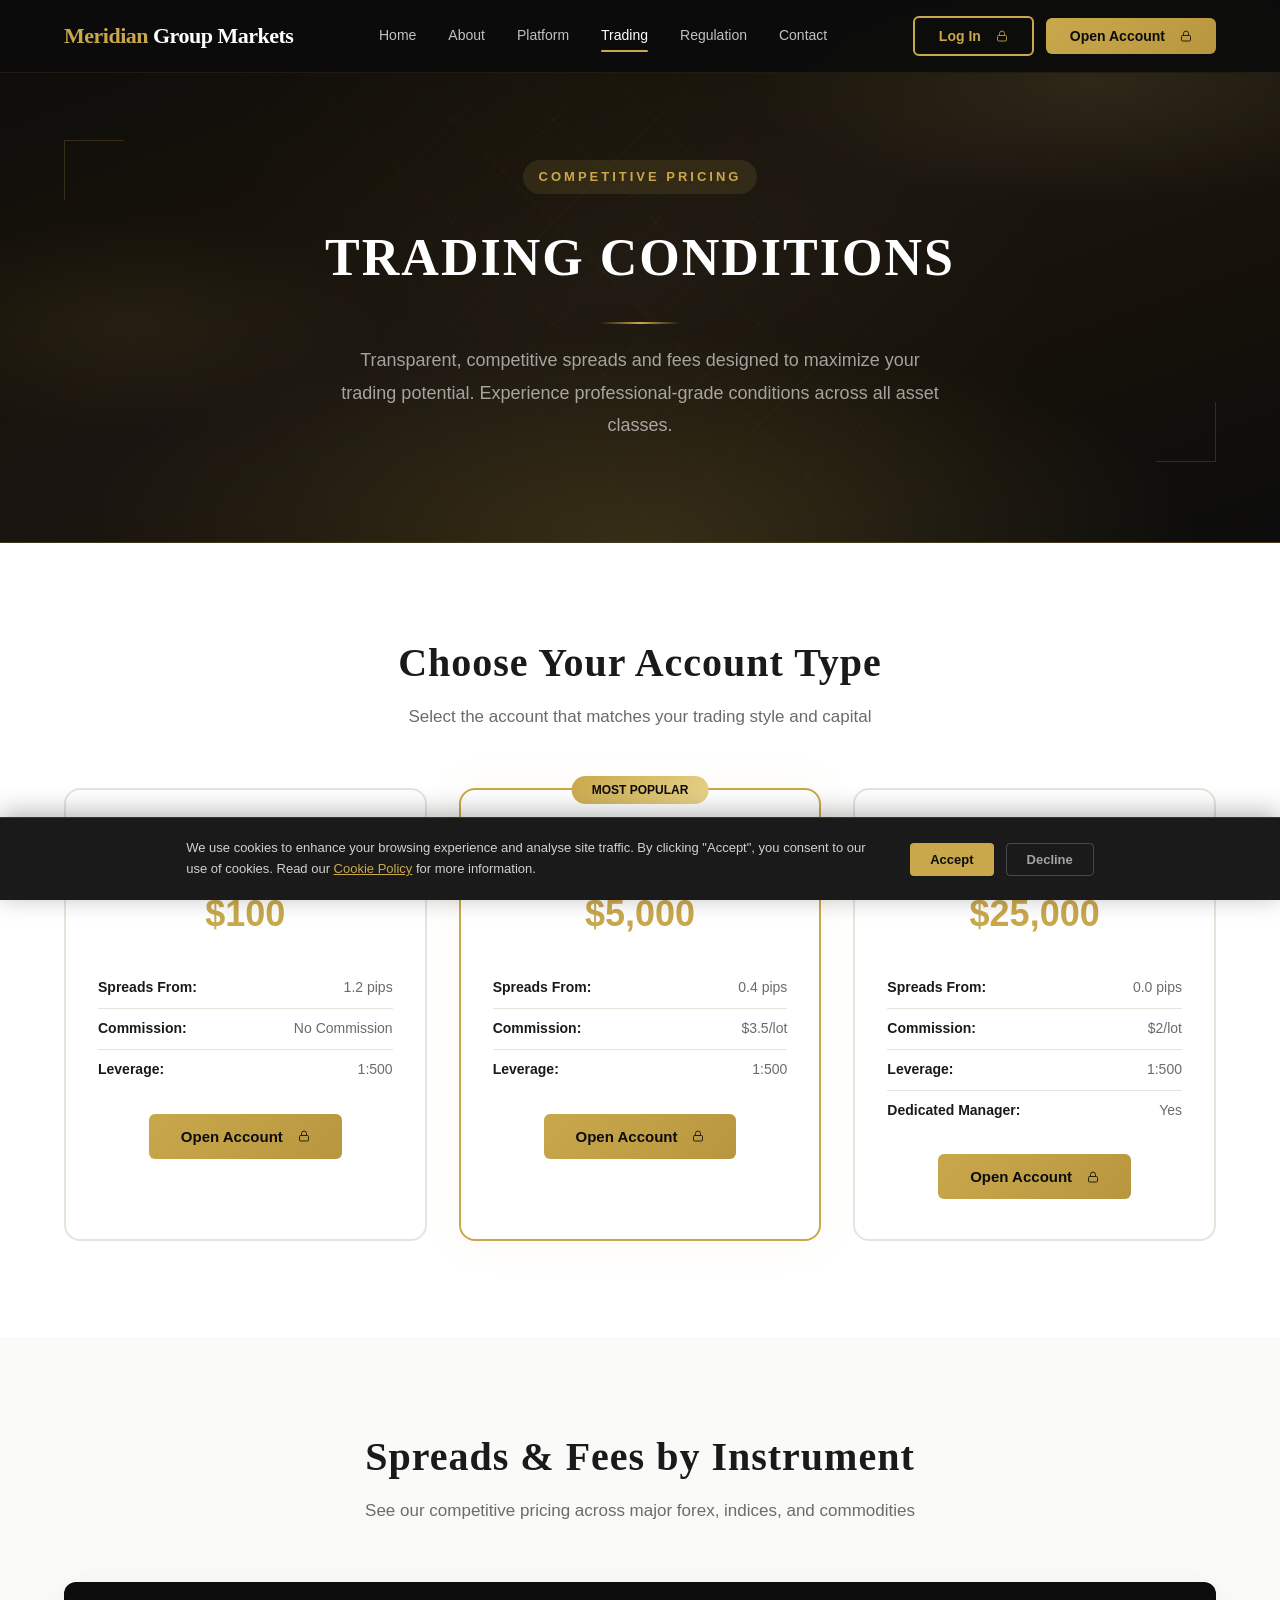
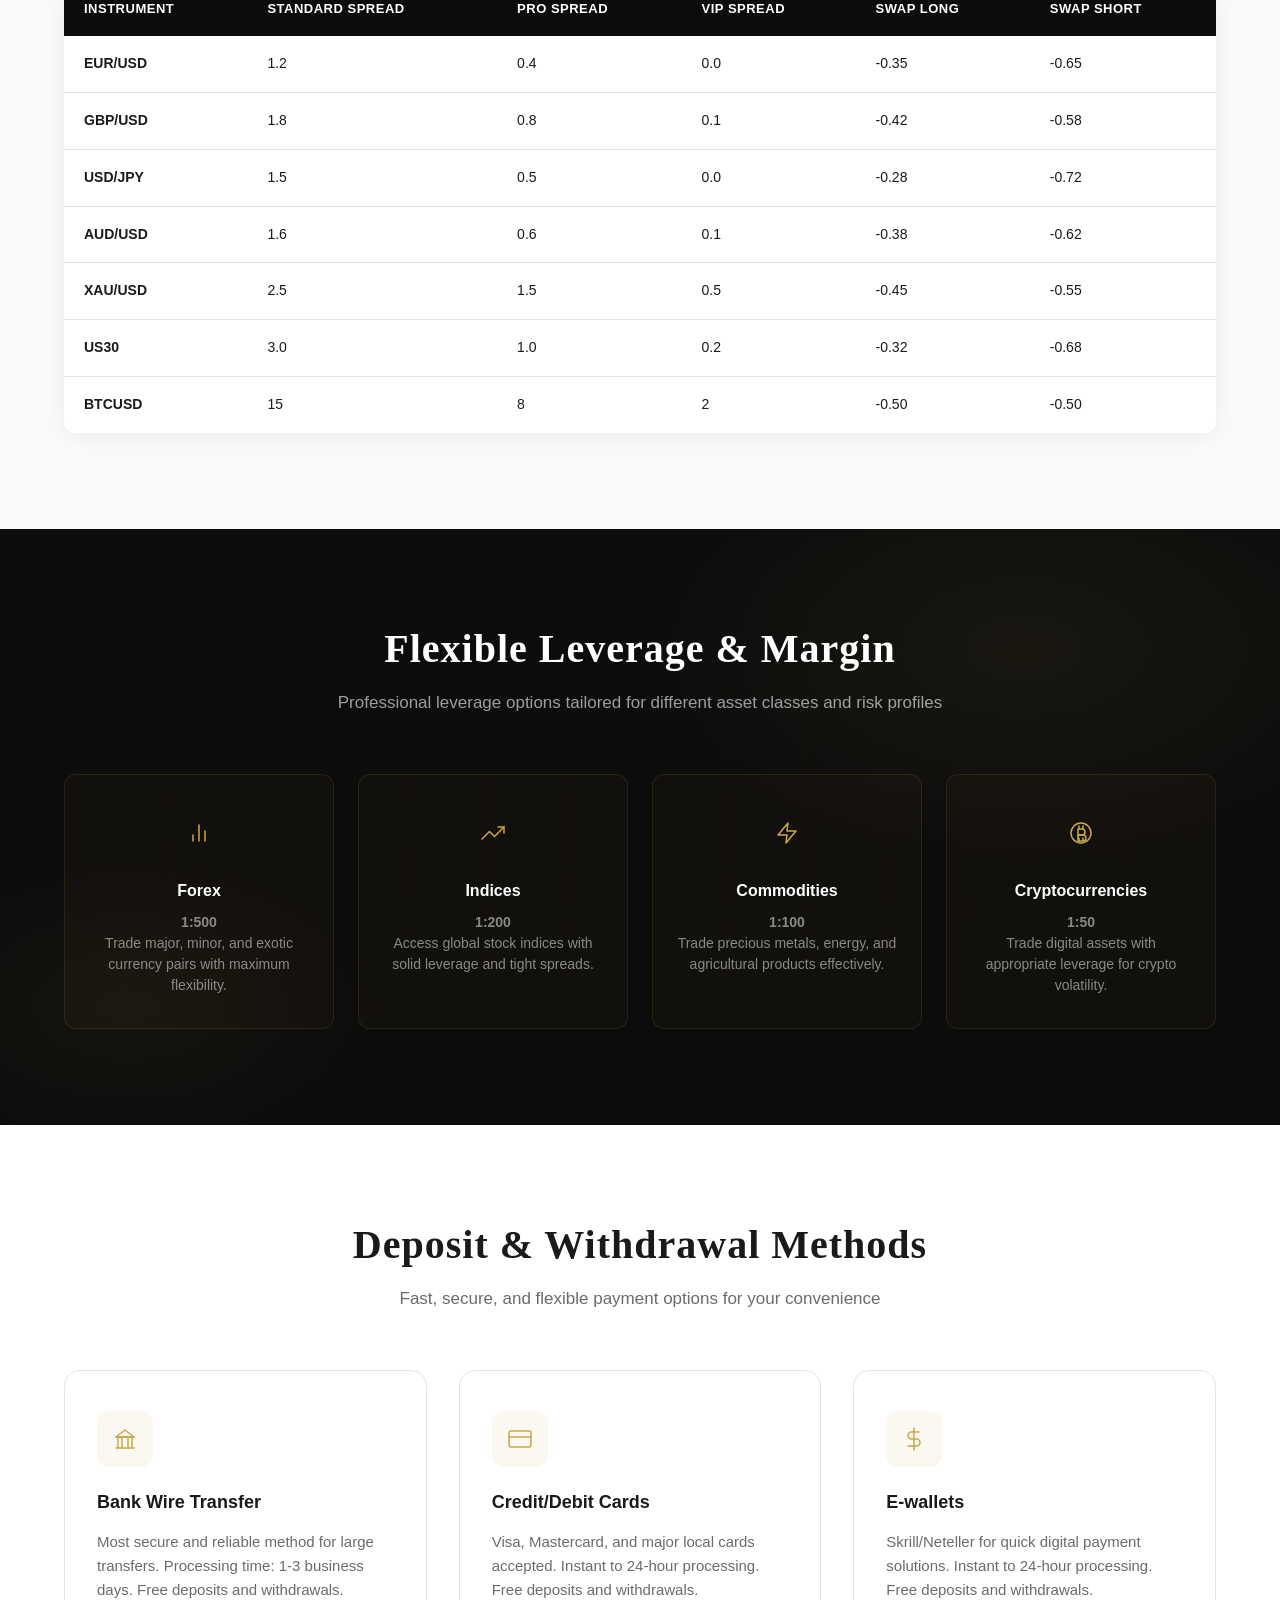
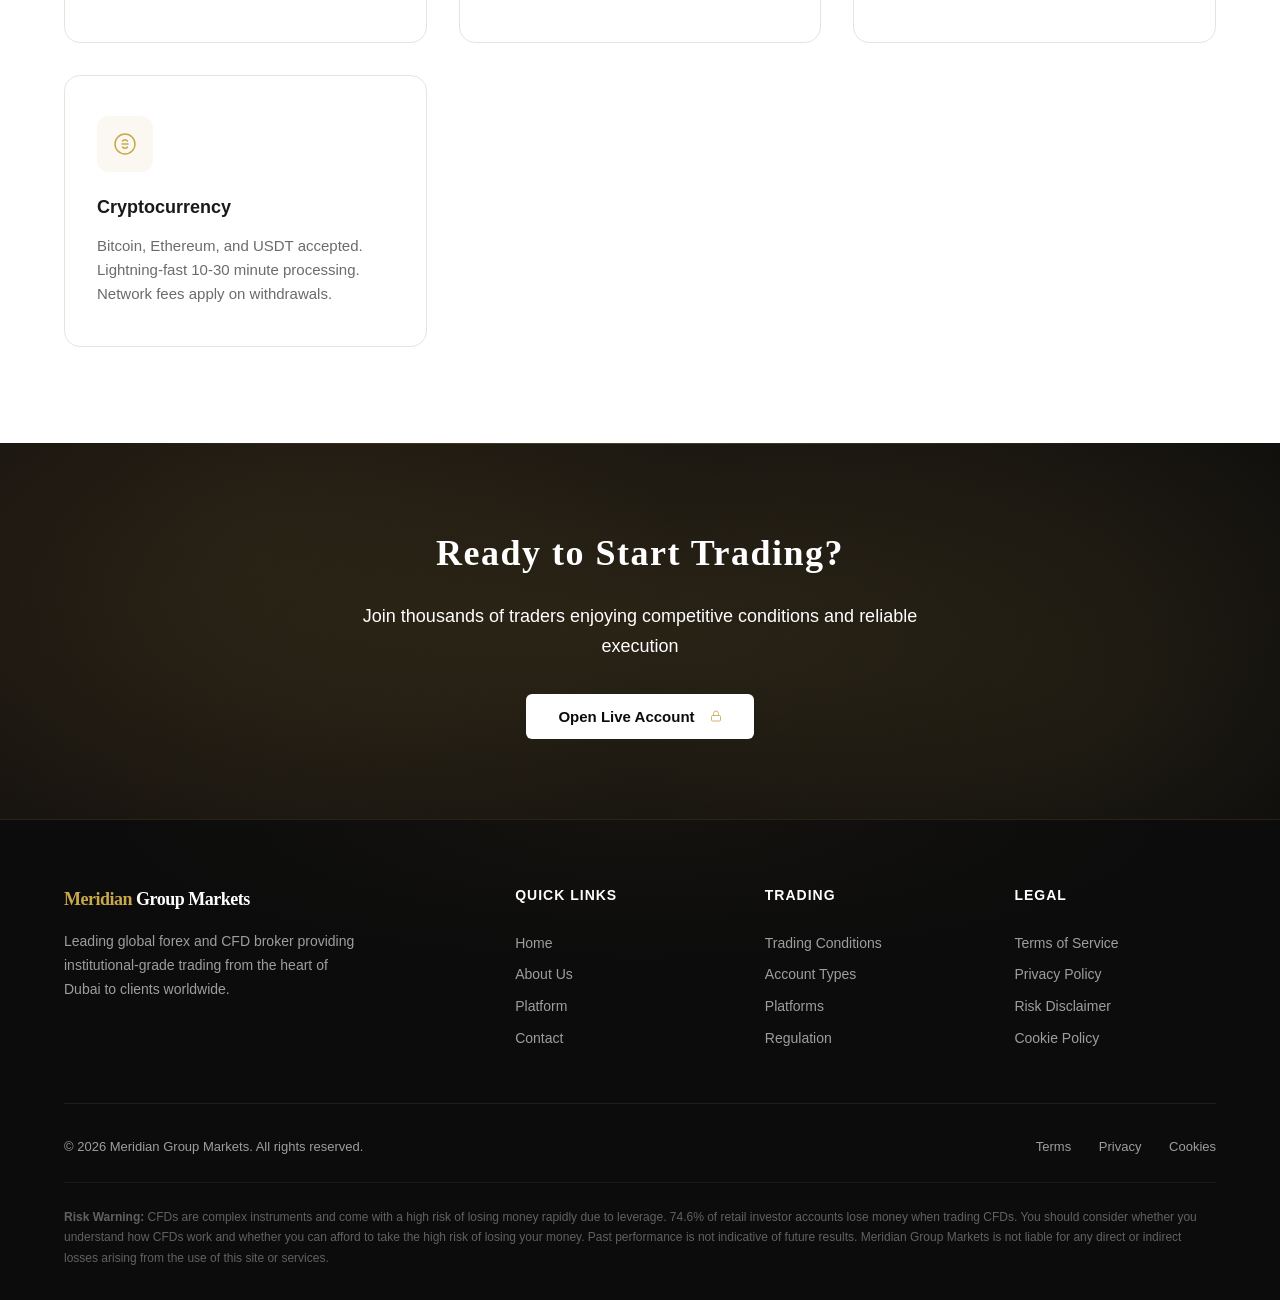
<file: trading.html>
<!DOCTYPE html>
<html lang="en">
<head>
  <meta charset="UTF-8">
  <meta name="viewport" content="width=device-width, initial-scale=1.0">
  <title>Trading Conditions | Meridian Group Markets</title>
  <meta name="description" content="Competitive trading conditions at Meridian Group Markets — spreads from 0.0 pips, leverage up to 1:500, and flexible account types from $100. View full pricing.">
  <link rel="icon" type="image/svg+xml" href="favicon.svg">
  <link rel="stylesheet" href="css/style.css">
</head>
<body>

<!-- ===== HEADER / NAVIGATION ===== -->
<header class="header">
  <div class="container">
    <nav class="nav">
      <div class="nav__logo">
        <span>Meridian</span> Group Markets
      </div>

      <div class="nav__links">
        <a href="index.html">Home</a>
        <a href="about.html">About</a>
        <a href="platform.html">Platform</a>
        <a href="trading.html" class="active">Trading</a>
        <a href="regulation.html">Regulation</a>
        <a href="contact.html">Contact</a>
      </div>

      <div class="nav__cta">
        <button class="btn btn--outline btn--soon">Log In</button>
        <button class="btn btn--primary btn--soon">Open Account</button>
      </div>

      <div class="hamburger">
        <span></span>
        <span></span>
        <span></span>
      </div>
    </nav>
  </div>
</header>

<!-- ===== PAGE HEADER ===== -->
<section class="page-header fade-up">
  <div class="container">
    <div class="badge badge--accent">Competitive Pricing</div>
    <h1>Trading Conditions</h1>
    <p>Transparent, competitive spreads and fees designed to maximize your trading potential. Experience professional-grade conditions across all asset classes.</p>
  </div>
</section>

<!-- ===== ACCOUNT TYPES SECTION ===== -->
<section class="section section--alt">
  <div class="container">
    <div class="section__header text-center fade-up">
      <h2>Choose Your Account Type</h2>
      <p>Select the account that matches your trading style and capital</p>
    </div>

    <div class="account-cards">
      <!-- Standard Account -->
      <div class="account-card fade-up">
        <h3>Standard</h3>
        <div class="min-deposit">$100</div>
        <ul>
          <li><strong>Spreads From:</strong> 1.2 pips</li>
          <li><strong>Commission:</strong> No Commission</li>
          <li><strong>Leverage:</strong> 1:500</li>
        </ul>
        <button class="btn btn--primary btn--soon">Open Account</button>
      </div>

      <!-- Professional Account (Featured) -->
      <div class="account-card featured fade-up">
        <h3>Professional</h3>
        <div class="min-deposit">$5,000</div>
        <ul>
          <li><strong>Spreads From:</strong> 0.4 pips</li>
          <li><strong>Commission:</strong> $3.5/lot</li>
          <li><strong>Leverage:</strong> 1:500</li>
        </ul>
        <button class="btn btn--primary btn--soon">Open Account</button>
      </div>

      <!-- VIP Account -->
      <div class="account-card fade-up">
        <h3>VIP</h3>
        <div class="min-deposit">$25,000</div>
        <ul>
          <li><strong>Spreads From:</strong> 0.0 pips</li>
          <li><strong>Commission:</strong> $2/lot</li>
          <li><strong>Leverage:</strong> 1:500</li>
          <li><strong>Dedicated Manager:</strong> Yes</li>
        </ul>
        <button class="btn btn--primary btn--soon">Open Account</button>
      </div>
    </div>
  </div>
</section>

<!-- ===== SPREADS TABLE SECTION ===== -->
<section class="section">
  <div class="container">
    <div class="section__header text-center fade-up">
      <h2>Spreads & Fees by Instrument</h2>
      <p>See our competitive pricing across major forex, indices, and commodities</p>
    </div>

    <div class="fade-up">
      <table class="conditions-table">
        <thead>
          <tr>
            <th>Instrument</th>
            <th>Standard Spread</th>
            <th>Pro Spread</th>
            <th>VIP Spread</th>
            <th>Swap Long</th>
            <th>Swap Short</th>
          </tr>
        </thead>
        <tbody>
          <tr>
            <td><strong>EUR/USD</strong></td>
            <td>1.2</td>
            <td>0.4</td>
            <td>0.0</td>
            <td>-0.35</td>
            <td>-0.65</td>
          </tr>
          <tr>
            <td><strong>GBP/USD</strong></td>
            <td>1.8</td>
            <td>0.8</td>
            <td>0.1</td>
            <td>-0.42</td>
            <td>-0.58</td>
          </tr>
          <tr>
            <td><strong>USD/JPY</strong></td>
            <td>1.5</td>
            <td>0.5</td>
            <td>0.0</td>
            <td>-0.28</td>
            <td>-0.72</td>
          </tr>
          <tr>
            <td><strong>AUD/USD</strong></td>
            <td>1.6</td>
            <td>0.6</td>
            <td>0.1</td>
            <td>-0.38</td>
            <td>-0.62</td>
          </tr>
          <tr>
            <td><strong>XAU/USD</strong></td>
            <td>2.5</td>
            <td>1.5</td>
            <td>0.5</td>
            <td>-0.45</td>
            <td>-0.55</td>
          </tr>
          <tr>
            <td><strong>US30</strong></td>
            <td>3.0</td>
            <td>1.0</td>
            <td>0.2</td>
            <td>-0.32</td>
            <td>-0.68</td>
          </tr>
          <tr>
            <td><strong>BTCUSD</strong></td>
            <td>15</td>
            <td>8</td>
            <td>2</td>
            <td>-0.50</td>
            <td>-0.50</td>
          </tr>
        </tbody>
      </table>
    </div>
  </div>
</section>

<!-- ===== LEVERAGE SECTION ===== -->
<section class="section section--dark">
  <div class="container">
    <div class="section__header text-center fade-up">
      <h2>Flexible Leverage & Margin</h2>
      <p>Professional leverage options tailored for different asset classes and risk profiles</p>
    </div>

    <div class="trust__grid">
      <!-- Forex -->
      <div class="trust-card fade-up">
        <div class="trust-card__icon"><svg width="24" height="24" viewBox="0 0 24 24" fill="none" stroke="#C9A84C" stroke-width="1.5" stroke-linecap="round" stroke-linejoin="round"><line x1="18" y1="20" x2="18" y2="10"/><line x1="12" y1="20" x2="12" y2="4"/><line x1="6" y1="20" x2="6" y2="14"/></svg></div>
        <h4>Forex</h4>
        <p><strong>1:500</strong></p>
        <p>Trade major, minor, and exotic currency pairs with maximum flexibility.</p>
      </div>

      <!-- Indices -->
      <div class="trust-card fade-up">
        <div class="trust-card__icon"><svg width="24" height="24" viewBox="0 0 24 24" fill="none" stroke="#C9A84C" stroke-width="1.5" stroke-linecap="round" stroke-linejoin="round"><polyline points="23 6 13.5 15.5 8.5 10.5 1 18"/><polyline points="17 6 23 6 23 12"/></svg></div>
        <h4>Indices</h4>
        <p><strong>1:200</strong></p>
        <p>Access global stock indices with solid leverage and tight spreads.</p>
      </div>

      <!-- Commodities -->
      <div class="trust-card fade-up">
        <div class="trust-card__icon"><svg width="24" height="24" viewBox="0 0 24 24" fill="none" stroke="#C9A84C" stroke-width="1.5" stroke-linecap="round" stroke-linejoin="round"><polygon points="13 2 3 14 12 14 11 22 21 10 12 10 13 2"/></svg></div>
        <h4>Commodities</h4>
        <p><strong>1:100</strong></p>
        <p>Trade precious metals, energy, and agricultural products effectively.</p>
      </div>

      <!-- Crypto -->
      <div class="trust-card fade-up">
        <div class="trust-card__icon"><svg width="24" height="24" viewBox="0 0 24 24" fill="none" stroke="#C9A84C" stroke-width="1.5" stroke-linecap="round" stroke-linejoin="round"><circle cx="12" cy="12" r="10"/><path d="M9 8h4a3 3 0 010 6H9V8z"/><path d="M9 14h5a3 3 0 010 6H9v-6z"/><line x1="10" y1="5" x2="10" y2="8"/><line x1="14" y1="5" x2="14" y2="8"/><line x1="10" y1="20" x2="10" y2="17"/><line x1="14" y1="20" x2="14" y2="17"/></svg></div>
        <h4>Cryptocurrencies</h4>
        <p><strong>1:50</strong></p>
        <p>Trade digital assets with appropriate leverage for crypto volatility.</p>
      </div>
    </div>
  </div>
</section>

<!-- ===== DEPOSIT & WITHDRAWAL SECTION ===== -->
<section class="section section--alt">
  <div class="container">
    <div class="section__header text-center fade-up">
      <h2>Deposit & Withdrawal Methods</h2>
      <p>Fast, secure, and flexible payment options for your convenience</p>
    </div>

    <div class="features__grid">
      <!-- Bank Wire -->
      <div class="feature-card fade-up">
        <div class="feature-card__icon"><svg width="24" height="24" viewBox="0 0 24 24" fill="none" stroke="#C9A84C" stroke-width="1.5" stroke-linecap="round" stroke-linejoin="round"><path d="M3 21h18"/><path d="M3 10h18"/><path d="M12 3l9 7H3l9-7z"/><line x1="5" y1="10" x2="5" y2="21"/><line x1="19" y1="10" x2="19" y2="21"/><line x1="9" y1="10" x2="9" y2="21"/><line x1="15" y1="10" x2="15" y2="21"/></svg></div>
        <h3>Bank Wire Transfer</h3>
        <p>Most secure and reliable method for large transfers. Processing time: 1-3 business days. Free deposits and withdrawals.</p>
      </div>

      <!-- Credit/Debit Cards -->
      <div class="feature-card fade-up">
        <div class="feature-card__icon"><svg width="24" height="24" viewBox="0 0 24 24" fill="none" stroke="#C9A84C" stroke-width="1.5" stroke-linecap="round" stroke-linejoin="round"><rect x="1" y="4" width="22" height="16" rx="2"/><line x1="1" y1="10" x2="23" y2="10"/></svg></div>
        <h3>Credit/Debit Cards</h3>
        <p>Visa, Mastercard, and major local cards accepted. Instant to 24-hour processing. Free deposits and withdrawals.</p>
      </div>

      <!-- E-wallets -->
      <div class="feature-card fade-up">
        <div class="feature-card__icon"><svg width="24" height="24" viewBox="0 0 24 24" fill="none" stroke="#C9A84C" stroke-width="1.5" stroke-linecap="round" stroke-linejoin="round"><line x1="12" y1="1" x2="12" y2="23"/><path d="M17 5H9.5a3.5 3.5 0 000 7h5a3.5 3.5 0 010 7H6"/></svg></div>
        <h3>E-wallets</h3>
        <p>Skrill/Neteller for quick digital payment solutions. Instant to 24-hour processing. Free deposits and withdrawals.</p>
      </div>

      <!-- Cryptocurrency -->
      <div class="feature-card fade-up">
        <div class="feature-card__icon"><svg width="24" height="24" viewBox="0 0 24 24" fill="none" stroke="#C9A84C" stroke-width="1.5" stroke-linecap="round" stroke-linejoin="round"><circle cx="12" cy="12" r="10"/><path d="M14.5 9a3 3 0 00-5 0"/><path d="M9 12h6"/><path d="M14.5 15a3 3 0 01-5 0"/></svg></div>
        <h3>Cryptocurrency</h3>
        <p>Bitcoin, Ethereum, and USDT accepted. Lightning-fast 10-30 minute processing. Network fees apply on withdrawals.</p>
      </div>
    </div>
  </div>
</section>

<!-- ===== CTA SECTION ===== -->
<section class="cta-section">
  <div class="container">
    <h2 class="fade-up">Ready to Start Trading?</h2>
    <p class="fade-up">Join thousands of traders enjoying competitive conditions and reliable execution</p>
    <div class="fade-up">
      <button class="btn btn--white btn--soon">Open Live Account</button>
    </div>
  </div>
</section>

<!-- ===== FOOTER ===== -->
<footer class="footer">
  <div class="container">
    <div class="footer__grid">
      <div class="footer__brand">
        <div style="font-size: 18px; font-weight: 800; color: var(--white); letter-spacing: -0.5px; font-family: 'Cinzel', serif;">
          <span style="color: var(--accent);">Meridian</span> Group Markets
        </div>
        <p>Leading global forex and CFD broker providing institutional-grade trading from the heart of Dubai to clients worldwide.</p>
      </div>

      <div class="footer__col">
        <h4>Quick Links</h4>
        <a href="index.html">Home</a>
        <a href="about.html">About Us</a>
        <a href="platform.html">Platform</a>
        <a href="contact.html">Contact</a>
      </div>

      <div class="footer__col">
        <h4>Trading</h4>
        <a href="trading.html">Trading Conditions</a>
        <a href="trading.html">Account Types</a>
        <a href="platform.html">Platforms</a>
        <a href="regulation.html">Regulation</a>
      </div>

      <div class="footer__col">
        <h4>Legal</h4>
        <a href="#">Terms of Service</a>
        <a href="#">Privacy Policy</a>
        <a href="#">Risk Disclaimer</a>
        <a href="#">Cookie Policy</a>
      </div>
    </div>

    <div class="footer__bottom">
      <span>&copy; 2026 Meridian Group Markets. All rights reserved.</span>
      <div>
        <a href="#">Terms</a>
        <a href="#">Privacy</a>
        <a href="#">Cookies</a>
      </div>
    </div>

    <div class="footer__disclaimer">
      <strong>Risk Warning:</strong> CFDs are complex instruments and come with a high risk of losing money rapidly due to leverage. 74.6% of retail investor accounts lose money when trading CFDs. You should consider whether you understand how CFDs work and whether you can afford to take the high risk of losing your money. Past performance is not indicative of future results. Meridian Group Markets is not liable for any direct or indirect losses arising from the use of this site or services.
    </div>
  </div>
</footer>

<!-- Cookie Consent -->
<div class="cookie-banner">
  <p>We use cookies to enhance your browsing experience and analyse site traffic. By clicking "Accept", you consent to our use of cookies. Read our <a href="#">Cookie Policy</a> for more information.</p>
  <div class="cookie-banner__actions">
    <button class="cookie-banner__btn cookie-banner__btn--accept">Accept</button>
    <button class="cookie-banner__btn cookie-banner__btn--decline">Decline</button>
  </div>
</div>

<script src="js/main.js"></script>

</body>
</html>
</file>
<file: css/style.css>
/* ===== Meridian Global Markets — Master Stylesheet ===== */

/* ---------- Reset & Base ---------- */
*, *::before, *::after { box-sizing: border-box; margin: 0; padding: 0; }

:root {
  --primary:    #0C0C0C;   /* rich black */
  --accent:     #C9A84C;   /* Dubai gold */
  --accent-alt: #A8873A;   /* deeper gold */
  --gold:       #C9A84C;   /* matching gold */
  --bg:         #FAFAF8;   /* warm off-white */
  --bg-dark:    #0C0C0C;
  --text:       #1A1A1A;
  --text-light: #6B6B6B;
  --white:      #FFFFFF;
  --success:    #27AE60;
  --border:     #E8E4DC;
  --radius:     6px;
  --shadow:     0 4px 24px rgba(0,0,0,.06);
  --shadow-lg:  0 16px 56px rgba(0,0,0,.1);
  --font:       'Inter', -apple-system, BlinkMacSystemFont, 'Segoe UI', sans-serif;
  --transition: .3s ease;
}

@import url('https://fonts.googleapis.com/css2?family=Inter:wght@300;400;500;600;700;800&family=Cinzel:wght@400;500;600;700;800;900&display=swap');

html { scroll-behavior: smooth; }
body {
  font-family: var(--font);
  color: var(--text);
  background: var(--bg);
  line-height: 1.7;
  font-size: 16px;
  -webkit-font-smoothing: antialiased;
}
a { color: inherit; text-decoration: none; }
img { max-width: 100%; display: block; }
ul { list-style: none; }

/* ---------- Utility ---------- */
.container { max-width: 1200px; margin: 0 auto; padding: 0 24px; }
.section { padding: 96px 0; }
.section--dark {
  background: var(--primary); color: var(--white);
  position: relative;
  overflow: hidden;
}
.section--dark::before {
  content: '';
  position: absolute; inset: 0;
  background:
    radial-gradient(ellipse 50% 60% at 80% 20%, rgba(201,168,76,.07) 0%, transparent 60%),
    radial-gradient(ellipse 40% 50% at 10% 80%, rgba(201,168,76,.05) 0%, transparent 50%);
  pointer-events: none;
}
.section--dark::after {
  content: '';
  position: absolute; inset: 0;
  background-image:
    linear-gradient(rgba(201,168,76,.025) 1px, transparent 1px),
    linear-gradient(90deg, rgba(201,168,76,.025) 1px, transparent 1px);
  background-size: 80px 80px;
  mask-image: radial-gradient(ellipse 60% 50% at 50% 50%, black 10%, transparent 70%);
  -webkit-mask-image: radial-gradient(ellipse 60% 50% at 50% 50%, black 10%, transparent 70%);
  pointer-events: none;
}
.section--dark > * { position: relative; z-index: 1; }
.section--alt { background: var(--white); }
.text-center { text-align: center; }
.text-accent { color: var(--accent); }
.text-gold { color: var(--gold); }

.btn {
  display: inline-flex; align-items: center; gap: 8px;
  padding: 14px 32px;
  border-radius: var(--radius);
  font-weight: 600; font-size: 15px;
  cursor: pointer; border: none;
  transition: var(--transition);
}
.btn--primary { background: linear-gradient(135deg, var(--accent), #b8963f); color: var(--primary); font-weight: 700; }
.btn--primary:hover { background: linear-gradient(135deg, #d4b05a, var(--accent)); transform: translateY(-2px); box-shadow: 0 8px 24px rgba(201,168,76,.3); }
.btn--outline { background: transparent; border: 2px solid var(--accent); color: var(--accent); }
.btn--outline:hover { background: var(--accent); color: var(--primary); }
.btn--gold { background: var(--gold); color: var(--primary); }
.btn--gold:hover { background: #c49a3a; transform: translateY(-2px); }
.btn--white { background: var(--white); color: var(--primary); }
.btn--white:hover { background: #f0f0f0; transform: translateY(-2px); }

/* Coming Soon indicator on non-functional buttons */
.btn--soon { position: relative; cursor: default; }
.btn--soon::after {
  content: '';
  display: inline-block;
  width: 12px;
  height: 12px;
  margin-left: 7px;
  vertical-align: middle;
  background: url("data:image/svg+xml,%3Csvg xmlns='http://www.w3.org/2000/svg' width='12' height='12' viewBox='0 0 24 24' fill='none' stroke='%23C9A84C' stroke-width='2' stroke-linecap='round' stroke-linejoin='round'%3E%3Crect x='3' y='11' width='18' height='11' rx='2' ry='2'/%3E%3Cpath d='M7 11V7a5 5 0 0110 0v4'/%3E%3C/svg%3E") no-repeat center / contain;
  opacity: .85;
}
.btn--primary.btn--soon::after,
.btn--gold.btn--soon::after {
  background-image: url("data:image/svg+xml,%3Csvg xmlns='http://www.w3.org/2000/svg' width='12' height='12' viewBox='0 0 24 24' fill='none' stroke='%230C0C0C' stroke-width='2' stroke-linecap='round' stroke-linejoin='round'%3E%3Crect x='3' y='11' width='18' height='11' rx='2' ry='2'/%3E%3Cpath d='M7 11V7a5 5 0 0110 0v4'/%3E%3C/svg%3E");
}
.btn--soon:hover::before {
  content: 'Coming Soon';
  position: absolute;
  top: calc(100% + 8px);
  left: 50%;
  transform: translateX(-50%);
  background: var(--primary);
  color: var(--accent);
  font-size: 11px;
  font-weight: 600;
  letter-spacing: 1px;
  text-transform: uppercase;
  padding: 5px 12px;
  border-radius: 4px;
  white-space: nowrap;
  border: 1px solid rgba(201,168,76,.3);
  pointer-events: none;
  z-index: 100;
}

.badge {
  display: inline-block;
  padding: 6px 16px;
  border-radius: 20px;
  font-size: 13px;
  font-weight: 600;
  letter-spacing: .5px;
  text-transform: uppercase;
}
.badge--accent { background: rgba(0,180,216,.12); color: var(--accent); }
.badge--gold { background: rgba(212,168,67,.12); color: var(--gold); }

/* ---------- Header / Navbar ---------- */
.header {
  position: fixed; top: 0; left: 0; right: 0; z-index: 1000;
  background: rgba(12,12,12,.96);
  backdrop-filter: blur(16px);
  border-bottom: 1px solid rgba(201,168,76,.1);
  transition: var(--transition);
}
.header.scrolled { box-shadow: 0 2px 24px rgba(0,0,0,.2); }
.nav { display: flex; align-items: center; justify-content: space-between; height: 72px; }
.nav__logo {
  font-size: 22px; font-weight: 800; color: var(--white);
  letter-spacing: -.5px;
}
.nav__logo span { color: var(--accent); }
.nav__links { display: flex; gap: 32px; align-items: center; }
.nav__links a {
  color: rgba(255,255,255,.75);
  font-size: 14px; font-weight: 500;
  transition: var(--transition);
  position: relative;
}
.nav__links a:hover, .nav__links a.active { color: var(--white); }
.nav__links a.active::after {
  content: ''; position: absolute; bottom: -4px; left: 0; right: 0;
  height: 2px; background: var(--accent); border-radius: 1px;
}
.nav__cta { display: flex; gap: 12px; align-items: center; }
.nav__cta .btn { padding: 10px 24px; font-size: 14px; }

/* Mobile menu */
.hamburger { display: none; flex-direction: column; gap: 5px; cursor: pointer; padding: 8px; }
.hamburger span { width: 24px; height: 2px; background: var(--white); transition: var(--transition); border-radius: 2px; }

@media (max-width: 768px) {
  .hamburger { display: flex; }
  .nav__links, .nav__cta {
    display: none;
    flex-direction: column;
    position: absolute; top: 72px; left: 0; right: 0;
    background: var(--primary);
    padding: 24px;
    gap: 16px;
    border-bottom: 1px solid rgba(255,255,255,.1);
  }
  .nav__links.open, .nav__cta.open { display: flex; }
  .nav__cta { padding-top: 0; }
}

/* ---------- Hero ---------- */
.hero {
  position: relative;
  min-height: 92vh;
  display: flex; align-items: center;
  background: linear-gradient(160deg, #0C0C0C 0%, #1A1510 40%, #0C0C0C 100%);
  overflow: hidden;
  padding-top: 72px;
}
.hero::before {
  content: '';
  position: absolute; inset: 0;
  background:
    radial-gradient(ellipse 80% 60% at 65% 30%, rgba(201,168,76,.12) 0%, transparent 60%),
    radial-gradient(ellipse 50% 60% at 20% 80%, rgba(201,168,76,.08) 0%, transparent 50%),
    radial-gradient(circle at 85% 75%, rgba(201,168,76,.06) 0%, transparent 40%);
}
.hero::after {
  content: '';
  position: absolute; inset: 0;
  background-image:
    linear-gradient(rgba(201,168,76,.03) 1px, transparent 1px),
    linear-gradient(90deg, rgba(201,168,76,.03) 1px, transparent 1px);
  background-size: 60px 60px;
  mask-image: radial-gradient(ellipse 80% 70% at 60% 50%, black 30%, transparent 70%);
  -webkit-mask-image: radial-gradient(ellipse 80% 70% at 60% 50%, black 30%, transparent 70%);
}
.hero__bg-scene {
  position: absolute;
  bottom: 0; right: 0;
  width: 100%; height: 100%;
  pointer-events: none;
  z-index: 0;
  overflow: hidden;
}
.hero__bg-scene svg {
  position: absolute;
  bottom: 0; right: 0;
  width: 70%;
  height: auto;
  opacity: 1;
}
@media (max-width: 768px) {
  .hero__bg-scene svg { width: 100%; opacity: .5; }
}
.hero__bg {
  position: absolute;
  bottom: 0; left: 0; right: 0;
  height: 100%;
  pointer-events: none;
  z-index: 0;
}
.hero__bg svg {
  position: absolute;
  bottom: 0; left: 0;
  width: 100%;
  height: 100%;
}
.hero__grid {
  display: grid;
  grid-template-columns: 1fr 1fr;
  gap: 64px;
  align-items: center;
  position: relative; z-index: 1;
}
.hero__content h1 {
  font-size: clamp(36px, 5vw, 56px);
  font-family: 'Cinzel', serif;
  font-weight: 700;
  line-height: 1.15;
  color: var(--white);
  margin-bottom: 24px;
}
.hero__content p {
  font-size: 18px;
  color: rgba(255,255,255,.7);
  margin-bottom: 36px;
  max-width: 520px;
}
.hero__actions { display: flex; gap: 16px; flex-wrap: wrap; }

.hero__visual {
  position: relative;
  display: flex; justify-content: center; align-items: center;
}
.hero__chart {
  width: 100%; max-width: 500px;
  background: rgba(201,168,76,.03);
  border: 1px solid rgba(201,168,76,.15);
  border-radius: 16px;
  padding: 32px;
  backdrop-filter: blur(8px);
}
.hero__chart svg { width: 100%; height: auto; }

/* Floating stats */
.floating-stat {
  position: absolute;
  background: rgba(12,12,12,.7);
  backdrop-filter: blur(16px);
  border: 1px solid rgba(201,168,76,.2);
  border-radius: 12px;
  padding: 16px 20px;
  color: var(--white);
  animation: float 6s ease-in-out infinite;
}
.floating-stat:nth-child(2) { animation-delay: -2s; }
.floating-stat:nth-child(3) { animation-delay: -4s; }
.floating-stat__label { font-size: 11px; text-transform: uppercase; letter-spacing: 1px; color: rgba(255,255,255,.5); }
.floating-stat__value { font-size: 24px; font-weight: 700; margin-top: 4px; }
.floating-stat__value.green { color: var(--success); }
.floating-stat__value.cyan { color: #E8D48B; }

@keyframes float {
  0%, 100% { transform: translateY(0px); }
  50% { transform: translateY(-12px); }
}

@media (max-width: 768px) {
  .hero { min-height: auto; padding-top: 120px; padding-bottom: 64px; }
  .hero__grid { grid-template-columns: 1fr; text-align: center; }
  .hero__content h1 { font-size: 32px; }
  .hero__content p { margin-left: auto; margin-right: auto; font-size: 16px; }
  .hero__actions { justify-content: center; }
  .hero__visual { display: none; }
  .page-header { padding-top: 120px; padding-bottom: 60px; }
  .page-header .container::before,
  .page-header .container::after { display: none; }
  .page-header h1 { letter-spacing: 1px; }
  .section { padding: 64px 0; }
}

/* ---------- Ticker Bar ---------- */
.ticker {
  background: var(--bg-dark);
  border-bottom: 1px solid rgba(201,168,76,.1);
  border-top: 1px solid rgba(201,168,76,.1);
  padding: 12px 0;
  overflow: hidden;
}
.ticker__inner {
  display: flex; gap: 48px;
  animation: scroll 30s linear infinite;
}
.ticker__item { display: flex; align-items: center; gap: 12px; white-space: nowrap; color: rgba(255,255,255,.6); font-size: 14px; font-weight: 500; }
.ticker__item .pair { color: var(--white); font-weight: 600; }
.ticker__item .price { color: #E8D48B; }
.ticker__item .change.up { color: var(--success); }
.ticker__item .change.down { color: #E74C3C; }

@keyframes scroll {
  0% { transform: translateX(0); }
  100% { transform: translateX(-50%); }
}

/* ---------- Stats Bar ---------- */
.stats-bar {
  background: var(--white);
  padding: 48px 0;
  border-bottom: 1px solid var(--border);
}
.stats-bar__grid {
  display: grid;
  grid-template-columns: repeat(4, 1fr);
  gap: 32px;
  text-align: center;
}
.stats-bar__item h3 {
  font-size: 36px; font-weight: 800;
  font-family: 'Cinzel', serif;
  background: linear-gradient(135deg, var(--accent), #E8D48B, var(--accent));
  -webkit-background-clip: text;
  -webkit-text-fill-color: transparent;
  background-clip: text;
}
.stats-bar__item p { font-size: 14px; color: var(--text-light); margin-top: 4px; font-weight: 500; }

@media (max-width: 768px) {
  .stats-bar__grid { grid-template-columns: repeat(2, 1fr); }
}

/* ---------- Feature Cards ---------- */
.features__grid {
  display: grid;
  grid-template-columns: repeat(3, 1fr);
  gap: 32px;
  margin-top: 48px;
}
.feature-card {
  background: var(--white);
  border: 1px solid var(--border);
  border-radius: 16px;
  padding: 40px 32px;
  transition: var(--transition);
  position: relative;
  overflow: hidden;
}
.feature-card::before {
  content: '';
  position: absolute; top: 0; left: 0; right: 0;
  height: 2px;
  background: linear-gradient(90deg, var(--accent), #E8D48B, var(--accent));
  transform: scaleX(0);
  transition: var(--transition);
}
.feature-card:hover { transform: translateY(-4px); box-shadow: var(--shadow-lg); }
.feature-card:hover::before { transform: scaleX(1); }
.feature-card__icon {
  width: 56px; height: 56px;
  background: rgba(201,168,76,.08);
  border-radius: 12px;
  display: flex; align-items: center; justify-content: center;
  font-size: 24px; margin-bottom: 20px;
}
.feature-card h3 { font-size: 18px; font-weight: 700; margin-bottom: 12px; }
.feature-card p { color: var(--text-light); font-size: 15px; line-height: 1.6; }

@media (max-width: 768px) {
  .features__grid { grid-template-columns: 1fr; }
}

/* ---------- Section Headers ---------- */
.section__header { margin-bottom: 56px; text-align: center; }
.section__header h2 {
  font-size: clamp(28px, 4vw, 40px);
  font-family: 'Cinzel', serif;
  font-weight: 700;
  line-height: 1.2;
  letter-spacing: 1px;
  margin-bottom: 16px;
}
.section__header p {
  font-size: 17px;
  color: var(--text-light);
  max-width: 640px;
  margin: 0 auto;
}
.section--dark .section__header p { color: rgba(255,255,255,.6); }

/* ---------- Trust / Regulation ---------- */
.trust__grid {
  display: grid;
  grid-template-columns: repeat(4, 1fr);
  gap: 24px;
  margin-top: 48px;
}
.trust-card {
  background: rgba(201,168,76,.03);
  border: 1px solid rgba(201,168,76,.12);
  border-radius: 12px;
  padding: 32px 24px;
  text-align: center;
  transition: var(--transition);
}
.trust-card:hover { background: rgba(201,168,76,.07); transform: translateY(-2px); }
.trust-card__icon { font-size: 32px; margin-bottom: 16px; }
.trust-card h4 { font-size: 16px; font-weight: 600; margin-bottom: 8px; }
.trust-card p { font-size: 14px; color: rgba(255,255,255,.5); line-height: 1.5; }

@media (max-width: 768px) {
  .trust__grid { grid-template-columns: repeat(2, 1fr); }
}

/* ---------- CTA Section ---------- */
.cta-section {
  background: linear-gradient(135deg, #1A1510, #0C0C0C);
  padding: 80px 0;
  text-align: center;
  color: var(--white);
  position: relative;
  overflow: hidden;
}
.cta-section::before {
  content: '';
  position: absolute; inset: 0;
  background:
    radial-gradient(ellipse 60% 80% at 50% 50%, rgba(201,168,76,.12), transparent),
    radial-gradient(circle at 20% 30%, rgba(201,168,76,.05) 0%, transparent 40%),
    radial-gradient(circle at 85% 70%, rgba(201,168,76,.05) 0%, transparent 40%);
}
.cta-section::after {
  content: '';
  position: absolute;
  top: 0; left: 10%; right: 10%; height: 1px;
  background: linear-gradient(90deg, transparent, rgba(201,168,76,.3), transparent);
}
.cta-section h2 { font-size: 36px; font-family: 'Cinzel', serif; font-weight: 700; margin-bottom: 16px; position: relative; letter-spacing: 1.5px; }
.cta-section p { font-size: 18px; opacity: .85; margin-bottom: 32px; max-width: 560px; margin-left: auto; margin-right: auto; position: relative; }

/* ---------- Footer ---------- */
.footer {
  background: var(--bg-dark);
  color: rgba(255,255,255,.6);
  padding: 64px 0 32px;
  border-top: 1px solid rgba(201,168,76,.15);
  position: relative;
}
.footer::before {
  content: '';
  position: absolute; top: 0; left: 0; right: 0; height: 200px;
  background: radial-gradient(ellipse 60% 100% at 50% 0%, rgba(201,168,76,.04) 0%, transparent 70%);
  pointer-events: none;
}
.footer__grid {
  display: grid;
  grid-template-columns: 2fr 1fr 1fr 1fr;
  gap: 48px;
  margin-bottom: 48px;
}
.footer__brand p { margin-top: 16px; font-size: 14px; line-height: 1.7; max-width: 300px; }
.footer__col h4 { color: var(--white); font-size: 14px; font-weight: 600; text-transform: uppercase; letter-spacing: 1px; margin-bottom: 20px; }
.footer__col a { display: block; padding: 4px 0; font-size: 14px; transition: var(--transition); }
.footer__col a:hover { color: var(--accent); }

.footer__bottom {
  border-top: 1px solid rgba(255,255,255,.08);
  padding-top: 32px;
  display: flex;
  justify-content: space-between;
  align-items: center;
  font-size: 13px;
}
.footer__bottom a { margin-left: 24px; }
.footer__bottom a:hover { color: var(--accent); }

.footer__disclaimer {
  margin-top: 24px;
  padding-top: 24px;
  border-top: 1px solid rgba(255,255,255,.06);
  font-size: 12px;
  color: rgba(255,255,255,.35);
  line-height: 1.7;
}

@media (max-width: 768px) {
  .footer__grid { grid-template-columns: 1fr; }
  .footer__bottom { flex-direction: column; gap: 12px; text-align: center; }
}

/* ---------- Page Header (Inner pages) ---------- */
.page-header {
  background: linear-gradient(160deg, #0C0C0C 0%, #16120A 30%, #1A1510 50%, #16120A 70%, #0C0C0C 100%);
  padding: 160px 0 100px;
  text-align: center;
  color: var(--white);
  position: relative;
  overflow: hidden;
  border-bottom: 1px solid rgba(201,168,76,.25);
}
/* Strong gold ambient glows */
.page-header::before {
  content: '';
  position: absolute; inset: 0;
  background:
    radial-gradient(ellipse 80% 70% at 50% 100%, rgba(201,168,76,.18) 0%, transparent 55%),
    radial-gradient(ellipse 60% 50% at 85% 15%, rgba(201,168,76,.12) 0%, transparent 45%),
    radial-gradient(ellipse 50% 50% at 10% 60%, rgba(201,168,76,.08) 0%, transparent 40%),
    radial-gradient(circle at 50% 50%, rgba(201,168,76,.04) 0%, transparent 60%);
  pointer-events: none;
}
/* Diamond grid pattern overlay */
.page-header::after {
  content: '';
  position: absolute; inset: 0;
  background-image:
    linear-gradient(rgba(201,168,76,.045) 1px, transparent 1px),
    linear-gradient(90deg, rgba(201,168,76,.045) 1px, transparent 1px);
  background-size: 48px 48px;
  transform: rotate(45deg) scale(1.5);
  mask-image: radial-gradient(ellipse 60% 55% at 50% 50%, black 10%, transparent 65%);
  -webkit-mask-image: radial-gradient(ellipse 60% 55% at 50% 50%, black 10%, transparent 65%);
  pointer-events: none;
}
.page-header > * { position: relative; z-index: 1; }
/* Decorative gold horizontal lines */
.page-header h1 {
  font-size: clamp(34px, 4.5vw, 52px);
  font-family: 'Cinzel', serif;
  font-weight: 700;
  margin-bottom: 20px;
  position: relative;
  letter-spacing: 2px;
  text-transform: uppercase;
}
.page-header h1::after {
  content: '';
  display: block;
  width: 80px;
  height: 2px;
  background: linear-gradient(90deg, transparent, var(--accent), transparent);
  margin: 20px auto 0;
}
.page-header p { font-size: 18px; color: rgba(255,255,255,.6); max-width: 600px; margin: 0 auto; position: relative; line-height: 1.8; }
.page-header .badge { margin-bottom: 20px; position: relative; letter-spacing: 3px; }

/* Corner accents on page headers */
.page-header .container::before,
.page-header .container::after {
  content: '';
  position: absolute;
  width: 60px;
  height: 60px;
  border-color: rgba(201,168,76,.2);
  border-style: solid;
  pointer-events: none;
  z-index: 2;
}
.page-header .container {
  position: relative;
}
.page-header .container::before {
  top: -20px;
  left: 24px;
  border-width: 1px 0 0 1px;
}
.page-header .container::after {
  bottom: -20px;
  right: 24px;
  border-width: 0 1px 1px 0;
}

/* ---------- About Page ---------- */
.about-grid {
  display: grid;
  grid-template-columns: 1fr 1fr;
  gap: 64px;
  align-items: center;
}
.about-grid h3 { font-size: 28px; font-weight: 700; margin-bottom: 20px; }
.about-grid p { color: var(--text-light); margin-bottom: 16px; line-height: 1.8; }

.timeline { margin-top: 48px; position: relative; padding-left: 32px; }
.timeline::before {
  content: ''; position: absolute; left: 0; top: 0; bottom: 0;
  width: 2px; background: linear-gradient(to bottom, var(--accent), var(--gold));
}
.timeline__item { padding: 0 0 40px 24px; position: relative; }
.timeline__item::before {
  content: ''; position: absolute; left: -37px; top: 4px;
  width: 12px; height: 12px; border-radius: 50%;
  background: var(--accent); border: 3px solid var(--bg);
}
.timeline__item h4 { font-weight: 700; font-size: 16px; margin-bottom: 4px; }
.timeline__item .year { color: var(--accent); font-weight: 600; font-size: 14px; }
.timeline__item p { color: var(--text-light); font-size: 15px; margin-top: 8px; }

/* Team */
.team__grid {
  display: grid;
  grid-template-columns: repeat(4, 1fr);
  gap: 32px;
  margin-top: 48px;
}
.team-card {
  text-align: center;
  background: var(--white);
  border: 1px solid var(--border);
  border-radius: 16px;
  padding: 32px 20px;
  transition: var(--transition);
}
.team-card:hover { transform: translateY(-4px); box-shadow: var(--shadow-lg); }
.team-card__avatar {
  width: 80px; height: 80px;
  border-radius: 50%;
  background: linear-gradient(135deg, var(--accent), var(--accent-alt));
  margin: 0 auto 16px;
  display: flex; align-items: center; justify-content: center;
  font-size: 28px; font-weight: 700; color: var(--white);
}
.team-card h4 { font-size: 16px; font-weight: 700; }
.team-card .role { font-size: 13px; color: var(--accent); font-weight: 500; margin-top: 4px; }
.team-card p { font-size: 13px; color: var(--text-light); margin-top: 8px; }

@media (max-width: 768px) {
  .about-grid { grid-template-columns: 1fr; }
  .team__grid { grid-template-columns: repeat(2, 1fr); }
}

/* ---------- Platform page ---------- */
.platform-feature {
  display: grid;
  grid-template-columns: 1fr 1fr;
  gap: 64px;
  align-items: center;
  padding: 64px 0;
  border-bottom: 1px solid var(--border);
}
.platform-feature:last-child { border-bottom: none; }
.platform-feature.reverse { direction: rtl; }
.platform-feature.reverse > * { direction: ltr; }
.platform-feature__content h3 { font-size: 28px; font-weight: 700; margin-bottom: 16px; }
.platform-feature__content p { color: var(--text-light); margin-bottom: 20px; line-height: 1.8; }
.platform-feature__visual {
  background: linear-gradient(135deg, #F5F0E6, #EDE6D6);
  border-radius: 16px;
  padding: 40px;
  min-height: 300px;
  display: flex; align-items: center; justify-content: center;
  font-size: 64px;
  border: 1px solid rgba(201,168,76,.1);
}

.feature-list { margin-top: 16px; }
.feature-list li {
  display: flex; align-items: flex-start; gap: 12px;
  padding: 8px 0;
  font-size: 15px; color: var(--text);
}
.feature-list li::before {
  content: '✓';
  color: var(--accent); font-weight: 700;
  flex-shrink: 0;
}

@media (max-width: 768px) {
  .platform-feature { grid-template-columns: 1fr; }
  .platform-feature.reverse { direction: ltr; }
}

/* ---------- Trading Conditions (Tables) ---------- */
.conditions-table {
  width: 100%;
  border-collapse: collapse;
  background: var(--white);
  border-radius: 12px;
  overflow: hidden;
  box-shadow: var(--shadow);
  margin-top: 32px;
}
.conditions-table thead { background: var(--primary); color: var(--white); }
.conditions-table th { padding: 16px 20px; font-size: 13px; font-weight: 600; text-transform: uppercase; letter-spacing: .5px; text-align: left; }
.conditions-table td { padding: 16px 20px; font-size: 14px; border-bottom: 1px solid var(--border); }
.conditions-table tr:last-child td { border-bottom: none; }
.conditions-table tr:hover td { background: rgba(201,168,76,.03); }

.account-cards {
  display: grid;
  grid-template-columns: repeat(3, 1fr);
  gap: 32px;
  margin-top: 48px;
}
.account-card {
  background: var(--white);
  border: 2px solid var(--border);
  border-radius: 16px;
  padding: 40px 32px;
  text-align: center;
  transition: var(--transition);
  position: relative;
}
.account-card.featured { border-color: var(--accent); box-shadow: 0 0 40px rgba(201,168,76,.08); }
.account-card.featured::before {
  content: 'Most Popular';
  position: absolute; top: -14px; left: 50%; transform: translateX(-50%);
  background: linear-gradient(135deg, var(--accent), #E8D48B); color: var(--primary);
  padding: 4px 20px; border-radius: 20px;
  font-size: 12px; font-weight: 700; text-transform: uppercase;
}
.account-card:hover { transform: translateY(-4px); box-shadow: var(--shadow-lg); }
.account-card h3 { font-size: 22px; font-weight: 700; margin-bottom: 8px; }
.account-card .min-deposit { font-size: 36px; font-weight: 800; color: var(--accent); margin: 16px 0; }
.account-card .min-deposit span { font-size: 14px; font-weight: 500; color: var(--text-light); }
.account-card ul { text-align: left; margin: 24px 0; }
.account-card li { padding: 8px 0; font-size: 14px; color: var(--text-light); border-bottom: 1px solid var(--border); display: flex; justify-content: space-between; }
.account-card li:last-child { border-bottom: none; }
.account-card li strong { color: var(--text); }

@media (max-width: 768px) {
  .account-cards { grid-template-columns: 1fr; }
  .conditions-table { font-size: 13px; }
}

/* ---------- Contact Page ---------- */
.contact-grid {
  display: grid;
  grid-template-columns: 1fr 1fr;
  gap: 64px;
  align-items: start;
}
.contact-form {
  background: var(--white);
  border: 1px solid var(--border);
  border-radius: 16px;
  padding: 40px;
}
.form-group { margin-bottom: 24px; }
.form-group label {
  display: block; font-size: 14px; font-weight: 600;
  margin-bottom: 8px; color: var(--text);
}
.form-group input, .form-group select, .form-group textarea {
  width: 100%; padding: 12px 16px;
  border: 1px solid var(--border);
  border-radius: var(--radius);
  font-family: var(--font);
  font-size: 15px;
  transition: var(--transition);
  background: var(--bg);
}
.form-group input:focus, .form-group select:focus, .form-group textarea:focus {
  outline: none;
  border-color: var(--accent);
  box-shadow: 0 0 0 3px rgba(201,168,76,.12);
}
.form-group textarea { resize: vertical; min-height: 120px; }

.contact-info__item {
  display: flex; gap: 16px; align-items: flex-start;
  margin-bottom: 32px;
}
.contact-info__icon {
  width: 48px; height: 48px;
  background: rgba(201,168,76,.08);
  border-radius: 12px;
  display: flex; align-items: center; justify-content: center;
  font-size: 20px; flex-shrink: 0;
}
.contact-info__item h4 { font-size: 16px; font-weight: 600; margin-bottom: 4px; }
.contact-info__item p { font-size: 14px; color: var(--text-light); }

@media (max-width: 768px) {
  .contact-grid { grid-template-columns: 1fr; }
}

/* ---------- Regulation Page ---------- */
.reg-grid {
  display: grid;
  grid-template-columns: repeat(2, 1fr);
  gap: 32px;
  margin-top: 48px;
}
.reg-card {
  background: var(--white);
  border: 1px solid var(--border);
  border-radius: 16px;
  padding: 36px;
  transition: var(--transition);
}
.reg-card:hover { box-shadow: var(--shadow); }
.reg-card__header { display: flex; align-items: center; gap: 16px; margin-bottom: 16px; }
.reg-card__icon {
  width: 48px; height: 48px;
  background: rgba(201,168,76,.08);
  border-radius: 10px;
  display: flex; align-items: center; justify-content: center;
  font-size: 22px;
}
.reg-card h3 { font-size: 18px; font-weight: 700; }
.reg-card p { color: var(--text-light); font-size: 15px; line-height: 1.7; }

@media (max-width: 768px) {
  .reg-grid { grid-template-columns: 1fr; }
}

/* ---------- Animations ---------- */
.fade-up {
  opacity: 0;
  transform: translateY(30px);
  transition: opacity .6s ease, transform .6s ease;
}
.fade-up.visible {
  opacity: 1;
  transform: translateY(0);
}

/* ---------- Coming Soon Overlay ---------- */
.coming-soon {
  position: relative;
}
.coming-soon::after {
  content: 'COMING SOON';
  position: absolute;
  top: 24px; right: 24px;
  background: linear-gradient(135deg, var(--accent), #E8D48B);
  color: var(--primary);
  padding: 6px 18px;
  border-radius: 20px;
  font-size: 11px;
  font-weight: 800;
  letter-spacing: 1.5px;
  z-index: 2;
}
.coming-soon .platform-feature__content { opacity: .75; }

/* ---------- Dubai Luxury Extras ---------- */
.badge--accent {
  background: rgba(201,168,76,.12);
  color: var(--accent);
}

.team-card__avatar {
  background: linear-gradient(135deg, var(--accent), #E8D48B) !important;
  color: var(--primary) !important;
}

.timeline::before {
  background: linear-gradient(to bottom, var(--accent), #E8D48B) !important;
}
.timeline__item::before {
  background: var(--accent) !important;
}
.timeline__item .year {
  color: var(--accent) !important;
}

.nav__logo {
  font-family: 'Cinzel', serif !important;
}

.about-grid h3,
.platform-feature__content h3 {
  font-family: 'Cinzel', serif;
}

/* ---------- Edge Grid (Why Choose section) ---------- */
.edge-grid {
  display: grid;
  grid-template-columns: 1fr 1fr;
  gap: 0;
  margin-top: 16px;
}
.edge-item {
  display: flex;
  gap: 24px;
  padding: 36px 40px;
  border-bottom: 1px solid rgba(201,168,76,.1);
  transition: var(--transition);
  position: relative;
}
.edge-item:nth-child(odd) {
  border-right: 1px solid rgba(201,168,76,.1);
}
.edge-item:nth-last-child(-n+2) {
  border-bottom: none;
}
.edge-item:hover {
  background: rgba(201,168,76,.04);
}
.edge-item:hover .edge-item__number {
  color: var(--accent);
  text-shadow: 0 0 32px rgba(201,168,76,.4);
}
.edge-item__number {
  font-family: 'Cinzel', serif;
  font-size: 40px;
  font-weight: 700;
  color: rgba(201,168,76,.2);
  line-height: 1;
  flex-shrink: 0;
  width: 56px;
  transition: var(--transition);
}
.edge-item__content h3 {
  font-size: 17px;
  font-weight: 700;
  color: var(--white);
  margin-bottom: 8px;
  letter-spacing: -.2px;
}
.edge-item__content p {
  font-size: 14px;
  color: rgba(255,255,255,.5);
  line-height: 1.7;
}

@media (max-width: 768px) {
  .edge-grid { grid-template-columns: 1fr; }
  .edge-item { border-right: none !important; padding: 28px 24px; }
  .edge-item:last-child { border-bottom: none; }
  .edge-item:nth-last-child(2) { border-bottom: 1px solid rgba(201,168,76,.1); }
}

/* ---------- Showcase (Premium Feature Blocks) ---------- */
.showcase {
  display: grid;
  grid-template-columns: 320px 1fr;
  gap: 56px;
  align-items: center;
  background: var(--white);
  border: 1px solid var(--border);
  border-radius: 20px;
  padding: 48px;
  margin-bottom: 40px;
  transition: var(--transition);
  position: relative;
  overflow: hidden;
}
.showcase::before {
  content: '';
  position: absolute; top: 0; left: 0; bottom: 0;
  width: 4px;
  background: linear-gradient(to bottom, var(--accent), #E8D48B);
}
.showcase:hover {
  box-shadow: var(--shadow-lg);
  transform: translateY(-2px);
}
.showcase--reverse {
  grid-template-columns: 1fr 320px;
}
.showcase--reverse .showcase__visual { order: 2; }
.showcase--reverse .showcase__content { order: 1; }
.showcase--reverse::before { left: auto; right: 0; }

.showcase__visual {
  display: flex;
  flex-direction: column;
  align-items: center;
  justify-content: center;
  background: linear-gradient(160deg, #0C0C0C 0%, #1A1510 100%);
  border-radius: 16px;
  padding: 48px 32px;
  text-align: center;
  min-height: 260px;
  position: relative;
}
.showcase__svg {
  width: 180px;
  height: 180px;
  margin-bottom: 20px;
}
.showcase__icon-large {
  font-size: 72px;
  margin-bottom: 16px;
  filter: drop-shadow(0 4px 16px rgba(201,168,76,.3));
}
.showcase__badge {
  display: inline-block;
  background: linear-gradient(135deg, var(--accent), #E8D48B);
  color: var(--primary);
  padding: 6px 20px;
  border-radius: 20px;
  font-size: 12px;
  font-weight: 800;
  letter-spacing: 1px;
  text-transform: uppercase;
}

.showcase__content h3 {
  font-family: 'Cinzel', serif;
  font-size: 28px;
  font-weight: 700;
  margin-bottom: 16px;
  color: var(--text);
}
.showcase__content > p {
  color: var(--text-light);
  font-size: 16px;
  line-height: 1.8;
  margin-bottom: 24px;
}

.showcase__highlights {
  display: grid;
  grid-template-columns: repeat(4, 1fr);
  gap: 16px;
  margin-bottom: 24px;
}
.showcase__highlight {
  text-align: center;
  padding: 16px 8px;
  background: var(--bg);
  border-radius: 12px;
  border: 1px solid var(--border);
}
.showcase__highlight-value {
  display: block;
  font-size: 22px;
  font-weight: 800;
  font-family: 'Cinzel', serif;
  color: var(--accent);
  line-height: 1.2;
}
.showcase__highlight-label {
  display: block;
  font-size: 11px;
  font-weight: 600;
  text-transform: uppercase;
  letter-spacing: .5px;
  color: var(--text-light);
  margin-top: 4px;
}

.showcase .feature-list li::before {
  content: '✓';
  color: var(--accent);
  font-weight: 700;
}

@media (max-width: 900px) {
  .showcase,
  .showcase--reverse {
    grid-template-columns: 1fr;
    padding: 32px;
  }
  .showcase--reverse .showcase__visual { order: 0; }
  .showcase--reverse .showcase__content { order: 0; }
  .showcase__highlights { grid-template-columns: repeat(2, 1fr); }
}

/* Dark feature cards inside dark sections */
.section--dark .feature-card {
  background: rgba(201,168,76,.03);
  border: 1px solid rgba(201,168,76,.12);
}
.section--dark .feature-card:hover {
  background: rgba(201,168,76,.06);
}
.section--dark .feature-card__icon {
  background: rgba(201,168,76,.1);
}

/* ---------- Risk Warning Banner ---------- */
.risk-banner {
  background: #1A1A1A;
  color: rgba(255,255,255,.7);
  font-size: 12px;
  line-height: 1.5;
  padding: 10px 24px;
  text-align: center;
  letter-spacing: .2px;
  border-bottom: 1px solid rgba(201,168,76,.15);
  position: relative;
  z-index: 1001;
}
.risk-banner strong {
  color: var(--accent);
  font-weight: 600;
}
@media (max-width: 768px) {
  .risk-banner { font-size: 11px; padding: 8px 16px; }
}

/* ---------- Cookie Consent Banner ---------- */
.cookie-banner {
  position: fixed;
  bottom: 0;
  left: 0;
  right: 0;
  background: #1A1A1A;
  color: rgba(255,255,255,.8);
  padding: 20px 24px;
  font-size: 13px;
  line-height: 1.6;
  z-index: 9999;
  display: flex;
  align-items: center;
  justify-content: center;
  gap: 24px;
  flex-wrap: wrap;
  border-top: 1px solid rgba(201,168,76,.2);
  box-shadow: 0 -4px 24px rgba(0,0,0,.3);
}
.cookie-banner p { max-width: 700px; margin: 0; }
.cookie-banner a { color: var(--accent); text-decoration: underline; }
.cookie-banner__actions { display: flex; gap: 12px; flex-shrink: 0; }
.cookie-banner__btn {
  padding: 8px 20px;
  border-radius: 4px;
  font-size: 13px;
  font-weight: 600;
  cursor: pointer;
  border: none;
  transition: var(--transition);
}
.cookie-banner__btn--accept {
  background: var(--accent);
  color: #0C0C0C;
}
.cookie-banner__btn--accept:hover { background: var(--accent-alt); }
.cookie-banner__btn--decline {
  background: transparent;
  color: rgba(255,255,255,.6);
  border: 1px solid rgba(255,255,255,.2);
}
.cookie-banner__btn--decline:hover { border-color: rgba(255,255,255,.4); color: rgba(255,255,255,.8); }
.cookie-banner.hidden { display: none; }
@media (max-width: 768px) {
  .cookie-banner { flex-direction: column; text-align: center; padding: 16px; gap: 16px; }
  .cookie-banner p { font-size: 12px; }
}
</file>
